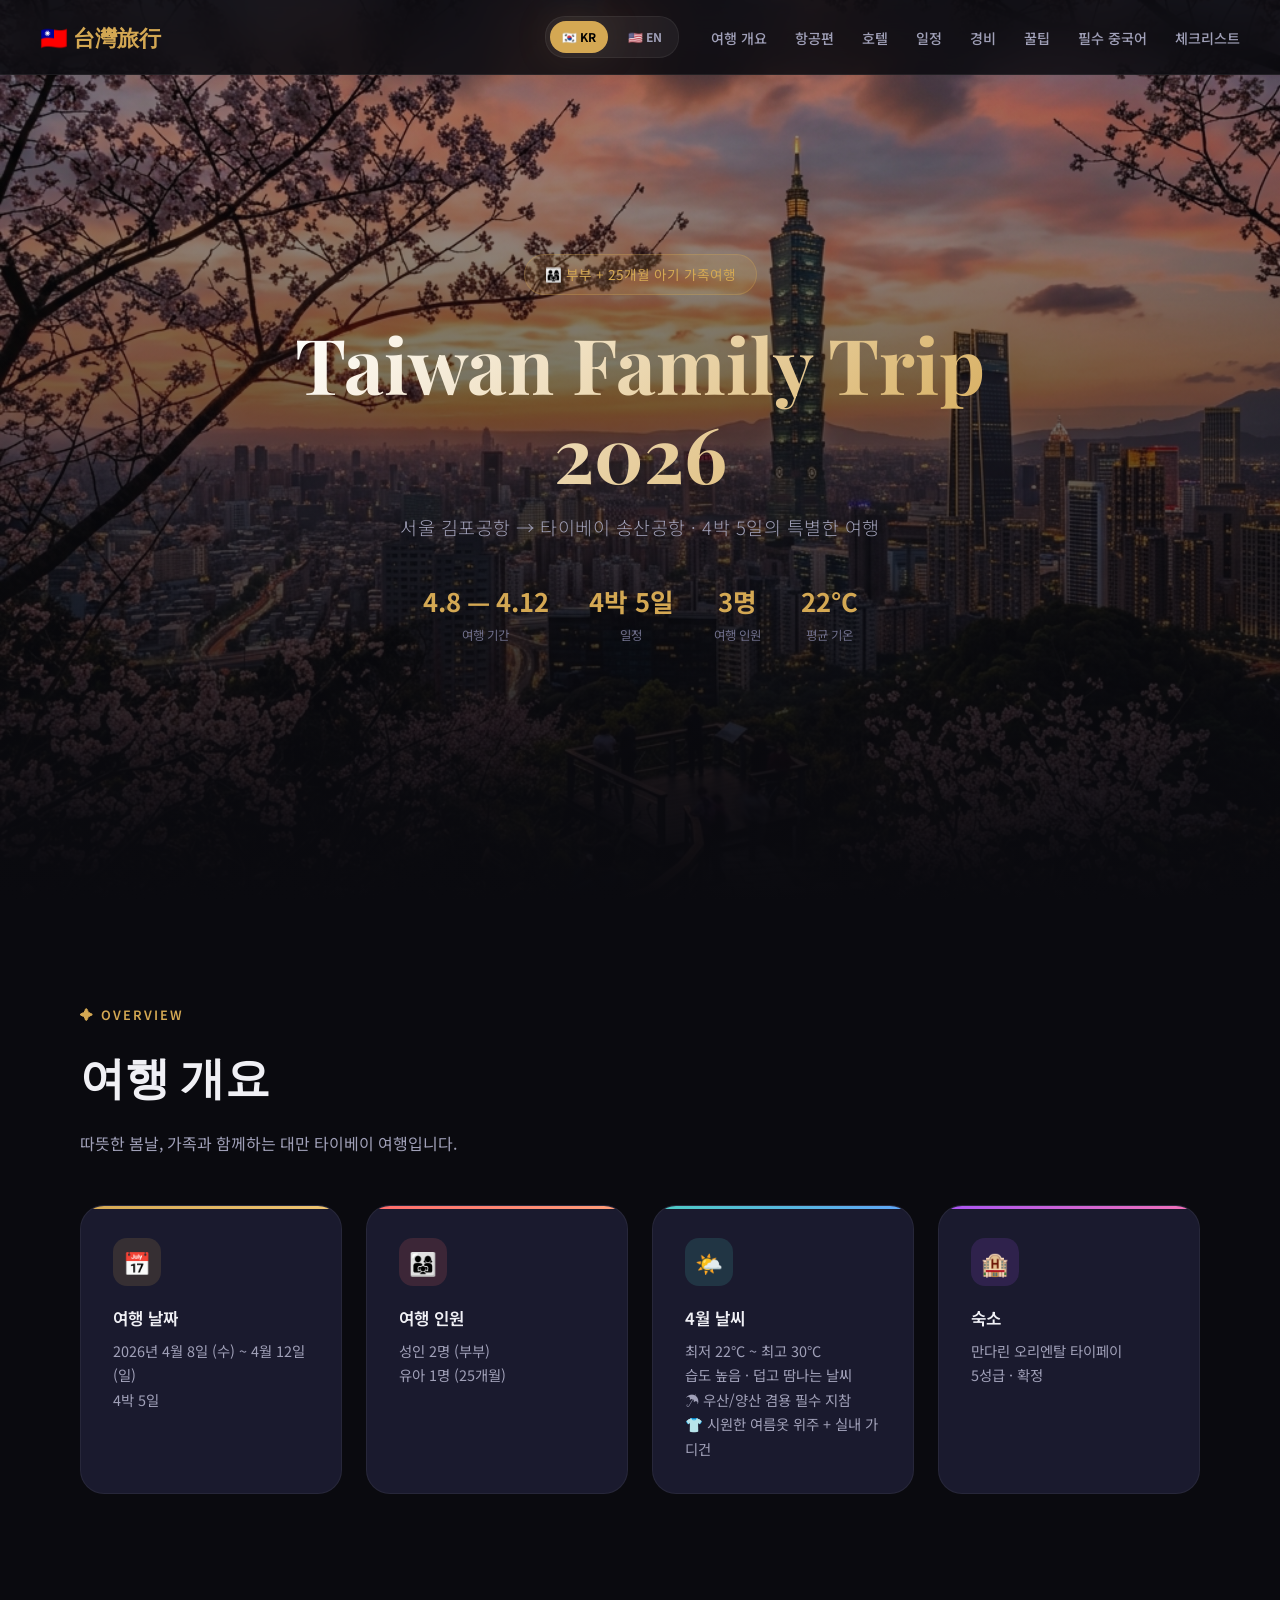
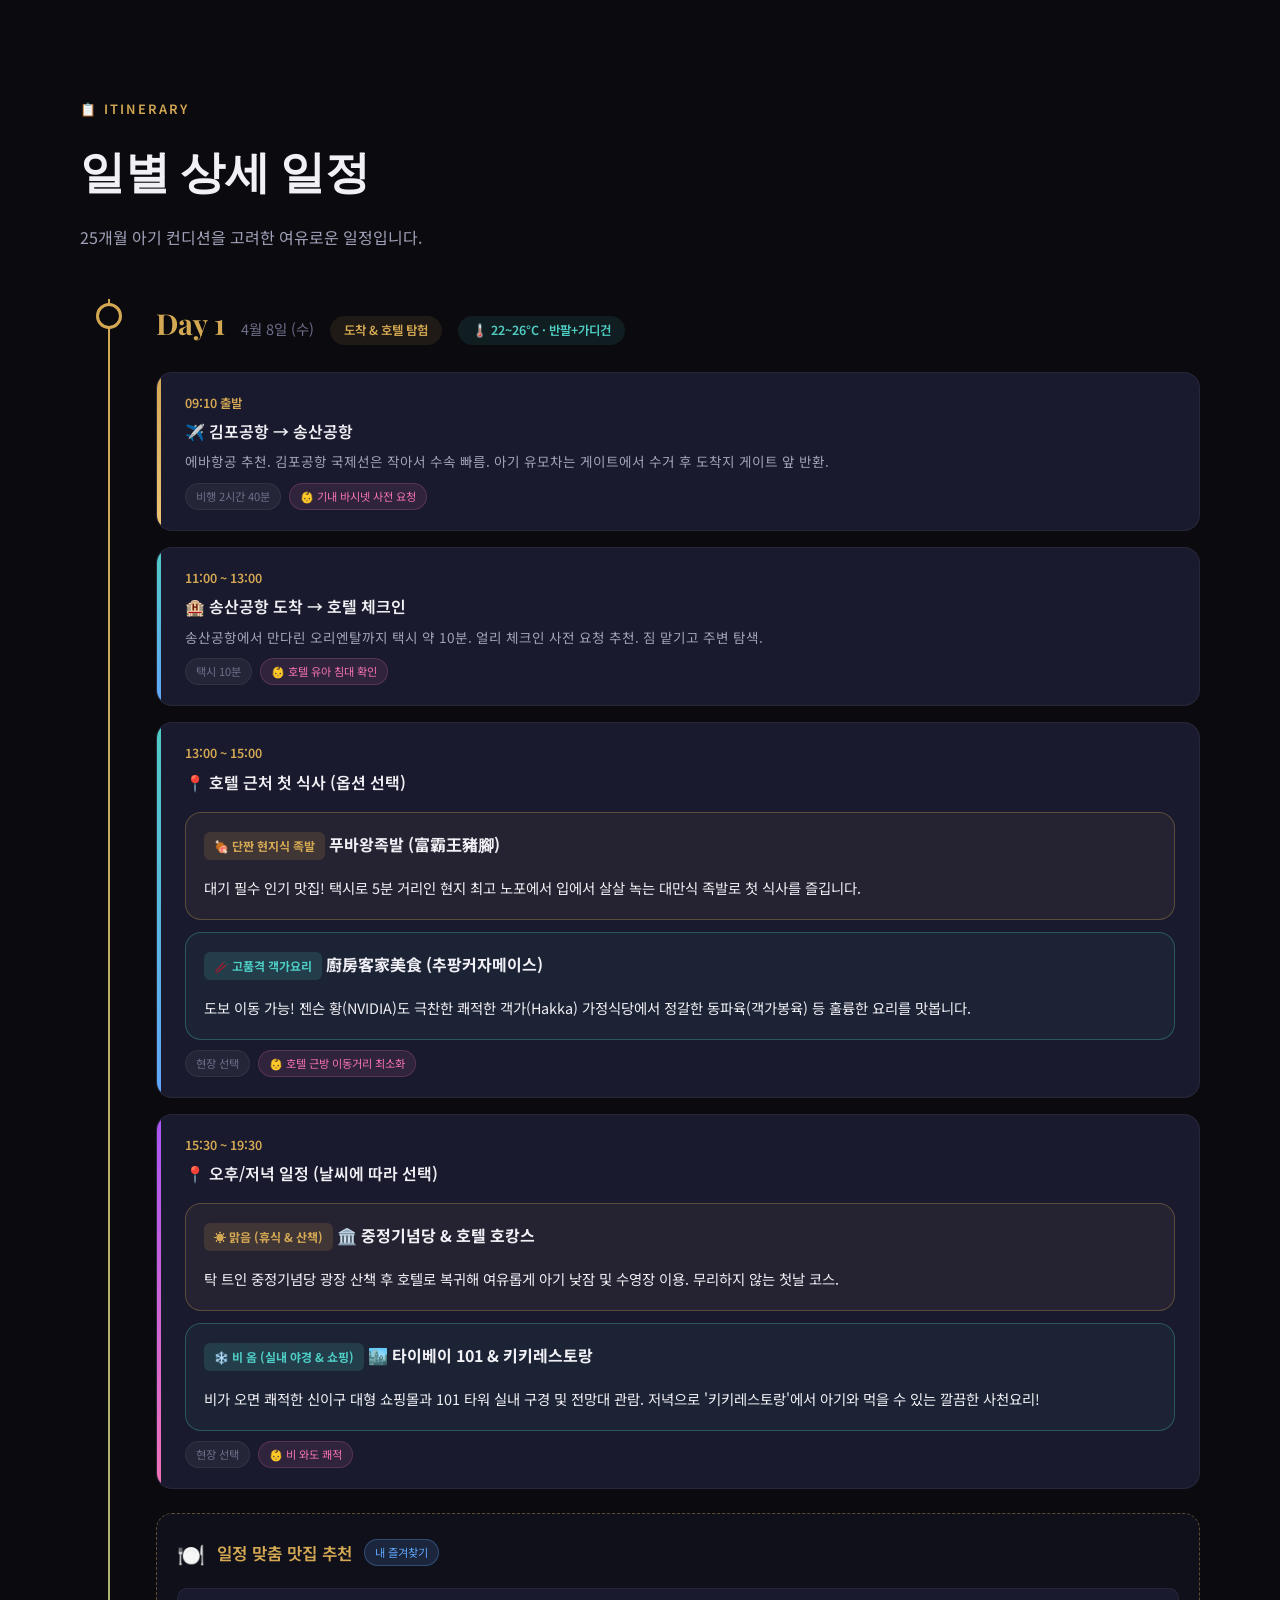
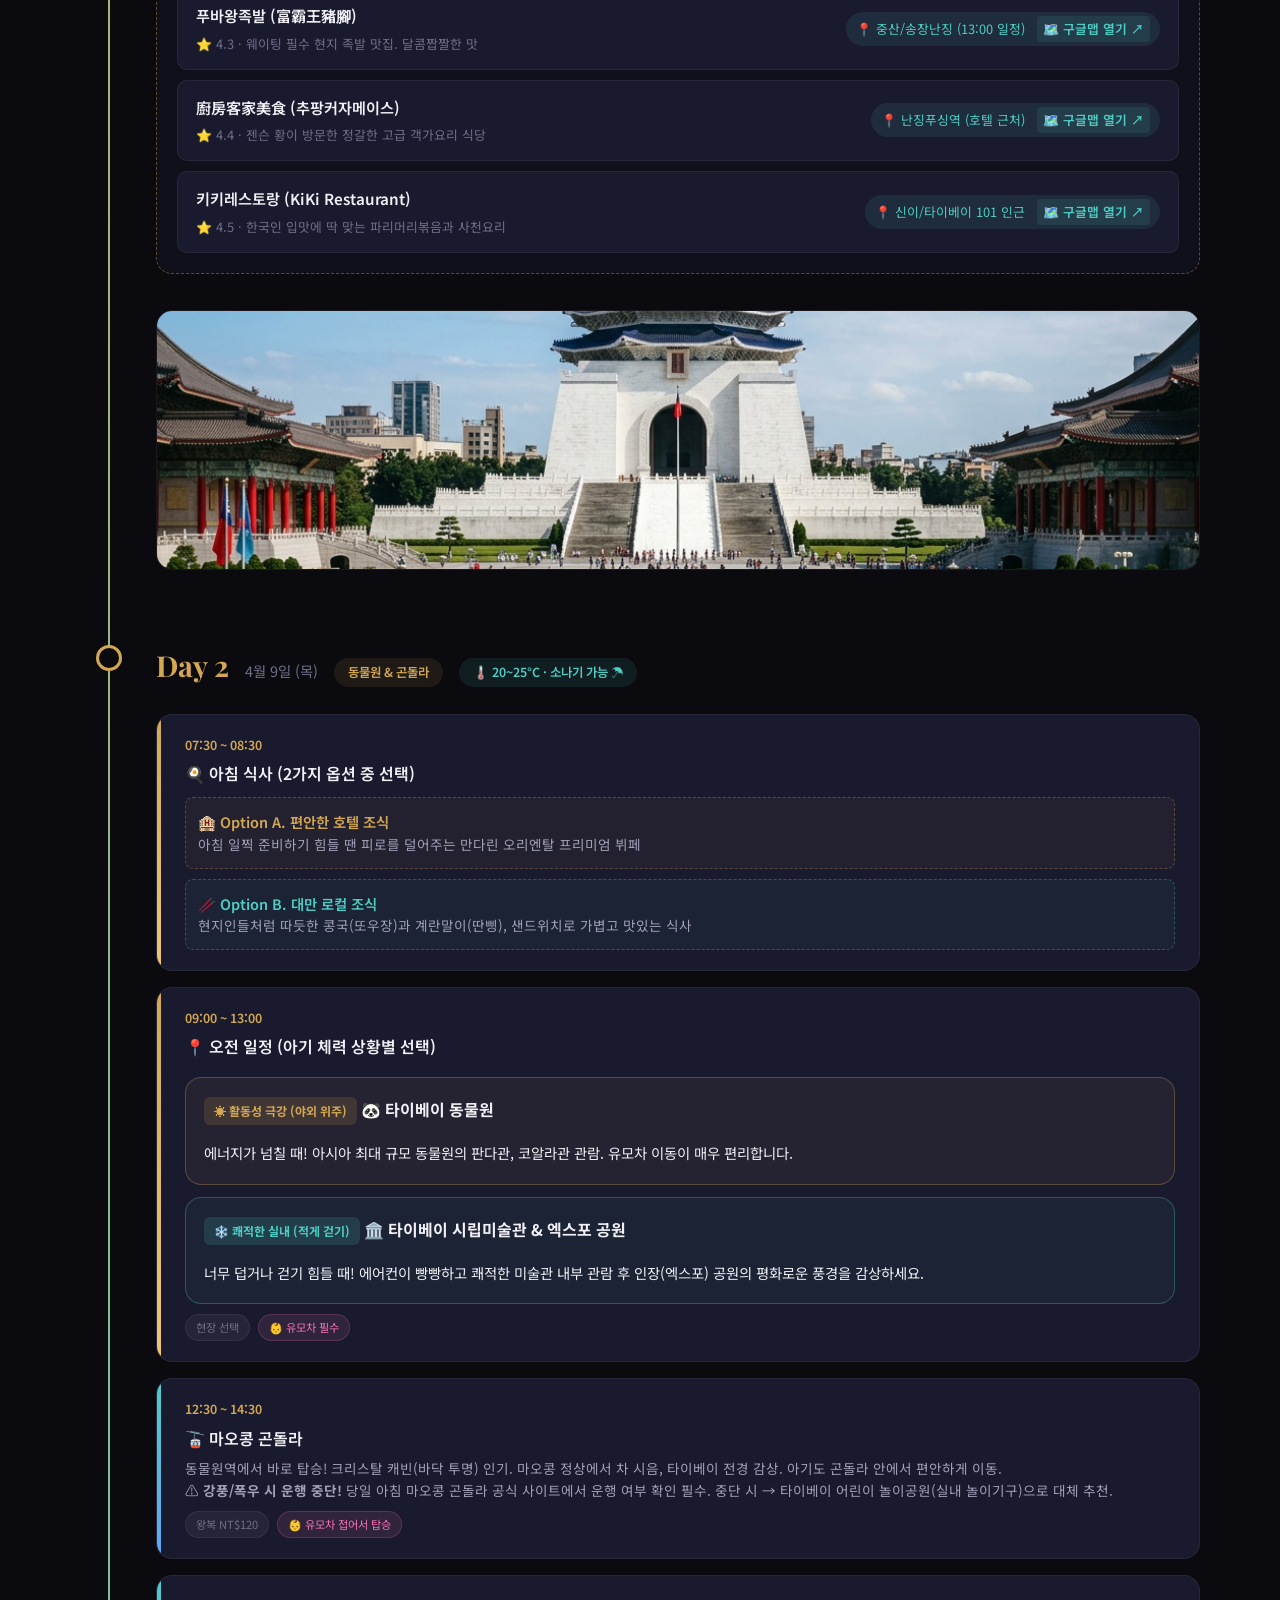
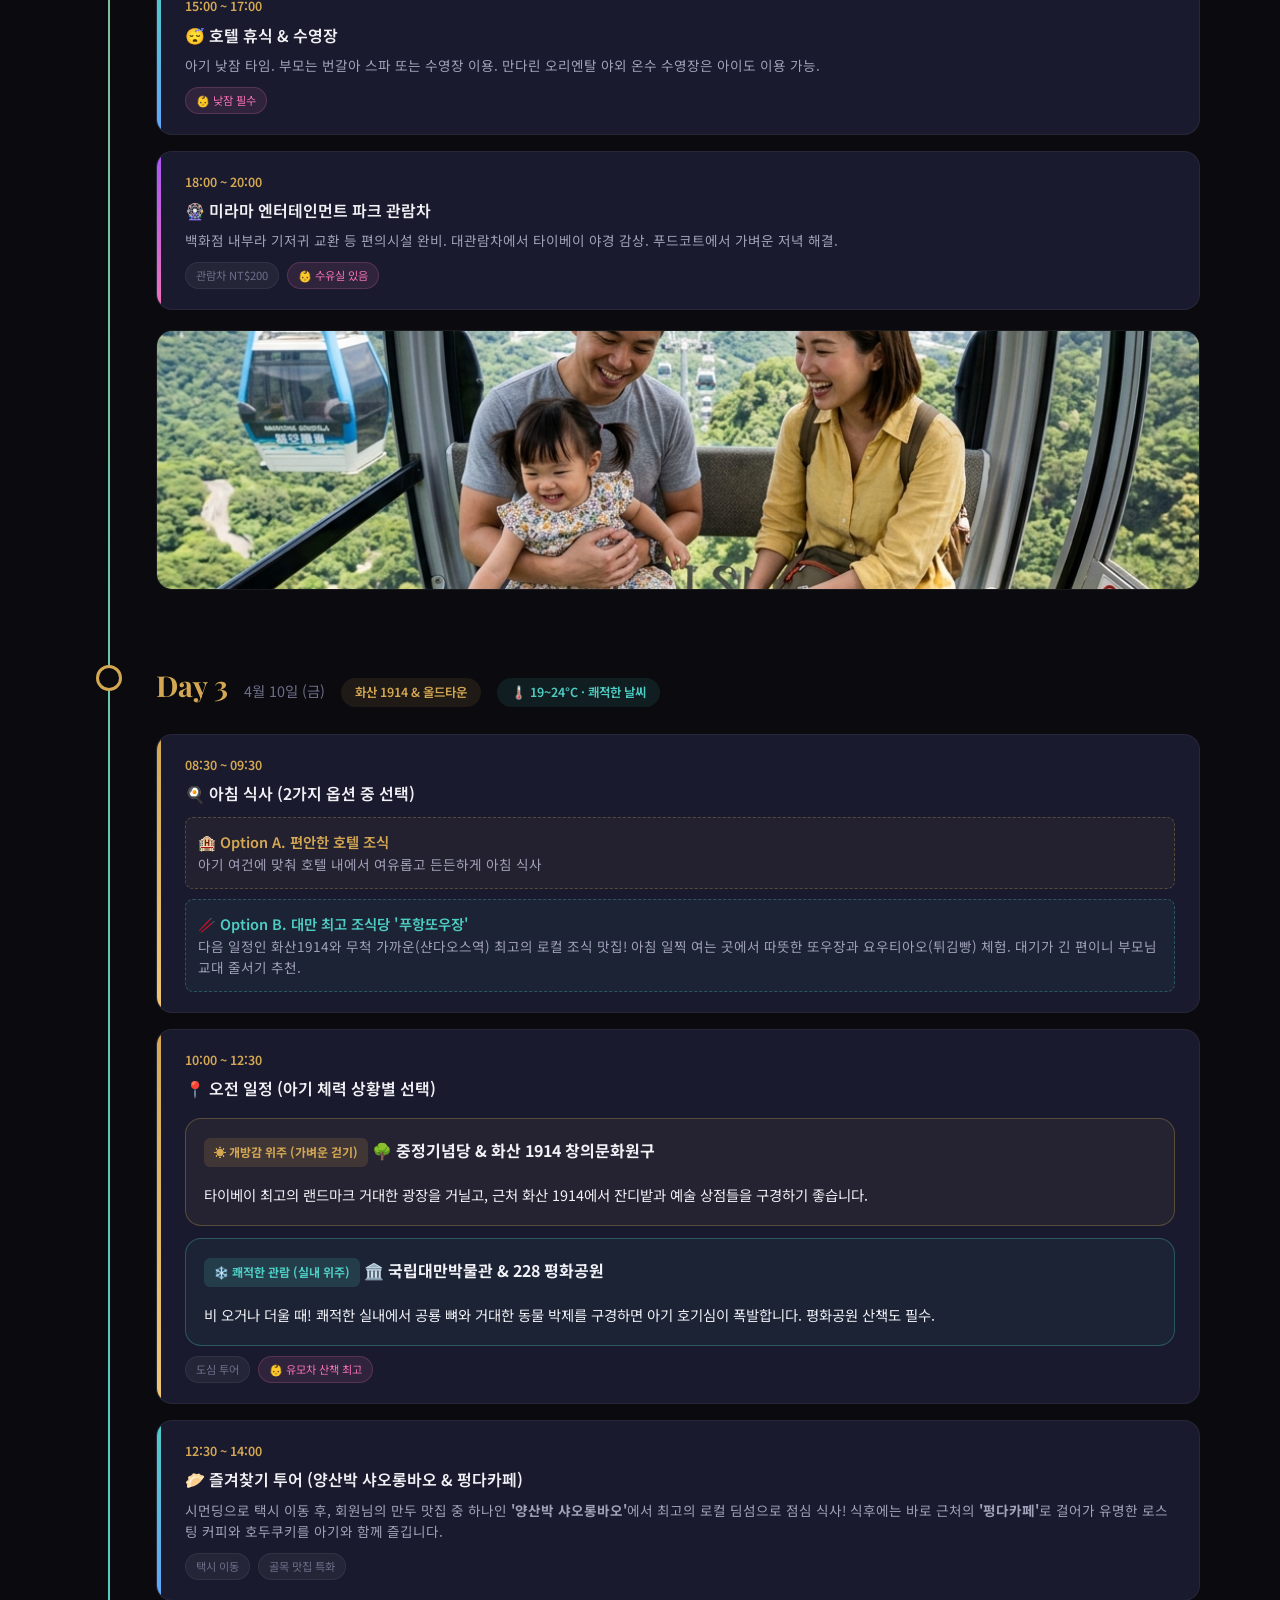
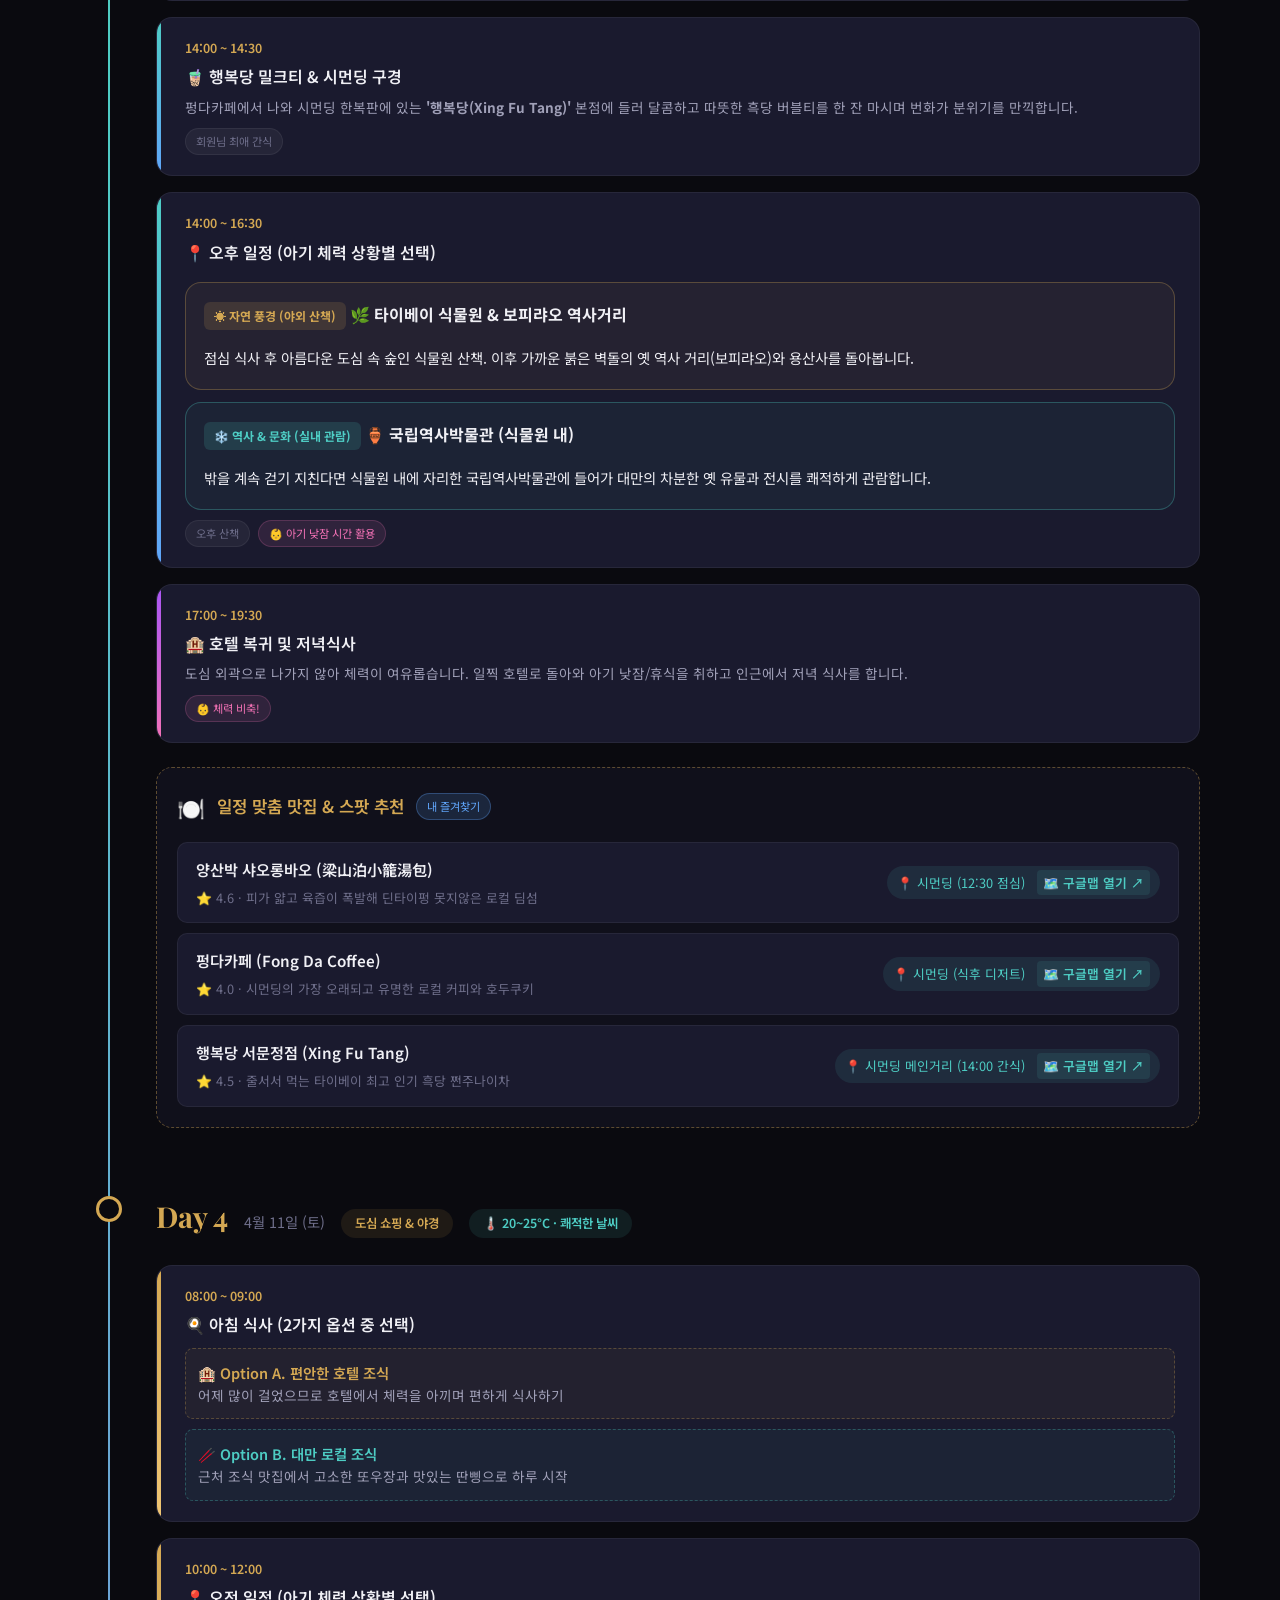
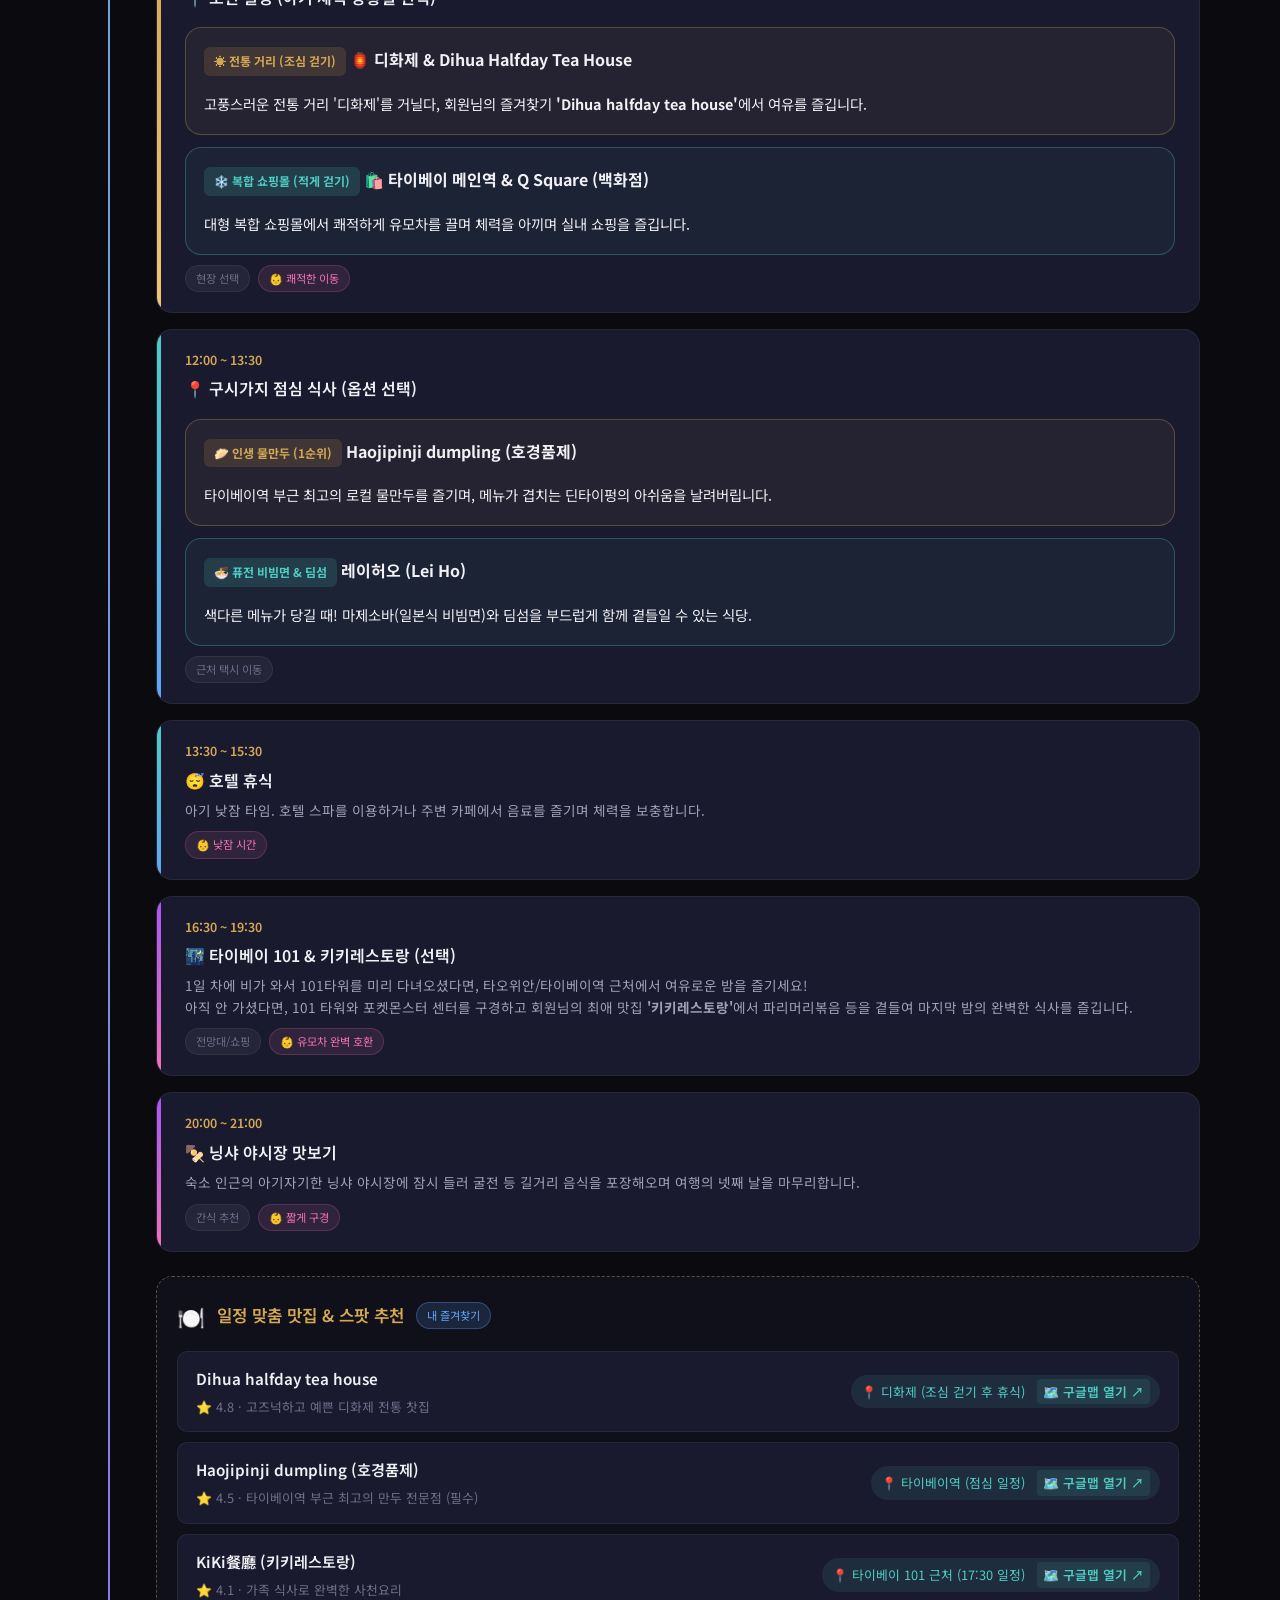
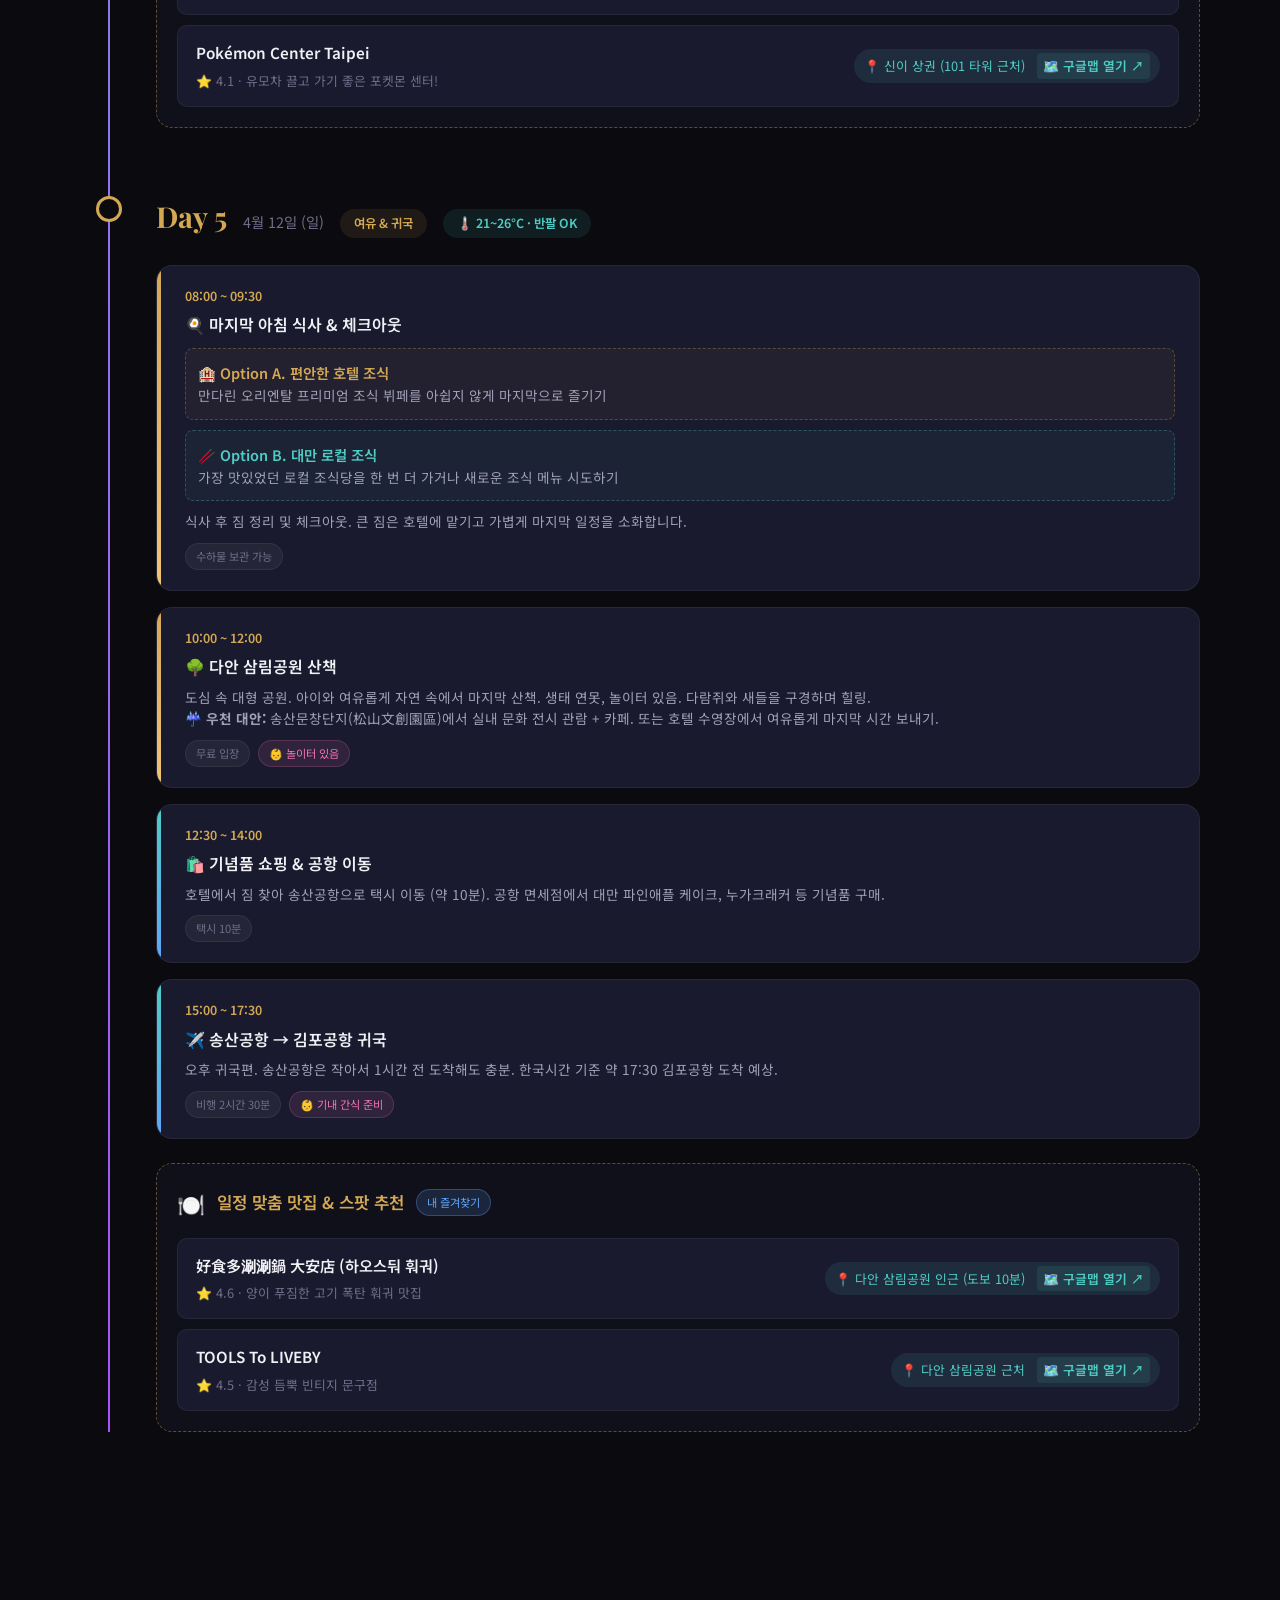
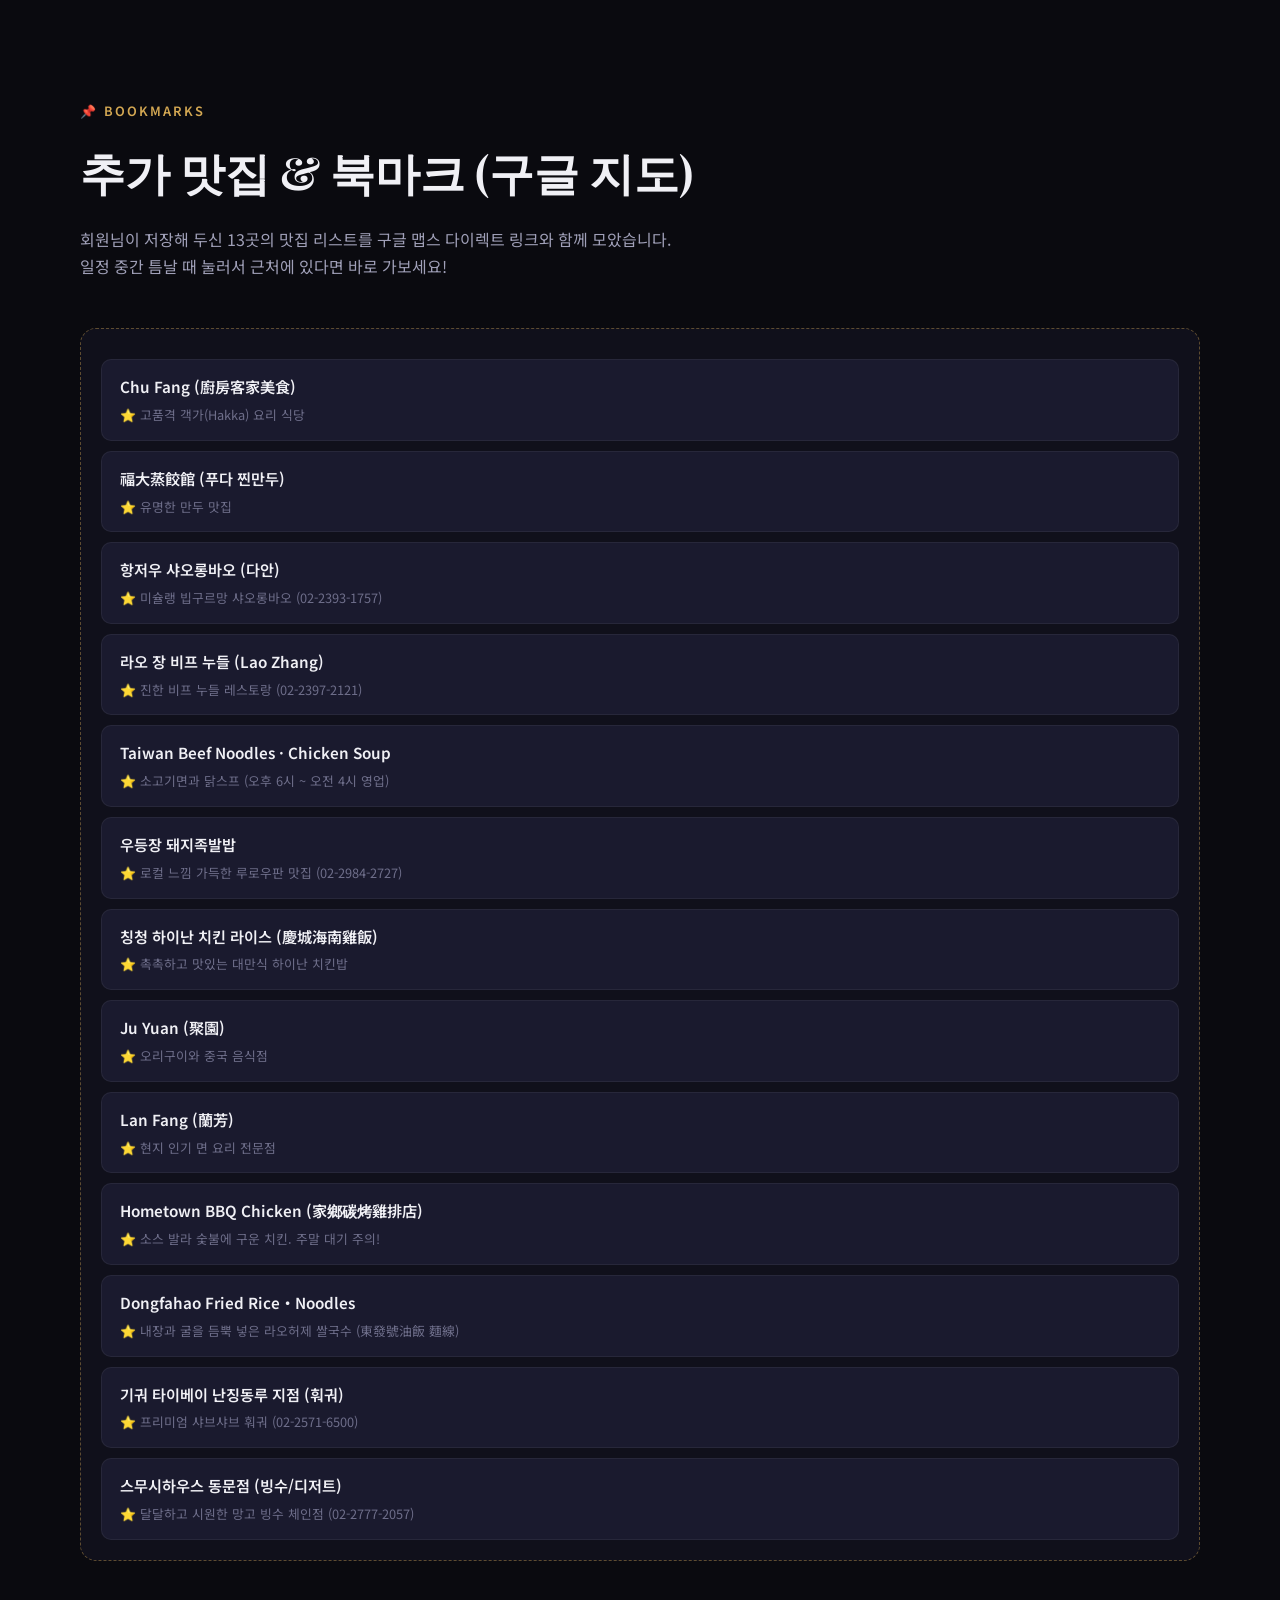
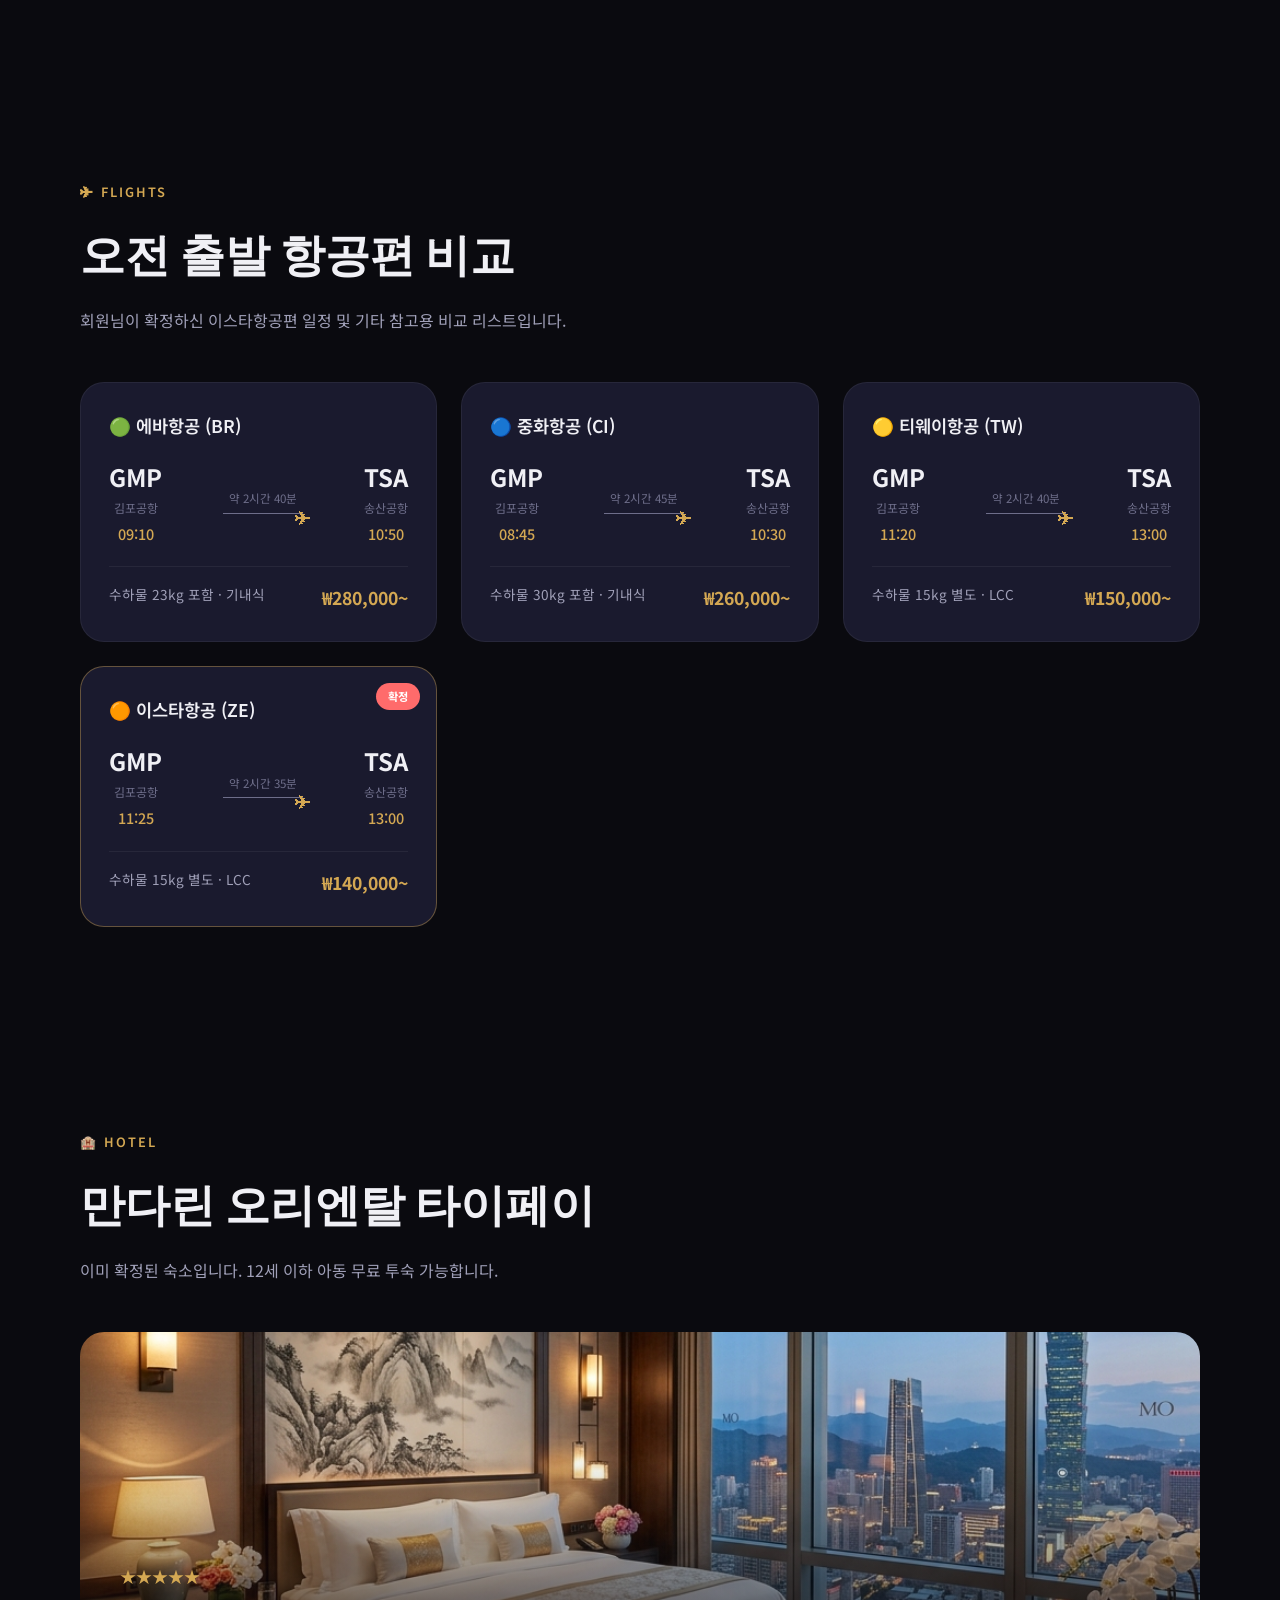
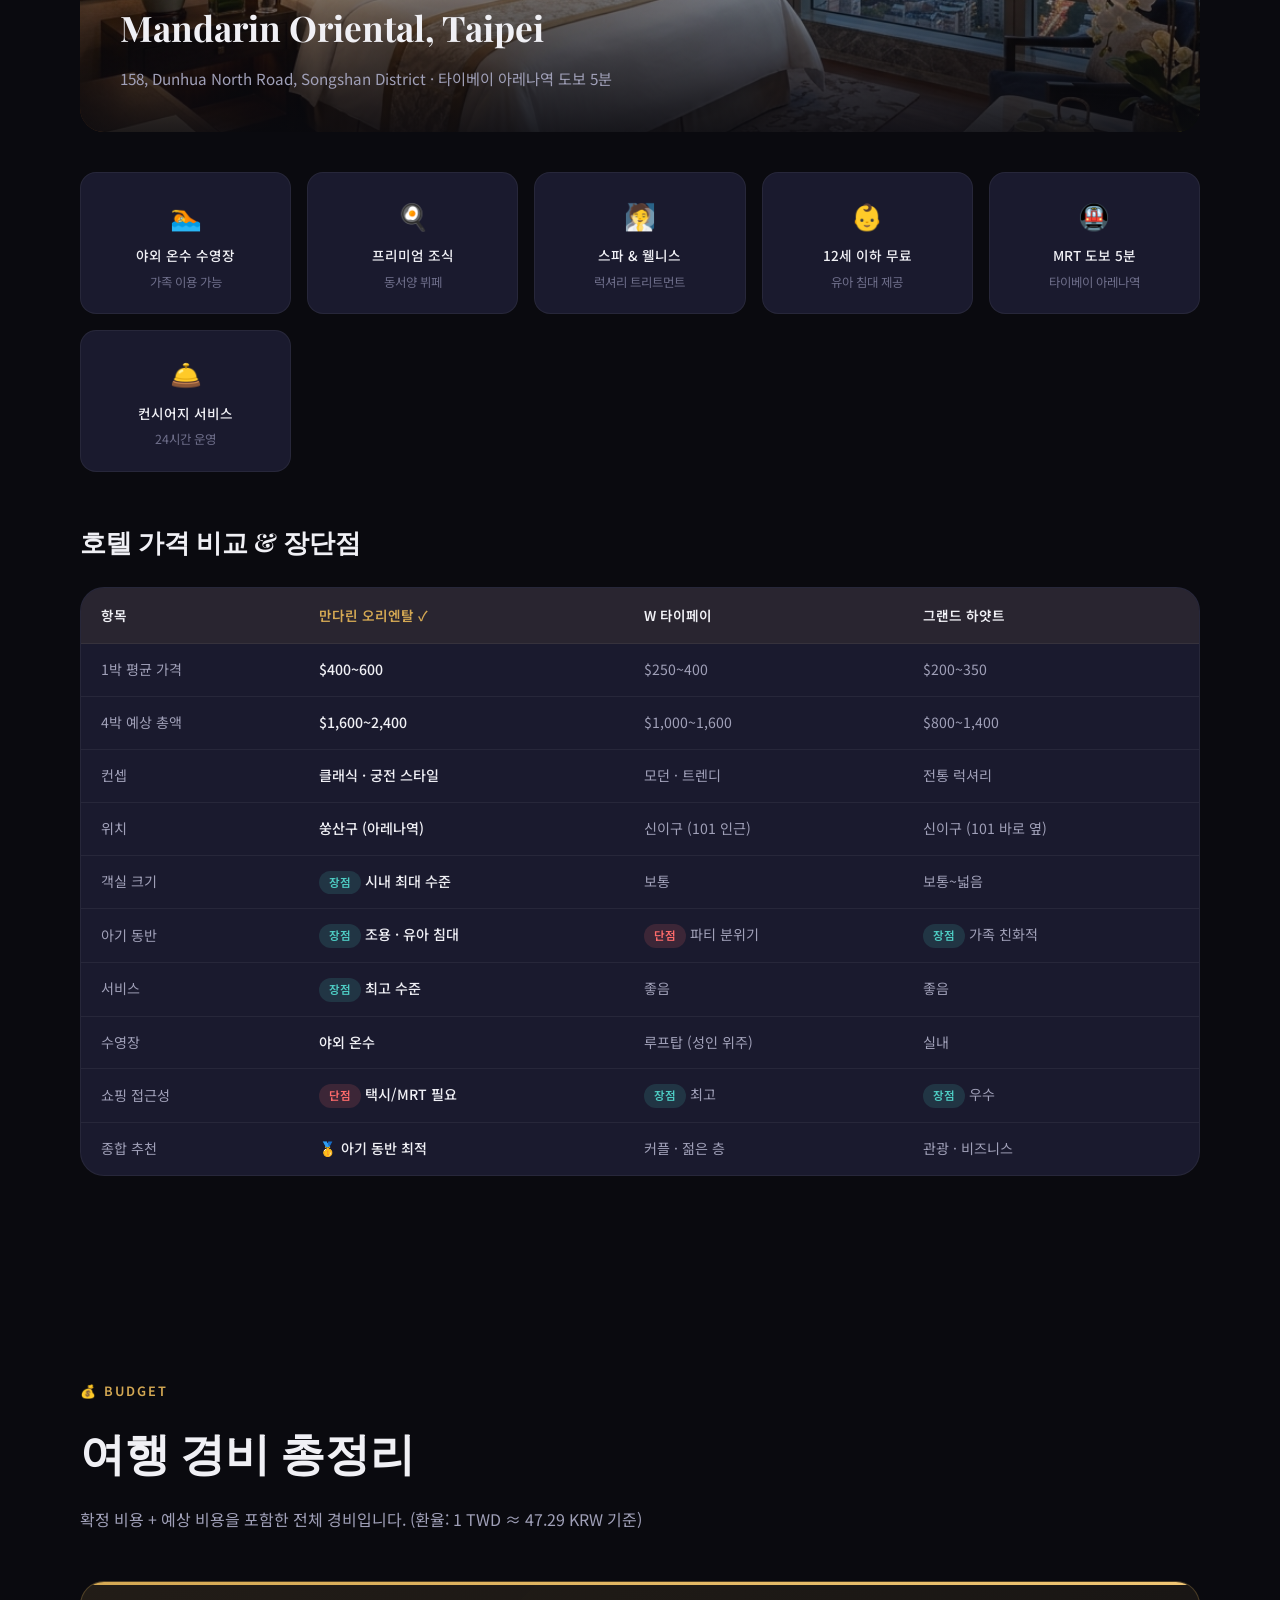
<file: index.html>
<!DOCTYPE html>
<html lang="ko">
<head>
  <meta charset="UTF-8">
  <meta name="viewport" content="width=device-width, initial-scale=1.0">
  <meta name="description" content="2026년 4월 8일~12일 서울 김포공항에서 대만 송산공항 가족여행 일정표. 부부 + 25개월 아기와 함께하는 완벽한 타이베이 여행.">
  <title>台灣旅行 — 우리 가족의 대만 여행 일정</title>
  <link rel="stylesheet" href="style.css">
</head>
<body>

<!-- NAV -->
<nav class="nav" id="nav">
  <div class="nav-logo">🇹🇼 台灣旅行</div>
  <div class="lang-toggle">
    <a href="index.html" class="lang-btn active">🇰🇷 KR</a>
    <a href="index_en.html" class="lang-btn">🇺🇸 EN</a>
  </div>
  <ul class="nav-links">
    <li><a href="#overview">여행 개요</a></li>
    <li><a href="#flights">항공편</a></li>
    <li><a href="#hotel">호텔</a></li>
    <li><a href="#itinerary">일정</a></li>
    <li><a href="#budget">경비</a></li>
    <li><a href="#tips">꿀팁</a></li>
    <li><a href="#language">필수 중국어</a></li>
    <li><a href="#checklist">체크리스트</a></li>
  </ul>
</nav>

<!-- HERO -->
<section class="hero">
  <div class="hero-bg"></div>
  <div class="hero-content">
    <div class="hero-badge">👨‍👩‍👧 부부 + 25개월 아기 가족여행</div>
    <h1 class="hero-title">Taiwan Family Trip<br>2026</h1>
    <p class="hero-sub">서울 김포공항 → 타이베이 송산공항 · 4박 5일의 특별한 여행</p>
    <div class="hero-stats">
      <div class="hero-stat"><div class="hero-stat-value">4.8 — 4.12</div><div class="hero-stat-label">여행 기간</div></div>
      <div class="hero-stat"><div class="hero-stat-value">4박 5일</div><div class="hero-stat-label">일정</div></div>
      <div class="hero-stat"><div class="hero-stat-value">3명</div><div class="hero-stat-label">여행 인원</div></div>
      <div class="hero-stat"><div class="hero-stat-value">22°C</div><div class="hero-stat-label">평균 기온</div></div>
    </div>
  </div>
</section>

<!-- OVERVIEW -->
<section class="section" id="overview">
  <div class="section-label animate-on-scroll">✦ OVERVIEW</div>
  <h2 class="section-title animate-on-scroll">여행 개요</h2>
  <p class="section-desc animate-on-scroll">따뜻한 봄날, 가족과 함께하는 대만 타이베이 여행입니다.</p>
  <div class="overview-grid">
    <div class="overview-card animate-on-scroll">
      <div class="ov-icon gold">📅</div>
      <div class="ov-title">여행 날짜</div>
      <div class="ov-value">2026년 4월 8일 (수) ~ 4월 12일 (일)<br>4박 5일</div>
    </div>
    <div class="overview-card animate-on-scroll">
      <div class="ov-icon coral">👨‍👩‍👧</div>
      <div class="ov-title">여행 인원</div>
      <div class="ov-value">성인 2명 (부부)<br>유아 1명 (25개월)</div>
    </div>
    <div class="overview-card animate-on-scroll">
      <div class="ov-icon teal">🌤️</div>
      <div class="ov-title">4월 날씨</div>
      <div class="ov-value">최저 22°C ~ 최고 30°C<br>습도 높음 · 덥고 땀나는 날씨<br>☂️ 우산/양산 겸용 필수 지참<br>👕 시원한 여름옷 위주 + 실내 가디건</div>
    </div>
    <div class="overview-card animate-on-scroll">
      <div class="ov-icon purple">🏨</div>
      <div class="ov-title">숙소</div>
      <div class="ov-value">만다린 오리엔탈 타이페이<br>5성급 · 확정</div>
    </div>
  </div>
</section>

<!-- ITINERARY -->
<section class="section" id="itinerary">
  <div class="section-label animate-on-scroll">📋 ITINERARY</div>
  <h2 class="section-title animate-on-scroll">일별 상세 일정</h2>
  <p class="section-desc animate-on-scroll">25개월 아기 컨디션을 고려한 여유로운 일정입니다.</p>

  <div class="timeline">

    <!-- DAY 1 -->
    <div class="day-block animate-on-scroll">
      <div class="day-dot"></div>
      <div class="day-header">
        <span class="day-number">Day 1</span>
        <span class="day-date">4월 8일 (수)</span>
        <span class="day-theme">도착 & 호텔 탐험</span>
        <span class="day-theme" style="background:rgba(78,205,196,0.1);color:#4ecdc4;">🌡️ 22~26°C · 반팔+가디건</span>
      </div>
      <div class="schedule-cards">
        <div class="schedule-card">
          <div class="schedule-time-bar morning"></div>
          <div class="schedule-body">
            <div class="schedule-time">09:10 출발</div>
            <div class="schedule-title">✈️ 김포공항 → 송산공항</div>
            <div class="schedule-desc">에바항공 추천. 김포공항 국제선은 작아서 수속 빠름. 아기 유모차는 게이트에서 수거 후 도착지 게이트 앞 반환.</div>
            <div class="schedule-tags">
              <span class="schedule-tag">비행 2시간 40분</span>
              <span class="schedule-tag baby">👶 기내 바시넷 사전 요청</span>
            </div>
          </div>
        </div>
        <div class="schedule-card">
          <div class="schedule-time-bar afternoon"></div>
          <div class="schedule-body">
            <div class="schedule-time">11:00 ~ 13:00</div>
            <div class="schedule-title">🏨 송산공항 도착 → 호텔 체크인</div>
            <div class="schedule-desc">송산공항에서 만다린 오리엔탈까지 택시 약 10분. 얼리 체크인 사전 요청 추천. 짐 맡기고 주변 탐색.</div>
            <div class="schedule-tags">
              <span class="schedule-tag">택시 10분</span>
              <span class="schedule-tag baby">👶 호텔 유아 침대 확인</span>
            </div>
          </div>
        </div>
        <div class="schedule-card">
          <div class="schedule-time-bar afternoon"></div>
          <div class="schedule-body">
            <div class="schedule-time">13:00 ~ 15:00</div>
            <div class="schedule-title">📍 호텔 근처 첫 식사 (옵션 선택)</div>
            <div class="schedule-options">
              <div class="schedule-option-card outdoor">
                <div class="opt-badge">🍖 단짠 현지식 족발</div>
                <strong style="color:var(--text-primary);">푸바왕족발 (富霸王豬腳)</strong><br>
                <div style="font-size:0.9rem; margin-top:6px;">대기 필수 인기 맛집! 택시로 5분 거리인 현지 최고 노포에서 입에서 살살 녹는 대만식 족발로 첫 식사를 즐깁니다.</div>
              </div>
              <div class="schedule-option-card indoor">
                <div class="opt-badge">🥢 고품격 객가요리</div>
                <strong style="color:var(--text-primary);">廚房客家美食 (추팡커자메이스)</strong><br>
                <div style="font-size:0.9rem; margin-top:6px;">도보 이동 가능! 젠슨 황(NVIDIA)도 극찬한 쾌적한 객가(Hakka) 가정식당에서 정갈한 동파육(객가봉육) 등 훌륭한 요리를 맛봅니다.</div>
              </div>
            </div>
            <div class="schedule-tags">
              <span class="schedule-tag">현장 선택</span>
              <span class="schedule-tag baby">👶 호텔 근방 이동거리 최소화</span>
            </div>
          </div>
        </div>
        <div class="schedule-card">
          <div class="schedule-time-bar evening"></div>
          <div class="schedule-body">
            <div class="schedule-time">15:30 ~ 19:30</div>
            <div class="schedule-title">📍 오후/저녁 일정 (날씨에 따라 선택)</div>
            <div class="schedule-options">
              <div class="schedule-option-card outdoor">
                <div class="opt-badge">☀️ 맑음 (휴식 & 산책)</div>
                <strong style="color:var(--text-primary);">🏛️ 중정기념당 & 호텔 호캉스</strong><br>
                <div style="font-size:0.9rem; margin-top:6px;">탁 트인 중정기념당 광장 산책 후 호텔로 복귀해 여유롭게 아기 낮잠 및 수영장 이용. 무리하지 않는 첫날 코스.</div>
              </div>
              <div class="schedule-option-card indoor">
                <div class="opt-badge">❄️ 비 옴 (실내 야경 & 쇼핑)</div>
                <strong style="color:var(--text-primary);">🏙️ 타이베이 101 & 키키레스토랑</strong><br>
                <div style="font-size:0.9rem; margin-top:6px;">비가 오면 쾌적한 신이구 대형 쇼핑몰과 101 타워 실내 구경 및 전망대 관람. 저녁으로 '키키레스토랑'에서 아기와 먹을 수 있는 깔끔한 사천요리!</div>
              </div>
            </div>
            <div class="schedule-tags">
              <span class="schedule-tag">현장 선택</span>
              <span class="schedule-tag baby">👶 비 와도 쾌적</span>
            </div>
          </div>
        </div>
      </div>

      <div class="restaurant-recommendation animate-on-scroll">
        <div class="rest-header">
          <div class="rest-icon">🍽️</div>
          <div class="rest-title">일정 맞춤 맛집 추천</div>
          <div class="rest-badge">내 즐겨찾기</div>
        </div>
        <div class="rest-list">
          <a href="https://maps.google.com/?q=Fu+Ba+Wang+Pig%27s+Trotters" target="_blank" class="rest-item">
            <div class="rest-item-info">
              <div class="rest-name">푸바왕족발 (富霸王豬腳)</div>
              <div class="rest-desc">⭐ 4.3 · 웨이팅 필수 현지 족발 맛집. 달콤짭짤한 맛</div>
            </div>
            <div class="rest-loc">📍 중산/송장난징 (13:00 일정) <span style="display:inline-block; color:#4ecdc4; font-size:0.8rem; margin-left:8px; font-weight:600; padding:2px 6px; background:rgba(78,205,196,0.1); border-radius:4px;">🗺️ 구글맵 열기 ↗</span></div>
          </a>
          <a href="https://maps.app.goo.gl/NcswWm66fxqAJ9tE9?g_st=ic" target="_blank" class="rest-item">
            <div class="rest-item-info">
              <div class="rest-name">廚房客家美食 (추팡커자메이스)</div>
              <div class="rest-desc">⭐ 4.4 · 젠슨 황이 방문한 정갈한 고급 객가요리 식당</div>
            </div>
            <div class="rest-loc">📍 난징푸싱역 (호텔 근처) <span style="display:inline-block; color:#4ecdc4; font-size:0.8rem; margin-left:8px; font-weight:600; padding:2px 6px; background:rgba(78,205,196,0.1); border-radius:4px;">🗺️ 구글맵 열기 ↗</span></div>
          </a>
          <a href="https://maps.google.com/?q=KiKi+Restaurant" target="_blank" class="rest-item">
            <div class="rest-item-info">
              <div class="rest-name">키키레스토랑 (KiKi Restaurant)</div>
              <div class="rest-desc">⭐ 4.5 · 한국인 입맛에 딱 맞는 파리머리볶음과 사천요리</div>
            </div>
            <div class="rest-loc">📍 신이/타이베이 101 인근 <span style="display:inline-block; color:#4ecdc4; font-size:0.8rem; margin-left:8px; font-weight:600; padding:2px 6px; background:rgba(78,205,196,0.1); border-radius:4px;">🗺️ 구글맵 열기 ↗</span></div>
          </a>
        </div>
      </div>

      <img src="images/cksmemorial.png" alt="중정기념당" class="day-image">
    </div>

    <!-- DAY 2 -->
    <div class="day-block animate-on-scroll">
      <div class="day-dot"></div>
      <div class="day-header">
        <span class="day-number">Day 2</span>
        <span class="day-date">4월 9일 (목)</span>
        <span class="day-theme">동물원 & 곤돌라</span>
        <span class="day-theme" style="background:rgba(78,205,196,0.1);color:#4ecdc4;">🌡️ 20~25°C · 소나기 가능 ☂️</span>
      </div>
      <div class="schedule-cards">
        <div class="schedule-card">
          <div class="schedule-time-bar morning"></div>
          <div class="schedule-body">
            <div class="schedule-time">07:30 ~ 08:30</div>
            <div class="schedule-title">🍳 아침 식사 (2가지 옵션 중 선택)</div>
            <div class="schedule-desc" style="display:flex; flex-direction:column; gap:10px; margin-top:10px;">
              <div style="background:rgba(212,168,83,0.05); border:1px dashed rgba(212,168,83,0.3); padding:12px; border-radius:8px;">
                <span style="color:var(--accent-gold); font-weight:600; font-size:0.9rem;">🏨 Option A. 편안한 호텔 조식</span><br>
                아침 일찍 준비하기 힘들 땐 피로를 덜어주는 만다린 오리엔탈 프리미엄 뷔페
              </div>
              <div style="background:rgba(78,205,196,0.05); border:1px dashed rgba(78,205,196,0.3); padding:12px; border-radius:8px;">
                <span style="color:var(--accent-teal); font-weight:600; font-size:0.9rem;">🥢 Option B. 대만 로컬 조식</span><br>
                현지인들처럼 따듯한 콩국(또우장)과 계란말이(딴삥), 샌드위치로 가볍고 맛있는 식사
              </div>
            </div>
          </div>
        </div>
        <div class="schedule-card">
          <div class="schedule-time-bar morning"></div>
          <div class="schedule-body">
            <div class="schedule-time">09:00 ~ 13:00</div>
            <div class="schedule-title">📍 오전 일정 (아기 체력 상황별 선택)</div>
            <div class="schedule-options">
              <div class="schedule-option-card outdoor">
                <div class="opt-badge">☀️ 활동성 극강 (야외 위주)</div>
                <strong style="color:var(--text-primary);">🐼 타이베이 동물원</strong><br>
                <div style="font-size:0.9rem; margin-top:6px;">에너지가 넘칠 때! 아시아 최대 규모 동물원의 판다관, 코알라관 관람. 유모차 이동이 매우 편리합니다.</div>
              </div>
              <div class="schedule-option-card indoor">
                <div class="opt-badge">❄️ 쾌적한 실내 (적게 걷기)</div>
                <strong style="color:var(--text-primary);">🏛️ 타이베이 시립미술관 & 엑스포 공원</strong><br>
                <div style="font-size:0.9rem; margin-top:6px;">너무 덥거나 걷기 힘들 때! 에어컨이 빵빵하고 쾌적한 미술관 내부 관람 후 인장(엑스포) 공원의 평화로운 풍경을 감상하세요.</div>
              </div>
            </div>
            <div class="schedule-tags">
              <span class="schedule-tag">현장 선택</span>
              <span class="schedule-tag baby">👶 유모차 필수</span>
            </div>
          </div>
        </div>
        <div class="schedule-card">
          <div class="schedule-time-bar afternoon"></div>
          <div class="schedule-body">
            <div class="schedule-time">12:30 ~ 14:30</div>
            <div class="schedule-title">🚡 마오콩 곤돌라</div>
            <div class="schedule-desc">동물원역에서 바로 탑승! 크리스탈 캐빈(바닥 투명) 인기. 마오콩 정상에서 차 시음, 타이베이 전경 감상. 아기도 곤돌라 안에서 편안하게 이동.<br>⚠️ <strong>강풍/폭우 시 운행 중단!</strong> 당일 아침 마오콩 곤돌라 공식 사이트에서 운행 여부 확인 필수. 중단 시 → 타이베이 어린이 놀이공원(실내 놀이기구)으로 대체 추천.</div>
            <div class="schedule-tags">
              <span class="schedule-tag">왕복 NT$120</span>
              <span class="schedule-tag baby">👶 유모차 접어서 탑승</span>
            </div>
          </div>
        </div>
        <div class="schedule-card">
          <div class="schedule-time-bar afternoon"></div>
          <div class="schedule-body">
            <div class="schedule-time">15:00 ~ 17:00</div>
            <div class="schedule-title">😴 호텔 휴식 & 수영장</div>
            <div class="schedule-desc">아기 낮잠 타임. 부모는 번갈아 스파 또는 수영장 이용. 만다린 오리엔탈 야외 온수 수영장은 아이도 이용 가능.</div>
            <div class="schedule-tags">
              <span class="schedule-tag baby">👶 낮잠 필수</span>
            </div>
          </div>
        </div>
        <div class="schedule-card">
          <div class="schedule-time-bar evening"></div>
          <div class="schedule-body">
            <div class="schedule-time">18:00 ~ 20:00</div>
            <div class="schedule-title">🎡 미라마 엔터테인먼트 파크 관람차</div>
            <div class="schedule-desc">백화점 내부라 기저귀 교환 등 편의시설 완비. 대관람차에서 타이베이 야경 감상. 푸드코트에서 가벼운 저녁 해결.</div>
            <div class="schedule-tags">
              <span class="schedule-tag">관람차 NT$200</span>
              <span class="schedule-tag baby">👶 수유실 있음</span>
            </div>
          </div>
        </div>
      </div>

      <img src="images/maokong_gondola.png" alt="마오콩 곤돌라" class="day-image">
    </div>

    <!-- DAY 3 -->
    <div class="day-block animate-on-scroll">
      <div class="day-dot"></div>
      <div class="day-header">
        <span class="day-number">Day 3</span>
        <span class="day-date">4월 10일 (금)</span>
        <span class="day-theme">화산 1914 & 올드타운</span>
        <span class="day-theme" style="background:rgba(78,205,196,0.1);color:#4ecdc4;">🌡️ 19~24°C · 쾌적한 날씨</span>
      </div>
      <div class="schedule-cards">
        <div class="schedule-card">
          <div class="schedule-time-bar morning"></div>
          <div class="schedule-body">
            <div class="schedule-time">08:30 ~ 09:30</div>
            <div class="schedule-title">🍳 아침 식사 (2가지 옵션 중 선택)</div>
            <div class="schedule-desc" style="display:flex; flex-direction:column; gap:10px; margin-top:10px;">
              <div style="background:rgba(212,168,83,0.05); border:1px dashed rgba(212,168,83,0.3); padding:12px; border-radius:8px;">
                <span style="color:var(--accent-gold); font-weight:600; font-size:0.9rem;">🏨 Option A. 편안한 호텔 조식</span><br>
                아기 여건에 맞춰 호텔 내에서 여유롭고 든든하게 아침 식사
              </div>
              <div style="background:rgba(78,205,196,0.05); border:1px dashed rgba(78,205,196,0.3); padding:12px; border-radius:8px;">
                <span style="color:var(--accent-teal); font-weight:600; font-size:0.9rem;">🥢 Option B. 대만 최고 조식당 '푸항또우장'</span><br>
                다음 일정인 화산1914와 무척 가까운(샨다오스역) 최고의 로컬 조식 맛집! 아침 일찍 여는 곳에서 따뜻한 또우장과 요우티아오(튀김빵) 체험. 대기가 긴 편이니 부모님 교대 줄서기 추천.
              </div>
            </div>
          </div>
        </div>
        <div class="schedule-card">
          <div class="schedule-time-bar morning"></div>
          <div class="schedule-body">
            <div class="schedule-time">10:00 ~ 12:30</div>
            <div class="schedule-title">📍 오전 일정 (아기 체력 상황별 선택)</div>
            <div class="schedule-options">
              <div class="schedule-option-card outdoor">
                <div class="opt-badge">☀️ 개방감 위주 (가벼운 걷기)</div>
                <strong style="color:var(--text-primary);">🌳 중정기념당 & 화산 1914 창의문화원구</strong><br>
                <div style="font-size:0.9rem; margin-top:6px;">타이베이 최고의 랜드마크 거대한 광장을 거닐고, 근처 화산 1914에서 잔디밭과 예술 상점들을 구경하기 좋습니다.</div>
              </div>
              <div class="schedule-option-card indoor">
                <div class="opt-badge">❄️ 쾌적한 관람 (실내 위주)</div>
                <strong style="color:var(--text-primary);">🏛️ 국립대만박물관 & 228 평화공원</strong><br>
                <div style="font-size:0.9rem; margin-top:6px;">비 오거나 더울 때! 쾌적한 실내에서 공룡 뼈와 거대한 동물 박제를 구경하면 아기 호기심이 폭발합니다. 평화공원 산책도 필수.</div>
              </div>
            </div>
            <div class="schedule-tags">
              <span class="schedule-tag">도심 투어</span>
              <span class="schedule-tag baby">👶 유모차 산책 최고</span>
            </div>
          </div>
        </div>
        <div class="schedule-card">
          <div class="schedule-time-bar afternoon"></div>
          <div class="schedule-body">
            <div class="schedule-time">12:30 ~ 14:00</div>
            <div class="schedule-title">🥟 즐겨찾기 투어 (양산박 샤오롱바오 & 펑다카페)</div>
            <div class="schedule-desc">시먼딩으로 택시 이동 후, 회원님의 만두 맛집 중 하나인 <strong>'양산박 샤오롱바오'</strong>에서 최고의 로컬 딤섬으로 점심 식사! 식후에는 바로 근처의 <strong>'펑다카페'</strong>로 걸어가 유명한 로스팅 커피와 호두쿠키를 아기와 함께 즐깁니다.</div>
            <div class="schedule-tags"><span class="schedule-tag">택시 이동</span><span class="schedule-tag">골목 맛집 특화</span></div>
          </div>
        </div>
        <div class="schedule-card">
          <div class="schedule-time-bar afternoon"></div>
          <div class="schedule-body">
            <div class="schedule-time">14:00 ~ 14:30</div>
            <div class="schedule-title">🧋 행복당 밀크티 & 시먼딩 구경</div>
            <div class="schedule-desc">펑다카페에서 나와 시먼딩 한복판에 있는 <strong>'행복당(Xing Fu Tang)'</strong> 본점에 들러 달콤하고 따뜻한 흑당 버블티를 한 잔 마시며 번화가 분위기를 만끽합니다.</div>
            <div class="schedule-tags"><span class="schedule-tag">회원님 최애 간식</span></div>
          </div>
        </div>
        <div class="schedule-card">
          <div class="schedule-time-bar afternoon"></div>
          <div class="schedule-body">
            <div class="schedule-time">14:00 ~ 16:30</div>
            <div class="schedule-title">📍 오후 일정 (아기 체력 상황별 선택)</div>
            <div class="schedule-options">
              <div class="schedule-option-card outdoor">
                <div class="opt-badge">☀️ 자연 풍경 (야외 산책)</div>
                <strong style="color:var(--text-primary);">🌿 타이베이 식물원 & 보피랴오 역사거리</strong><br>
                <div style="font-size:0.9rem; margin-top:6px;">점심 식사 후 아름다운 도심 속 숲인 식물원 산책. 이후 가까운 붉은 벽돌의 옛 역사 거리(보피랴오)와 용산사를 돌아봅니다.</div>
              </div>
              <div class="schedule-option-card indoor">
                <div class="opt-badge">❄️ 역사 & 문화 (실내 관람)</div>
                <strong style="color:var(--text-primary);">🏺 국립역사박물관 (식물원 내)</strong><br>
                <div style="font-size:0.9rem; margin-top:6px;">밖을 계속 걷기 지친다면 식물원 내에 자리한 국립역사박물관에 들어가 대만의 차분한 옛 유물과 전시를 쾌적하게 관람합니다.</div>
              </div>
            </div>
            <div class="schedule-tags">
              <span class="schedule-tag">오후 산책</span>
              <span class="schedule-tag baby">👶 아기 낮잠 시간 활용</span>
            </div>
          </div>
        </div>
        <div class="schedule-card">
          <div class="schedule-time-bar evening"></div>
          <div class="schedule-body">
            <div class="schedule-time">17:00 ~ 19:30</div>
            <div class="schedule-title">🏨 호텔 복귀 및 저녁식사</div>
            <div class="schedule-desc">도심 외곽으로 나가지 않아 체력이 여유롭습니다. 일찍 호텔로 돌아와 아기 낮잠/휴식을 취하고 인근에서 저녁 식사를 합니다.</div>
            <div class="schedule-tags"><span class="schedule-tag baby">👶 체력 비축!</span></div>
          </div>
        </div>
      </div>

      <div class="restaurant-recommendation animate-on-scroll">
        <div class="rest-header">
          <div class="rest-icon">🍽️</div>
          <div class="rest-title">일정 맞춤 맛집 & 스팟 추천</div>
          <div class="rest-badge">내 즐겨찾기</div>
        </div>
        <div class="rest-list">
          <a href="https://maps.google.com/?q=Liangshan+Po+Xiaolongbao" target="_blank" class="rest-item">
            <div class="rest-item-info">
              <div class="rest-name">양산박 샤오롱바오 (梁山泊小籠湯包)</div>
              <div class="rest-desc">⭐ 4.6 · 피가 얇고 육즙이 폭발해 딘타이펑 못지않은 로컬 딤섬</div>
            </div>
            <div class="rest-loc">📍 시먼딩 (12:30 점심) <span style="display:inline-block; color:#4ecdc4; font-size:0.8rem; margin-left:8px; font-weight:600; padding:2px 6px; background:rgba(78,205,196,0.1); border-radius:4px;">🗺️ 구글맵 열기 ↗</span></div>
          </a>
          <a href="https://maps.google.com/?q=Fong+Da+Coffee" target="_blank" class="rest-item">
            <div class="rest-item-info">
              <div class="rest-name">펑다카페 (Fong Da Coffee)</div>
              <div class="rest-desc">⭐ 4.0 · 시먼딩의 가장 오래되고 유명한 로컬 커피와 호두쿠키</div>
            </div>
            <div class="rest-loc">📍 시먼딩 (식후 디저트) <span style="display:inline-block; color:#4ecdc4; font-size:0.8rem; margin-left:8px; font-weight:600; padding:2px 6px; background:rgba(78,205,196,0.1); border-radius:4px;">🗺️ 구글맵 열기 ↗</span></div>
          </a>
          <a href="https://maps.google.com/?q=Xing+Fu+Tang+Ximending" target="_blank" class="rest-item">
            <div class="rest-item-info">
              <div class="rest-name">행복당 서문정점 (Xing Fu Tang)</div>
              <div class="rest-desc">⭐ 4.5 · 줄서서 먹는 타이베이 최고 인기 흑당 쩐주나이차</div>
            </div>
            <div class="rest-loc">📍 시먼딩 메인거리 (14:00 간식) <span style="display:inline-block; color:#4ecdc4; font-size:0.8rem; margin-left:8px; font-weight:600; padding:2px 6px; background:rgba(78,205,196,0.1); border-radius:4px;">🗺️ 구글맵 열기 ↗</span></div>
          </a>
        </div>
      </div>
    </div>

    <!-- DAY 4 -->
    <div class="day-block animate-on-scroll">
      <div class="day-dot"></div>
      <div class="day-header">
        <span class="day-number">Day 4</span>
        <span class="day-date">4월 11일 (토)</span>
        <span class="day-theme">도심 쇼핑 & 야경</span>
        <span class="day-theme" style="background:rgba(78,205,196,0.1);color:#4ecdc4;">🌡️ 20~25°C · 쾌적한 날씨</span>
      </div>
      <div class="schedule-cards">
        <div class="schedule-card">
          <div class="schedule-time-bar morning"></div>
          <div class="schedule-body">
            <div class="schedule-time">08:00 ~ 09:00</div>
            <div class="schedule-title">🍳 아침 식사 (2가지 옵션 중 선택)</div>
            <div class="schedule-desc" style="display:flex; flex-direction:column; gap:10px; margin-top:10px;">
              <div style="background:rgba(212,168,83,0.05); border:1px dashed rgba(212,168,83,0.3); padding:12px; border-radius:8px;">
                <span style="color:var(--accent-gold); font-weight:600; font-size:0.9rem;">🏨 Option A. 편안한 호텔 조식</span><br>
                어제 많이 걸었으므로 호텔에서 체력을 아끼며 편하게 식사하기
              </div>
              <div style="background:rgba(78,205,196,0.05); border:1px dashed rgba(78,205,196,0.3); padding:12px; border-radius:8px;">
                <span style="color:var(--accent-teal); font-weight:600; font-size:0.9rem;">🥢 Option B. 대만 로컬 조식</span><br>
                근처 조식 맛집에서 고소한 또우장과 맛있는 딴삥으로 하루 시작
              </div>
            </div>
          </div>
        </div>
        <div class="schedule-card">
          <div class="schedule-time-bar morning"></div>
          <div class="schedule-body">
            <div class="schedule-time">10:00 ~ 12:00</div>
            <div class="schedule-title">📍 오전 일정 (아기 체력 상황별 선택)</div>
            <div class="schedule-options">
              <div class="schedule-option-card outdoor">
                <div class="opt-badge">☀️ 전통 거리 (조심 걷기)</div>
                <strong style="color:var(--text-primary);">🏮 디화제 & Dihua Halfday Tea House</strong><br>
                <div style="font-size:0.9rem; margin-top:6px;">고풍스러운 전통 거리 '디화제'를 거닐다, 회원님의 즐겨찾기 <strong>'Dihua halfday tea house'</strong>에서 여유를 즐깁니다.</div>
              </div>
              <div class="schedule-option-card indoor">
                <div class="opt-badge">❄️ 복합 쇼핑몰 (적게 걷기)</div>
                <strong style="color:var(--text-primary);">🛍️ 타이베이 메인역 & Q Square (백화점)</strong><br>
                <div style="font-size:0.9rem; margin-top:6px;">대형 복합 쇼핑몰에서 쾌적하게 유모차를 끌며 체력을 아끼며 실내 쇼핑을 즐깁니다.</div>
              </div>
            </div>
            <div class="schedule-tags">
              <span class="schedule-tag">현장 선택</span>
              <span class="schedule-tag baby">👶 쾌적한 이동</span>
            </div>
          </div>
        </div>
        <div class="schedule-card">
          <div class="schedule-time-bar afternoon"></div>
          <div class="schedule-body">
            <div class="schedule-time">12:00 ~ 13:30</div>
            <div class="schedule-title">📍 구시가지 점심 식사 (옵션 선택)</div>
            <div class="schedule-options">
              <div class="schedule-option-card outdoor">
                <div class="opt-badge">🥟 인생 물만두 (1순위)</div>
                <strong style="color:var(--text-primary);">Haojipinji dumpling (호경품제)</strong><br>
                <div style="font-size:0.9rem; margin-top:6px;">타이베이역 부근 최고의 로컬 물만두를 즐기며, 메뉴가 겹치는 딘타이펑의 아쉬움을 날려버립니다.</div>
              </div>
              <div class="schedule-option-card indoor">
                <div class="opt-badge">🍜 퓨전 비빔면 & 딤섬</div>
                <strong style="color:var(--text-primary);">레이허오 (Lei Ho)</strong><br>
                <div style="font-size:0.9rem; margin-top:6px;">색다른 메뉴가 당길 때! 마제소바(일본식 비빔면)와 딤섬을 부드럽게 함께 곁들일 수 있는 식당.</div>
              </div>
            </div>
            <div class="schedule-tags">
              <span class="schedule-tag">근처 택시 이동</span>
            </div>
          </div>
        </div>
        <div class="schedule-card">
          <div class="schedule-time-bar afternoon"></div>
          <div class="schedule-body">
            <div class="schedule-time">13:30 ~ 15:30</div>
            <div class="schedule-title">😴 호텔 휴식</div>
            <div class="schedule-desc">아기 낮잠 타임. 호텔 스파를 이용하거나 주변 카페에서 음료를 즐기며 체력을 보충합니다.</div>
            <div class="schedule-tags"><span class="schedule-tag baby">👶 낮잠 시간</span></div>
          </div>
        </div>
        <div class="schedule-card">
          <div class="schedule-time-bar evening"></div>
          <div class="schedule-body">
            <div class="schedule-time">16:30 ~ 19:30</div>
            <div class="schedule-title">🌃 타이베이 101 & 키키레스토랑 (선택)</div>
            <div class="schedule-desc">1일 차에 비가 와서 101타워를 미리 다녀오셨다면, 타오위안/타이베이역 근처에서 여유로운 밤을 즐기세요!<br>아직 안 가셨다면, 101 타워와 포켓몬스터 센터를 구경하고 회원님의 최애 맛집 <strong>'키키레스토랑'</strong>에서 파리머리볶음 등을 곁들여 마지막 밤의 완벽한 식사를 즐깁니다.</div>
            <div class="schedule-tags">
              <span class="schedule-tag">전망대/쇼핑</span>
              <span class="schedule-tag baby">👶 유모차 완벽 호환</span>
            </div>
          </div>
        </div>
        <div class="schedule-card">
          <div class="schedule-time-bar evening"></div>
          <div class="schedule-body">
            <div class="schedule-time">20:00 ~ 21:00</div>
            <div class="schedule-title">🍢 닝샤 야시장 맛보기</div>
            <div class="schedule-desc">숙소 인근의 아기자기한 닝샤 야시장에 잠시 들러 굴전 등 길거리 음식을 포장해오며 여행의 넷째 날을 마무리합니다.</div>
            <div class="schedule-tags">
              <span class="schedule-tag">간식 추천</span>
              <span class="schedule-tag baby">👶 짧게 구경</span>
            </div>
          </div>
        </div>
      </div>

      <div class="restaurant-recommendation animate-on-scroll">
        <div class="rest-header">
          <div class="rest-icon">🍽️</div>
          <div class="rest-title">일정 맞춤 맛집 & 스팟 추천</div>
          <div class="rest-badge">내 즐겨찾기</div>
        </div>
        <div class="rest-list">
          <a href="https://maps.google.com/?q=Dihua+Halfday" target="_blank" class="rest-item">
            <div class="rest-item-info">
              <div class="rest-name">Dihua halfday tea house</div>
              <div class="rest-desc">⭐ 4.8 · 고즈넉하고 예쁜 디화제 전통 찻집</div>
            </div>
            <div class="rest-loc">📍 디화제 (조심 걷기 후 휴식) <span style="display:inline-block; color:#4ecdc4; font-size:0.8rem; margin-left:8px; font-weight:600; padding:2px 6px; background:rgba(78,205,196,0.1); border-radius:4px;">🗺️ 구글맵 열기 ↗</span></div>
          </a>
          <a href="https://maps.google.com/?q=Haojipinji+Dumpling" target="_blank" class="rest-item">
            <div class="rest-item-info">
              <div class="rest-name">Haojipinji dumpling (호경품제)</div>
              <div class="rest-desc">⭐ 4.5 · 타이베이역 부근 최고의 만두 전문점 (필수)</div>
            </div>
            <div class="rest-loc">📍 타이베이역 (점심 일정) <span style="display:inline-block; color:#4ecdc4; font-size:0.8rem; margin-left:8px; font-weight:600; padding:2px 6px; background:rgba(78,205,196,0.1); border-radius:4px;">🗺️ 구글맵 열기 ↗</span></div>
          </a>
          <a href="https://maps.google.com/?q=KiKi+Restaurant+ATT4FUN" target="_blank" class="rest-item">
            <div class="rest-item-info">
              <div class="rest-name">KiKi餐廳 (키키레스토랑)</div>
              <div class="rest-desc">⭐ 4.1 · 가족 식사로 완벽한 사천요리</div>
            </div>
            <div class="rest-loc">📍 타이베이 101 근처 (17:30 일정) <span style="display:inline-block; color:#4ecdc4; font-size:0.8rem; margin-left:8px; font-weight:600; padding:2px 6px; background:rgba(78,205,196,0.1); border-radius:4px;">🗺️ 구글맵 열기 ↗</span></div>
          </a>
          <a href="https://maps.google.com/?q=Pokemon+Center+Taipei" target="_blank" class="rest-item">
            <div class="rest-item-info">
              <div class="rest-name">Pokémon Center Taipei</div>
              <div class="rest-desc">⭐ 4.1 · 유모차 끌고 가기 좋은 포켓몬 센터!</div>
            </div>
            <div class="rest-loc">📍 신이 상권 (101 타워 근처) <span style="display:inline-block; color:#4ecdc4; font-size:0.8rem; margin-left:8px; font-weight:600; padding:2px 6px; background:rgba(78,205,196,0.1); border-radius:4px;">🗺️ 구글맵 열기 ↗</span></div>
          </a>
        </div>
      </div>
    </div>

    <!-- DAY 5 -->
    <div class="day-block animate-on-scroll">
      <div class="day-dot"></div>
      <div class="day-header">
        <span class="day-number">Day 5</span>
        <span class="day-date">4월 12일 (일)</span>
        <span class="day-theme">여유 & 귀국</span>
        <span class="day-theme" style="background:rgba(78,205,196,0.1);color:#4ecdc4;">🌡️ 21~26°C · 반팔 OK</span>
      </div>
      <div class="schedule-cards">
        <div class="schedule-card">
          <div class="schedule-time-bar morning"></div>
          <div class="schedule-body">
            <div class="schedule-time">08:00 ~ 09:30</div>
            <div class="schedule-title">🍳 마지막 아침 식사 & 체크아웃</div>
            <div class="schedule-desc" style="display:flex; flex-direction:column; gap:10px; margin-top:10px; margin-bottom:10px;">
              <div style="background:rgba(212,168,83,0.05); border:1px dashed rgba(212,168,83,0.3); padding:12px; border-radius:8px;">
                <span style="color:var(--accent-gold); font-weight:600; font-size:0.9rem;">🏨 Option A. 편안한 호텔 조식</span><br>
                만다린 오리엔탈 프리미엄 조식 뷔페를 아쉽지 않게 마지막으로 즐기기
              </div>
              <div style="background:rgba(78,205,196,0.05); border:1px dashed rgba(78,205,196,0.3); padding:12px; border-radius:8px;">
                <span style="color:var(--accent-teal); font-weight:600; font-size:0.9rem;">🥢 Option B. 대만 로컬 조식</span><br>
                가장 맛있었던 로컬 조식당을 한 번 더 가거나 새로운 조식 메뉴 시도하기
              </div>
            </div>
            <div class="schedule-desc">식사 후 짐 정리 및 체크아웃. 큰 짐은 호텔에 맡기고 가볍게 마지막 일정을 소화합니다.</div>
            <div class="schedule-tags"><span class="schedule-tag">수하물 보관 가능</span></div>
          </div>
        </div>
        <div class="schedule-card">
          <div class="schedule-time-bar morning"></div>
          <div class="schedule-body">
            <div class="schedule-time">10:00 ~ 12:00</div>
            <div class="schedule-title">🌳 다안 삼림공원 산책</div>
            <div class="schedule-desc">도심 속 대형 공원. 아이와 여유롭게 자연 속에서 마지막 산책. 생태 연못, 놀이터 있음. 다람쥐와 새들을 구경하며 힐링.<br>☔ <strong>우천 대안:</strong> 송산문창단지(松山文創園區)에서 실내 문화 전시 관람 + 카페. 또는 호텔 수영장에서 여유롭게 마지막 시간 보내기.</div>
            <div class="schedule-tags">
              <span class="schedule-tag">무료 입장</span>
              <span class="schedule-tag baby">👶 놀이터 있음</span>
            </div>
          </div>
        </div>
        <div class="schedule-card">
          <div class="schedule-time-bar afternoon"></div>
          <div class="schedule-body">
            <div class="schedule-time">12:30 ~ 14:00</div>
            <div class="schedule-title">🛍️ 기념품 쇼핑 & 공항 이동</div>
            <div class="schedule-desc">호텔에서 짐 찾아 송산공항으로 택시 이동 (약 10분). 공항 면세점에서 대만 파인애플 케이크, 누가크래커 등 기념품 구매.</div>
            <div class="schedule-tags"><span class="schedule-tag">택시 10분</span></div>
          </div>
        </div>
        <div class="schedule-card">
          <div class="schedule-time-bar afternoon"></div>
          <div class="schedule-body">
            <div class="schedule-time">15:00 ~ 17:30</div>
            <div class="schedule-title">✈️ 송산공항 → 김포공항 귀국</div>
            <div class="schedule-desc">오후 귀국편. 송산공항은 작아서 1시간 전 도착해도 충분. 한국시간 기준 약 17:30 김포공항 도착 예상.</div>
            <div class="schedule-tags">
              <span class="schedule-tag">비행 2시간 30분</span>
              <span class="schedule-tag baby">👶 기내 간식 준비</span>
            </div>
          </div>
        </div>
      </div>

      <div class="restaurant-recommendation animate-on-scroll">
        <div class="rest-header">
          <div class="rest-icon">🍽️</div>
          <div class="rest-title">일정 맞춤 맛집 & 스팟 추천</div>
          <div class="rest-badge">내 즐겨찾기</div>
        </div>
        <div class="rest-list">
          <a href="https://maps.google.com/?q=Hao+Shi+Duo+Hot+Pot+Daan" target="_blank" class="rest-item">
            <div class="rest-item-info">
              <div class="rest-name">好食多涮涮鍋 大安店 (하오스둬 훠궈)</div>
              <div class="rest-desc">⭐ 4.6 · 양이 푸짐한 고기 폭탄 훠궈 맛집</div>
            </div>
            <div class="rest-loc">📍 다안 삼림공원 인근 (도보 10분) <span style="display:inline-block; color:#4ecdc4; font-size:0.8rem; margin-left:8px; font-weight:600; padding:2px 6px; background:rgba(78,205,196,0.1); border-radius:4px;">🗺️ 구글맵 열기 ↗</span></div>
          </a>
          <a href="https://maps.google.com/?q=TOOLS+To+LIVEBY" target="_blank" class="rest-item">
            <div class="rest-item-info">
              <div class="rest-name">TOOLS To LIVEBY</div>
              <div class="rest-desc">⭐ 4.5 · 감성 듬뿍 빈티지 문구점</div>
            </div>
            <div class="rest-loc">📍 다안 삼림공원 근처 <span style="display:inline-block; color:#4ecdc4; font-size:0.8rem; margin-left:8px; font-weight:600; padding:2px 6px; background:rgba(78,205,196,0.1); border-radius:4px;">🗺️ 구글맵 열기 ↗</span></div>
          </a>
        </div>
      </div>

    </div>

  </div>
</section>


<!-- ADDED RESTAURANTS -->
<section class="section" id="extra-restaurants">
  <div class="section-label animate-on-scroll">📌 BOOKMARKS</div>
  <h2 class="section-title animate-on-scroll">추가 맛집 & 북마크 (구글 지도)</h2>
  <p class="section-desc animate-on-scroll">회원님이 저장해 두신 13곳의 맛집 리스트를 구글 맵스 다이렉트 링크와 함께 모았습니다. 일정 중간 틈날 때 눌러서 근처에 있다면 바로 가보세요!</p>

  <div class="restaurant-recommendation animate-on-scroll">
    <div class="rest-list" style="margin-top: 10px;">
      
      <a href="https://maps.app.goo.gl/NcswWm66fxqAJ9tE9?g_st=ic" target="_blank" class="rest-item">
        <div class="rest-item-info">
          <div class="rest-name">Chu Fang (廚房客家美食)</div>
          <div class="rest-desc">⭐ 고품격 객가(Hakka) 요리 식당</div>
        </div>
      </a>
      
      <a href="https://maps.app.goo.gl/HDhJS4Hb7oVawbdX6?g_st=ic" target="_blank" class="rest-item">
        <div class="rest-item-info">
          <div class="rest-name">福大蒸餃館 (푸다 찐만두)</div>
          <div class="rest-desc">⭐ 유명한 만두 맛집</div>
        </div>
      </a>
      
      <a href="https://maps.app.goo.gl/vXenCcCi8SVKdkLz5?g_st=ic" target="_blank" class="rest-item">
        <div class="rest-item-info">
          <div class="rest-name">항저우 샤오롱바오 (다안)</div>
          <div class="rest-desc">⭐ 미슐랭 빕구르망 샤오롱바오 (02-2393-1757)</div>
        </div>
      </a>

      <a href="https://maps.app.goo.gl/D3tVzVCE9rrw4kVR6?g_st=ic" target="_blank" class="rest-item">
        <div class="rest-item-info">
          <div class="rest-name">라오 장 비프 누들 (Lao Zhang)</div>
          <div class="rest-desc">⭐ 진한 비프 누들 레스토랑 (02-2397-2121)</div>
        </div>
      </a>

      <a href="https://maps.app.goo.gl/tfkS5AN3jcir6Z2XA?g_st=ic" target="_blank" class="rest-item">
        <div class="rest-item-info">
          <div class="rest-name">Taiwan Beef Noodles · Chicken Soup</div>
          <div class="rest-desc">⭐ 소고기면과 닭스프 (오후 6시 ~ 오전 4시 영업)</div>
        </div>
      </a>

      <a href="https://maps.app.goo.gl/ehmYSBAKgx8HmVXN7?g_st=ic" target="_blank" class="rest-item">
        <div class="rest-item-info">
          <div class="rest-name">우등장 돼지족발밥</div>
          <div class="rest-desc">⭐ 로컬 느낌 가득한 루로우판 맛집 (02-2984-2727)</div>
        </div>
      </a>

      <a href="https://maps.app.goo.gl/LQz7VvGfKEKjzgH77?g_st=ic" target="_blank" class="rest-item">
        <div class="rest-item-info">
          <div class="rest-name">칭청 하이난 치킨 라이스 (慶城海南雞飯)</div>
          <div class="rest-desc">⭐ 촉촉하고 맛있는 대만식 하이난 치킨밥</div>
        </div>
      </a>

      <a href="https://maps.app.goo.gl/NheWxUxJNURs1dwx9?g_st=ic" target="_blank" class="rest-item">
        <div class="rest-item-info">
          <div class="rest-name">Ju Yuan (聚園)</div>
          <div class="rest-desc">⭐ 오리구이와 중국 음식점</div>
        </div>
      </a>
      
      <a href="https://maps.app.goo.gl/N1w3RGBEnk7aypYi6?g_st=ic" target="_blank" class="rest-item">
        <div class="rest-item-info">
          <div class="rest-name">Lan Fang (蘭芳)</div>
          <div class="rest-desc">⭐ 현지 인기 면 요리 전문점</div>
        </div>
      </a>

      <a href="https://maps.app.goo.gl/btK9S64t1A4waejB8?g_st=ic" target="_blank" class="rest-item">
        <div class="rest-item-info">
          <div class="rest-name">Hometown BBQ Chicken (家鄉碳烤雞排店)</div>
          <div class="rest-desc">⭐ 소스 발라 숯불에 구운 치킨. 주말 대기 주의!</div>
        </div>
      </a>
      
      <a href="https://maps.app.goo.gl/fPdTmGxVbnLeq92JA?g_st=ic" target="_blank" class="rest-item">
        <div class="rest-item-info">
          <div class="rest-name">Dongfahao Fried Rice・Noodles</div>
          <div class="rest-desc">⭐ 내장과 굴을 듬뿍 넣은 라오허제 쌀국수 (東發號油飯 麵線)</div>
        </div>
      </a>

      <a href="https://maps.app.goo.gl/r4tASn4P3s2oNYTHA?g_st=ic" target="_blank" class="rest-item">
        <div class="rest-item-info">
          <div class="rest-name">기궈 타이베이 난징동루 지점 (훠궈)</div>
          <div class="rest-desc">⭐ 프리미엄 샤브샤브 훠궈 (02-2571-6500)</div>
        </div>
      </a>
      
      <a href="https://maps.app.goo.gl/vGE9Ssf6gpoze8Ft5?g_st=ic" target="_blank" class="rest-item">
        <div class="rest-item-info">
          <div class="rest-name">스무시하우스 동문점 (빙수/디저트)</div>
          <div class="rest-desc">⭐ 달달하고 시원한 망고 빙수 체인점 (02-2777-2057)</div>
        </div>
      </a>

    </div>
  </div>
</section>

<!-- FLIGHTS -->
<section class="section" id="flights">
  <div class="section-label animate-on-scroll">✈ FLIGHTS</div>
  <h2 class="section-title animate-on-scroll">오전 출발 항공편 비교</h2>
  <p class="section-desc animate-on-scroll">회원님이 확정하신 이스타항공편 일정 및 기타 참고용 비교 리스트입니다.</p>
  <div class="flight-cards">
    <!-- EVA -->
    <div class="flight-card animate-on-scroll">
      <div class="flight-airline">🟢 에바항공 (BR)</div>
      <div class="flight-route">
        <div class="flight-point">
          <div class="flight-code">GMP</div>
          <div class="flight-name">김포공항</div>
          <div class="flight-time">09:10</div>
        </div>
        <div class="flight-arrow">
          <span>약 2시간 40분</span>
          <div class="line"></div>
        </div>
        <div class="flight-point">
          <div class="flight-code">TSA</div>
          <div class="flight-name">송산공항</div>
          <div class="flight-time">10:50</div>
        </div>
      </div>
      <div class="flight-meta">
        <span>수하물 23kg 포함 · 기내식</span>
        <span class="flight-price">₩280,000~</span>
      </div>
    </div>
    <!-- China Airlines -->
    <div class="flight-card animate-on-scroll">
      <div class="flight-airline">🔵 중화항공 (CI)</div>
      <div class="flight-route">
        <div class="flight-point">
          <div class="flight-code">GMP</div>
          <div class="flight-name">김포공항</div>
          <div class="flight-time">08:45</div>
        </div>
        <div class="flight-arrow">
          <span>약 2시간 45분</span>
          <div class="line"></div>
        </div>
        <div class="flight-point">
          <div class="flight-code">TSA</div>
          <div class="flight-name">송산공항</div>
          <div class="flight-time">10:30</div>
        </div>
      </div>
      <div class="flight-meta">
        <span>수하물 30kg 포함 · 기내식</span>
        <span class="flight-price">₩260,000~</span>
      </div>
    </div>
    <!-- T'way -->
    <div class="flight-card animate-on-scroll">
      <div class="flight-airline">🟡 티웨이항공 (TW)</div>
      <div class="flight-route">
        <div class="flight-point">
          <div class="flight-code">GMP</div>
          <div class="flight-name">김포공항</div>
          <div class="flight-time">11:20</div>
        </div>
        <div class="flight-arrow">
          <span>약 2시간 40분</span>
          <div class="line"></div>
        </div>
        <div class="flight-point">
          <div class="flight-code">TSA</div>
          <div class="flight-name">송산공항</div>
          <div class="flight-time">13:00</div>
        </div>
      </div>
      <div class="flight-meta">
        <span>수하물 15kg 별도 · LCC</span>
        <span class="flight-price">₩150,000~</span>
      </div>
    </div>
    <!-- Eastar -->
    <div class="flight-card recommended animate-on-scroll">
      <div class="flight-badge" style="background:var(--accent-coral); color:white;">확정</div>
      <div class="flight-airline">🟠 이스타항공 (ZE)</div>
      <div class="flight-route">
        <div class="flight-point">
          <div class="flight-code">GMP</div>
          <div class="flight-name">김포공항</div>
          <div class="flight-time">11:25</div>
        </div>
        <div class="flight-arrow">
          <span>약 2시간 35분</span>
          <div class="line"></div>
        </div>
        <div class="flight-point">
          <div class="flight-code">TSA</div>
          <div class="flight-name">송산공항</div>
          <div class="flight-time">13:00</div>
        </div>
      </div>
      <div class="flight-meta">
        <span>수하물 15kg 별도 · LCC</span>
        <span class="flight-price">₩140,000~</span>
      </div>
    </div>
  </div>
</section>

<!-- HOTEL -->
<section class="section" id="hotel">
  <div class="section-label animate-on-scroll">🏨 HOTEL</div>
  <h2 class="section-title animate-on-scroll">만다린 오리엔탈 타이페이</h2>
  <p class="section-desc animate-on-scroll">이미 확정된 숙소입니다. 12세 이하 아동 무료 투숙 가능합니다.</p>

  <div class="hotel-hero animate-on-scroll">
    <img src="images/mandarin_oriental.png" alt="만다린 오리엔탈 타이페이">
    <div class="hotel-hero-overlay">
      <div class="hotel-stars">★★★★★</div>
      <div class="hotel-hero-title">Mandarin Oriental, Taipei</div>
      <div class="hotel-hero-sub">158, Dunhua North Road, Songshan District · 타이베이 아레나역 도보 5분</div>
    </div>
  </div>

  <div class="hotel-features animate-on-scroll">
    <div class="hotel-feature"><div class="hotel-feature-icon">🏊</div><div class="hotel-feature-name">야외 온수 수영장</div><div class="hotel-feature-desc">가족 이용 가능</div></div>
    <div class="hotel-feature"><div class="hotel-feature-icon">🍳</div><div class="hotel-feature-name">프리미엄 조식</div><div class="hotel-feature-desc">동서양 뷔페</div></div>
    <div class="hotel-feature"><div class="hotel-feature-icon">🧖</div><div class="hotel-feature-name">스파 & 웰니스</div><div class="hotel-feature-desc">럭셔리 트리트먼트</div></div>
    <div class="hotel-feature"><div class="hotel-feature-icon">👶</div><div class="hotel-feature-name">12세 이하 무료</div><div class="hotel-feature-desc">유아 침대 제공</div></div>
    <div class="hotel-feature"><div class="hotel-feature-icon">🚇</div><div class="hotel-feature-name">MRT 도보 5분</div><div class="hotel-feature-desc">타이베이 아레나역</div></div>
    <div class="hotel-feature"><div class="hotel-feature-icon">🛎️</div><div class="hotel-feature-name">컨시어지 서비스</div><div class="hotel-feature-desc">24시간 운영</div></div>
  </div>

  <!-- Comparison Table -->
  <div class="hotel-compare animate-on-scroll">
    <h3 class="hotel-compare-title">호텔 가격 비교 & 장단점</h3>
    <div style="overflow-x:auto;">
    <table class="compare-table">
      <thead>
        <tr>
          <th>항목</th>
          <th class="highlight">만다린 오리엔탈 ✓</th>
          <th>W 타이페이</th>
          <th>그랜드 하얏트</th>
        </tr>
      </thead>
      <tbody>
        <tr>
          <td>1박 평균 가격</td>
          <td class="highlight">$400~600</td>
          <td>$250~400</td>
          <td>$200~350</td>
        </tr>
        <tr>
          <td>4박 예상 총액</td>
          <td class="highlight">$1,600~2,400</td>
          <td>$1,000~1,600</td>
          <td>$800~1,400</td>
        </tr>
        <tr>
          <td>컨셉</td>
          <td class="highlight">클래식 · 궁전 스타일</td>
          <td>모던 · 트렌디</td>
          <td>전통 럭셔리</td>
        </tr>
        <tr>
          <td>위치</td>
          <td class="highlight">쑹산구 (아레나역)</td>
          <td>신이구 (101 인근)</td>
          <td>신이구 (101 바로 옆)</td>
        </tr>
        <tr>
          <td>객실 크기</td>
          <td class="highlight"><span class="tag-pro">장점</span> 시내 최대 수준</td>
          <td>보통</td>
          <td>보통~넓음</td>
        </tr>
        <tr>
          <td>아기 동반</td>
          <td class="highlight"><span class="tag-pro">장점</span> 조용 · 유아 침대</td>
          <td><span class="tag-con">단점</span> 파티 분위기</td>
          <td><span class="tag-pro">장점</span> 가족 친화적</td>
        </tr>
        <tr>
          <td>서비스</td>
          <td class="highlight"><span class="tag-pro">장점</span> 최고 수준</td>
          <td>좋음</td>
          <td>좋음</td>
        </tr>
        <tr>
          <td>수영장</td>
          <td class="highlight">야외 온수</td>
          <td>루프탑 (성인 위주)</td>
          <td>실내</td>
        </tr>
        <tr>
          <td>쇼핑 접근성</td>
          <td class="highlight"><span class="tag-con">단점</span> 택시/MRT 필요</td>
          <td><span class="tag-pro">장점</span> 최고</td>
          <td><span class="tag-pro">장점</span> 우수</td>
        </tr>
        <tr>
          <td>종합 추천</td>
          <td class="highlight">🥇 아기 동반 최적</td>
          <td>커플 · 젊은 층</td>
          <td>관광 · 비즈니스</td>
        </tr>
      </tbody>
    </table>
    </div>
  </div>
</section>

<!-- BUDGET -->
<section class="section" id="budget">
  <div class="section-label animate-on-scroll">💰 BUDGET</div>
  <h2 class="section-title animate-on-scroll">여행 경비 총정리</h2>
  <p class="section-desc animate-on-scroll">확정 비용 + 예상 비용을 포함한 전체 경비입니다. (환율: 1 TWD ≈ 47.29 KRW 기준)</p>

  <!-- Total Summary -->
  <div class="budget-total animate-on-scroll">
    <div class="budget-total-inner">
      <div class="budget-total-label">예상 총 여행 경비</div>
      <div class="budget-total-amount">약 4,800,000 ~ 5,500,000원</div>
      <div class="budget-total-sub">성인 2명 + 유아 1명 (25개월) · 4박 5일 기준</div>
    </div>
  </div>

  <!-- Budget Breakdown -->
  <div class="budget-grid animate-on-scroll">

    <!-- 항공 -->
    <div class="budget-card confirmed">
      <div class="budget-card-header">
        <div class="budget-icon">✈️</div>
        <div>
          <div class="budget-category">항공권</div>
          <div class="budget-status confirmed-badge">✓ 확정</div>
        </div>
      </div>
      <div class="budget-amount">₩1,300,000</div>
      <div class="budget-detail">
        <div class="budget-line"><span>김포 → 송산 왕복 (성인 2인)</span><span>₩1,300,000</span></div>
        <div class="budget-line"><span>유아 (25개월, 좌석 미사용)</span><span>무료 또는 세금만</span></div>
      </div>
      <div class="budget-note">💡 25개월 유아는 좌석 미배정 시 무료 또는 세금만 부과 (항공사 확인 필요)</div>
    </div>

    <!-- 호텔 -->
    <div class="budget-card confirmed">
      <div class="budget-card-header">
        <div class="budget-icon">🏨</div>
        <div>
          <div class="budget-category">호텔 (만다린 오리엔탈)</div>
          <div class="budget-status confirmed-badge">✓ 확정</div>
        </div>
      </div>
      <div class="budget-amount">₩2,076,000</div>
      <div class="budget-detail">
        <div class="budget-line"><span>4박 합계</span><span>43,890 TWD</span></div>
        <div class="budget-line"><span>1박 평균</span><span>10,973 TWD (≈ ₩519,000)</span></div>
        <div class="budget-line"><span>원화 환산 (×47.29)</span><span>₩2,076,000</span></div>
      </div>
      <div class="budget-note">💡 12세 이하 유아 무료 투숙. 유아 침대(crib) 무료 제공</div>
    </div>

    <!-- 식비 -->
    <div class="budget-card">
      <div class="budget-card-header">
        <div class="budget-icon">🍜</div>
        <div>
          <div class="budget-category">식비 (5일)</div>
          <div class="budget-status estimate-badge">예상</div>
        </div>
      </div>
      <div class="budget-amount">₩500,000 ~ 700,000</div>
      <div class="budget-detail">
        <div class="budget-line"><span>조식 (호텔 뷔페 포함 시)</span><span>포함 or ₩0</span></div>
        <div class="budget-line"><span>중식 (로컬 식당 2인 기준)</span><span>약 ₩30,000~50,000/끼</span></div>
        <div class="budget-line"><span>석식 (레스토랑 2인 기준)</span><span>약 ₩50,000~80,000/끼</span></div>
        <div class="budget-line"><span>간식 · 카페 · 야시장</span><span>약 ₩15,000~20,000/일</span></div>
      </div>
      <div class="budget-note">💡 대만 물가는 한국보다 저렴. 로컬 식당 1인 1끼 약 5,000~15,000원 수준</div>
    </div>

    <!-- 교통 -->
    <div class="budget-card">
      <div class="budget-card-header">
        <div class="budget-icon">🚕</div>
        <div>
          <div class="budget-category">교통비</div>
          <div class="budget-status estimate-badge">예상</div>
        </div>
      </div>
      <div class="budget-amount">₩200,000 ~ 300,000</div>
      <div class="budget-detail">
        <div class="budget-line"><span>공항 ↔ 호텔 택시 (왕복)</span><span>약 ₩20,000</span></div>
        <div class="budget-line"><span>MRT 이지카드 (2인 × 5일)</span><span>약 ₩50,000</span></div>
        <div class="budget-line"><span>일반 택시 (5일간)</span><span>약 ₩50,000~80,000</span></div>
        <div class="budget-line"><span>지우펀 프라이빗 차량 투어</span><span>약 ₩100,000~130,000</span></div>
      </div>
      <div class="budget-note">💡 MRT 이지카드(悠遊卡)는 편의점에서 구매 가능. 잔액 환불 가능</div>
    </div>

    <!-- 관광/입장료 -->
    <div class="budget-card">
      <div class="budget-card-header">
        <div class="budget-icon">🎫</div>
        <div>
          <div class="budget-category">관광 · 입장료</div>
          <div class="budget-status estimate-badge">예상</div>
        </div>
      </div>
      <div class="budget-amount">₩130,000 ~ 180,000</div>
      <div class="budget-detail">
        <div class="budget-line"><span>타이베이 동물원 (2인)</span><span>NT$120 ≈ ₩5,700</span></div>
        <div class="budget-line"><span>마오콩 곤돌라 왕복 (2인)</span><span>NT$240 ≈ ₩11,400</span></div>
        <div class="budget-line"><span>국립 고궁박물관 (2인)</span><span>NT$700 ≈ ₩33,100</span></div>
        <div class="budget-line"><span>타이베이 101 전망대 (2인)</span><span>NT$1,200 ≈ ₩56,700</span></div>
        <div class="budget-line"><span>미라마 관람차 (2인)</span><span>NT$400 ≈ ₩18,900</span></div>
      </div>
      <div class="budget-note">💡 대부분 6세 미만 유아 무료 입장. 25개월 아기는 입장료 없음</div>
    </div>

    <!-- 쇼핑/기념품 -->
    <div class="budget-card">
      <div class="budget-card-header">
        <div class="budget-icon">🛍️</div>
        <div>
          <div class="budget-category">쇼핑 · 기념품</div>
          <div class="budget-status estimate-badge">예상</div>
        </div>
      </div>
      <div class="budget-amount">₩200,000 ~ 500,000</div>
      <div class="budget-detail">
        <div class="budget-line"><span>파인애플 케이크 (선물용)</span><span>약 ₩30,000~60,000</span></div>
        <div class="budget-line"><span>누가크래커 · 차 · 과자류</span><span>약 ₩30,000~50,000</span></div>
        <div class="budget-line"><span>아기 용품 · 기타 쇼핑</span><span>약 ₩50,000~200,000</span></div>
        <div class="budget-line"><span>면세점 쇼핑</span><span>개인차 큼</span></div>
      </div>
      <div class="budget-note">💡 파인애플 케이크는 공항 면세점보다 시내 전문점(微热山丘 등)이 더 저렴</div>
    </div>

    <!-- 기타 -->
    <div class="budget-card">
      <div class="budget-card-header">
        <div class="budget-icon">📋</div>
        <div>
          <div class="budget-category">기타 (보험 · 통신 등)</div>
          <div class="budget-status estimate-badge">예상</div>
        </div>
      </div>
      <div class="budget-amount">₩50,000 ~ 100,000</div>
      <div class="budget-detail">
        <div class="budget-line"><span>여행자 보험 (3인 가족)</span><span>약 ₩30,000~50,000</span></div>
        <div class="budget-line"><span>eSIM / 포켓와이파이</span><span>약 ₩15,000~30,000</span></div>
        <div class="budget-line"><span>기타 비상금</span><span>약 ₩20,000~</span></div>
      </div>
      <div class="budget-note">💡 eSIM이 포켓와이파이보다 편리. 공항 수령 없이 바로 사용 가능</div>
    </div>

  </div>

  <!-- Summary Bar -->
  <div class="budget-summary animate-on-scroll">
    <div class="budget-summary-row">
      <div class="budget-summary-item">
        <div class="budget-summary-label">✅ 확정 비용</div>
        <div class="budget-summary-value confirmed-text">₩3,376,000</div>
        <div class="budget-summary-sub">항공 ₩1,300,000 + 호텔 ₩2,076,000</div>
      </div>
      <div class="budget-summary-divider">+</div>
      <div class="budget-summary-item">
        <div class="budget-summary-label">📊 예상 비용</div>
        <div class="budget-summary-value">₩1,080,000 ~ 1,780,000</div>
        <div class="budget-summary-sub">식비 + 교통 + 관광 + 쇼핑 + 기타</div>
      </div>
      <div class="budget-summary-divider">=</div>
      <div class="budget-summary-item">
        <div class="budget-summary-label">💰 총 예상 경비</div>
        <div class="budget-summary-value total-text">₩4,456,000 ~ 5,156,000</div>
        <div class="budget-summary-sub">3인 가족 4박 5일 기준</div>
      </div>
    </div>
  </div>

</section>

<!-- TIPS -->
<section class="section" id="tips">
  <div class="section-label animate-on-scroll">💡 BABY TIPS</div>
  <h2 class="section-title animate-on-scroll">25개월 아기 동반 꿀팁</h2>
  <p class="section-desc animate-on-scroll">대만은 아기 동반 가족여행에 매우 친화적인 나라입니다.</p>
  <div class="tips-grid">
    <div class="tip-card animate-on-scroll"><div class="tip-icon">🚇</div><div class="tip-title">MRT 유모차 이동</div><div class="tip-desc">타이베이 MRT는 엘리베이터 완비. 유모차 이동 매우 편리합니다. 유모차 전용 칸이 있어 안심.</div></div>
    <div class="tip-card animate-on-scroll"><div class="tip-icon">🍼</div><div class="tip-title">수유실 & 기저귀</div><div class="tip-desc">백화점, 공공장소에 수유실/기저귀 교환대 잘 갖춰져 있습니다. 구글맵에서 'Baby Care Room' 검색.</div></div>
    <div class="tip-card animate-on-scroll"><div class="tip-icon">🏥</div><div class="tip-title">비상 의료</div><div class="tip-desc">여행자 보험 필수 가입. 대형 병원 영어 소통 가능. 해열제, 밴드 등 상비약 반드시 지참.</div></div>
    <div class="tip-card animate-on-scroll"><div class="tip-icon">🛒</div><div class="tip-title">편의점 천국</div><div class="tip-desc">7-Eleven, FamilyMart 어디서든 분유, 기저귀, 아기 간식 구매 가능. 전자레인지 이용도 OK.</div></div>
    <div class="tip-card animate-on-scroll"><div class="tip-icon">🚕</div><div class="tip-title">프라이빗 차량</div><div class="tip-desc">지우펀/예류 등 교외 이동 시 KKday 차량 투어 추천. 아기 카시트 요청 가능합니다.</div></div>
    <div class="tip-card animate-on-scroll"><div class="tip-icon">👜</div><div class="tip-title">아기띠 vs 유모차</div><div class="tip-desc">평지는 유모차, 지우펀/계단 많은 곳은 아기띠 사용. 둘 다 반드시 지참하세요.</div></div>
  </div>
</section>

<!-- LANGUAGE -->
<section class="section" id="language">
  <div class="section-label animate-on-scroll">💬 PHRASES</div>
  <h2 class="section-title animate-on-scroll">필수 생존 중국어</h2>
  <p class="section-desc animate-on-scroll">대만 여행 중 꼭 필요한 간단한 문장들입니다.</p>
  <div class="phrase-grid">
    <div class="phrase-card animate-on-scroll">
      <div class="phrase-card-title">👋 기본 소통</div>
      <div class="phrase-item">
        <div class="phrase-ko">감사합니다 / 죄송합니다</div>
        <div class="phrase-zh">謝謝 / 不好意思</div>
        <div class="phrase-pronounce">씨에시에 / 뿌하오이스</div>
      </div>
      <div class="phrase-item">
        <div class="phrase-ko">이거 얼마예요?</div>
        <div class="phrase-zh">這個多少錢？</div>
        <div class="phrase-pronounce">쩌거 뚜오샤오치엔?</div>
      </div>
      <div class="phrase-item">
        <div class="phrase-ko">괜찮아요. (필요없어요)</div>
        <div class="phrase-zh">不用了，謝謝</div>
        <div class="phrase-pronounce">부용러, 씨에시에</div>
      </div>
    </div>
    
    <div class="phrase-card animate-on-scroll">
      <div class="phrase-card-title">🍽️ 식당에서</div>
      <div class="phrase-item">
        <div class="phrase-ko">아기 의자 있나요?</div>
        <div class="phrase-zh">請問有兒童椅嗎？</div>
        <div class="phrase-pronounce">칭원 요우 얼통이 마?</div>
      </div>
      <div class="phrase-item">
        <div class="phrase-ko">아기용 그릇/수저 있나요?</div>
        <div class="phrase-zh">請問有兒童餐具嗎？</div>
        <div class="phrase-pronounce">칭원 요우 얼통찬쥐 마?</div>
      </div>
      <div class="phrase-item">
        <div class="phrase-ko">포장해 주세요</div>
        <div class="phrase-zh">我要打包 (外帶)</div>
        <div class="phrase-pronounce">워 야오 따바오 (와이따이)</div>
      </div>
      <div class="phrase-item">
        <div class="phrase-ko">고수 빼주세요</div>
        <div class="phrase-zh">不要香菜</div>
        <div class="phrase-pronounce">부야오 시앙차이</div>
      </div>
    </div>

    <div class="phrase-card animate-on-scroll">
      <div class="phrase-card-title">🚕 이동할 때</div>
      <div class="phrase-item">
        <div class="phrase-ko">이곳으로 가주세요 (지도 보여주며)</div>
        <div class="phrase-zh">請帶我到這裡</div>
        <div class="phrase-pronounce">칭 따이 워 따오 쩌리</div>
      </div>
      <div class="phrase-item">
        <div class="phrase-ko">영수증 주세요</div>
        <div class="phrase-zh">請給我收據</div>
        <div class="phrase-pronounce">칭 게이 워 쇼우쥐</div>
      </div>
      <div class="phrase-item">
        <div class="phrase-ko">천천히 가주세요 (아기가 있어요)</div>
        <div class="phrase-zh">請開慢一點 (有小孩)</div>
        <div class="phrase-pronounce">칭 카이 만 이디엔 (요 샤오하이)</div>
      </div>
    </div>
  </div>
</section>

<!-- CHECKLIST -->
<section class="section" id="checklist">
  <div class="section-label animate-on-scroll">✅ CHECKLIST</div>
  <h2 class="section-title animate-on-scroll">준비물 체크리스트</h2>
  <p class="section-desc animate-on-scroll">클릭하면 체크됩니다. 출발 전에 하나씩 확인하세요!</p>
  <div class="checklist-grid">
    <div class="checklist-group animate-on-scroll">
      <div class="checklist-group-title">📄 필수 서류</div>
      <div class="checklist-item" onclick="this.classList.toggle('checked')"><div class="check-box">✓</div><span>여권 (유효기간 6개월 이상)</span></div>
      <div class="checklist-item" onclick="this.classList.toggle('checked')"><div class="check-box">✓</div><span>아기 여권</span></div>
      <div class="checklist-item" onclick="this.classList.toggle('checked')"><div class="check-box">✓</div><span>항공권 예약 확인서</span></div>
      <div class="checklist-item" onclick="this.classList.toggle('checked')"><div class="check-box">✓</div><span>호텔 예약 확인서</span></div>
      <div class="checklist-item" onclick="this.classList.toggle('checked')"><div class="check-box">✓</div><span>여행자 보험 가입</span></div>
      <div class="checklist-item" onclick="this.classList.toggle('checked')"><div class="check-box">✓</div><span>비상 연락처 메모</span></div>
    </div>
    <div class="checklist-group animate-on-scroll">
      <div class="checklist-group-title">👶 아기 용품</div>
      <div class="checklist-item" onclick="this.classList.toggle('checked')"><div class="check-box">✓</div><span>유모차 + 아기띠</span></div>
      <div class="checklist-item" onclick="this.classList.toggle('checked')"><div class="check-box">✓</div><span>기저귀 (여행일수 + 여분)</span></div>
      <div class="checklist-item" onclick="this.classList.toggle('checked')"><div class="check-box">✓</div><span>물티슈 대량</span></div>
      <div class="checklist-item" onclick="this.classList.toggle('checked')"><div class="check-box">✓</div><span>분유 / 이유식 / 간식</span></div>
      <div class="checklist-item" onclick="this.classList.toggle('checked')"><div class="check-box">✓</div><span>아기 해열제 & 상비약</span></div>
      <div class="checklist-item" onclick="this.classList.toggle('checked')"><div class="check-box">✓</div><span>아기 옷 (여벌 충분히)</span></div>
      <div class="checklist-item" onclick="this.classList.toggle('checked')"><div class="check-box">✓</div><span>아기 선크림 / 모자</span></div>
      <div class="checklist-item" onclick="this.classList.toggle('checked')"><div class="check-box">✓</div><span>아기 우비 / 우비판초</span></div>
      <div class="checklist-item" onclick="this.classList.toggle('checked')"><div class="check-box">✓</div><span>유모차 레인커버</span></div>
      <div class="checklist-item" onclick="this.classList.toggle('checked')"><div class="check-box">✓</div><span>방수 아기띠 커버</span></div>
    </div>
    <div class="checklist-group animate-on-scroll">
      <div class="checklist-group-title">🧳 일반 준비물</div>
      <div class="checklist-item" onclick="this.classList.toggle('checked')"><div class="check-box">✓</div><span>3단 우산 / 우비</span></div>
      <div class="checklist-item" onclick="this.classList.toggle('checked')"><div class="check-box">✓</div><span>얇은 겉옷 (가디건)</span></div>
      <div class="checklist-item" onclick="this.classList.toggle('checked')"><div class="check-box">✓</div><span>편한 운동화</span></div>
      <div class="checklist-item" onclick="this.classList.toggle('checked')"><div class="check-box">✓</div><span>충전기 / 보조배터리</span></div>
      <div class="checklist-item" onclick="this.classList.toggle('checked')"><div class="check-box">✓</div><span>대만달러 환전 (NT$)</span></div>
      <div class="checklist-item" onclick="this.classList.toggle('checked')"><div class="check-box">✓</div><span>eSIM / 포켓와이파이</span></div>
      <div class="checklist-item" onclick="this.classList.toggle('checked')"><div class="check-box">✓</div><span>수영복 (호텔 수영장용)</span></div>
    </div>
  </div>
</section>

<!-- FOOTER -->
<footer class="footer">
  <p>🇹🇼 台灣旅行 2026 · 우리 가족의 특별한 대만 여행</p>
  <p style="margin-top:8px;">Made with <span class="footer-heart">♥</span> for a wonderful family trip</p>
</footer>

<script>
// Scroll animation observer
const observer = new IntersectionObserver((entries) => {
  entries.forEach(entry => {
    if (entry.isIntersecting) {
      entry.target.classList.add('visible');
    }
  });
}, { threshold: 0.1, rootMargin: '0px 0px -50px 0px' });

document.querySelectorAll('.animate-on-scroll').forEach(el => observer.observe(el));

// Nav background on scroll
window.addEventListener('scroll', () => {
  const nav = document.getElementById('nav');
  if (window.scrollY > 100) {
    nav.style.background = 'rgba(10, 10, 15, 0.95)';
  } else {
    nav.style.background = 'rgba(10, 10, 15, 0.85)';
  }
});
</script>

</body>
</html>
</file>
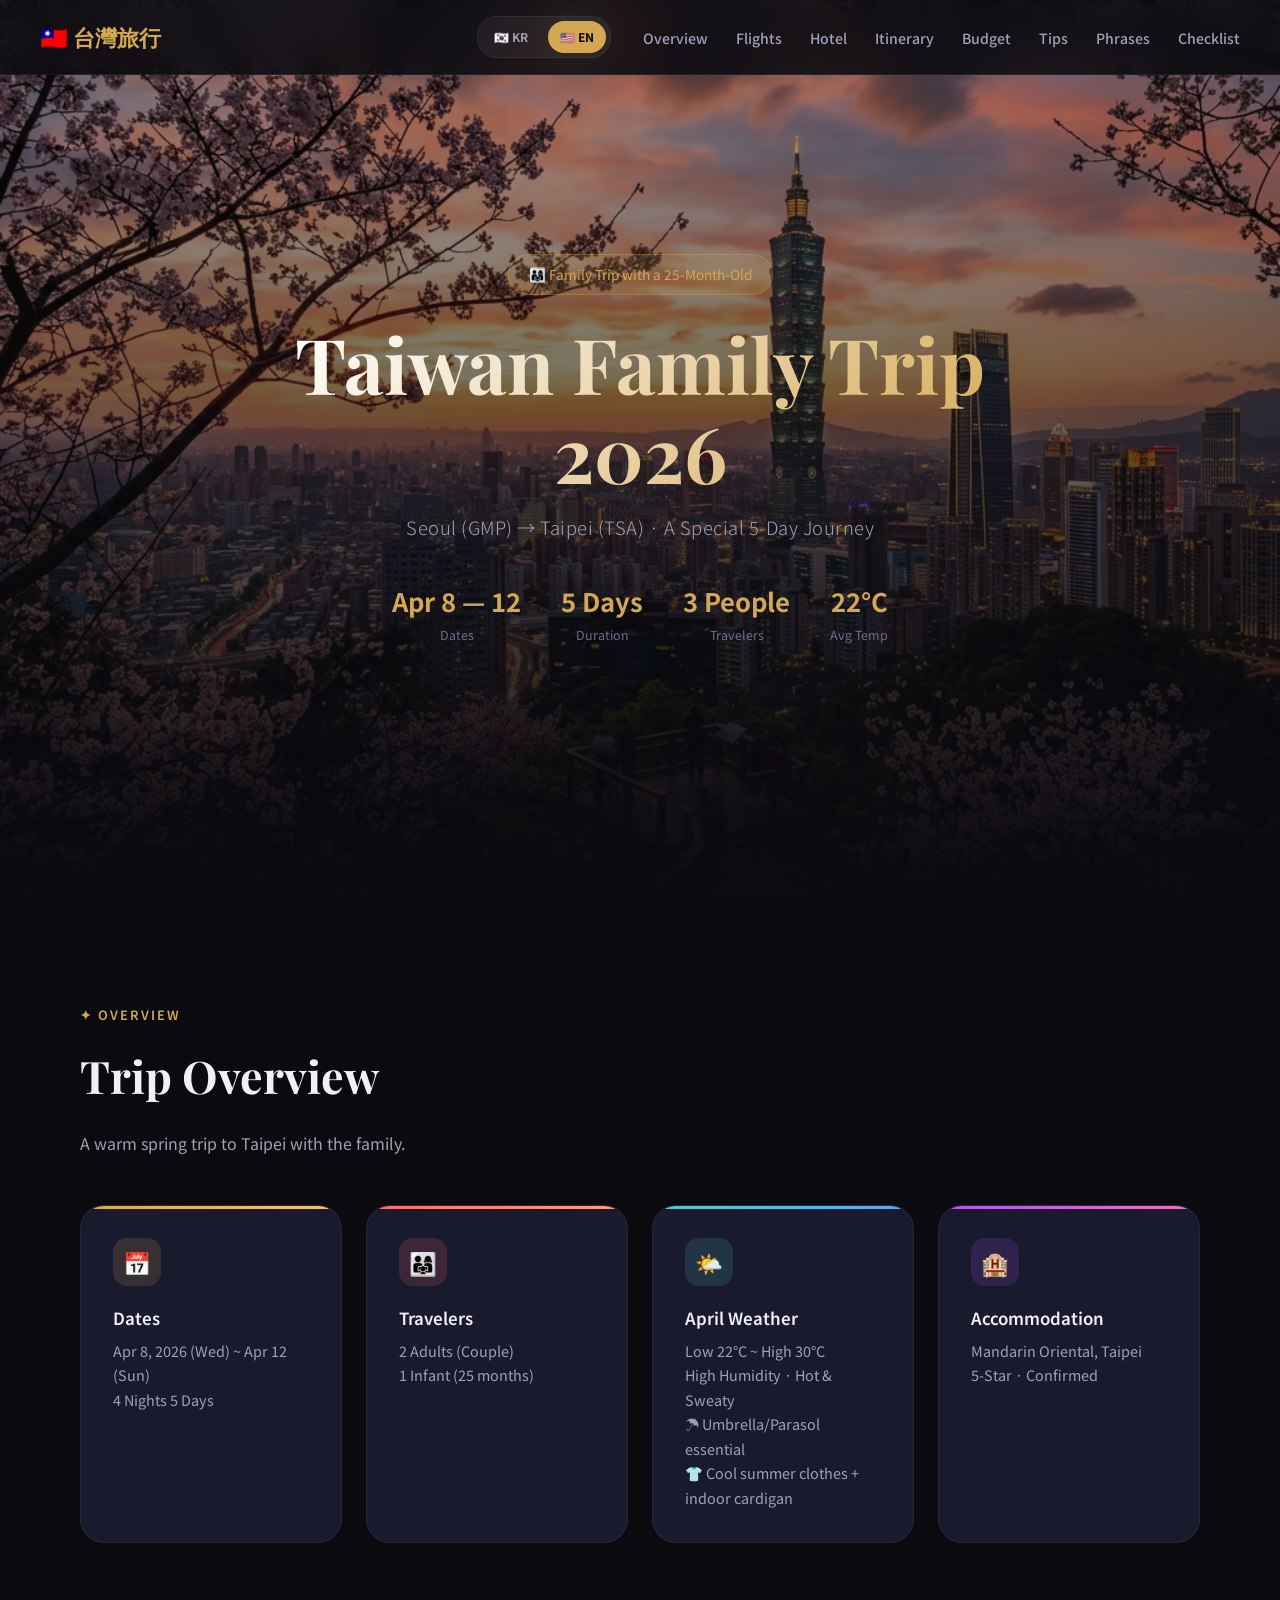
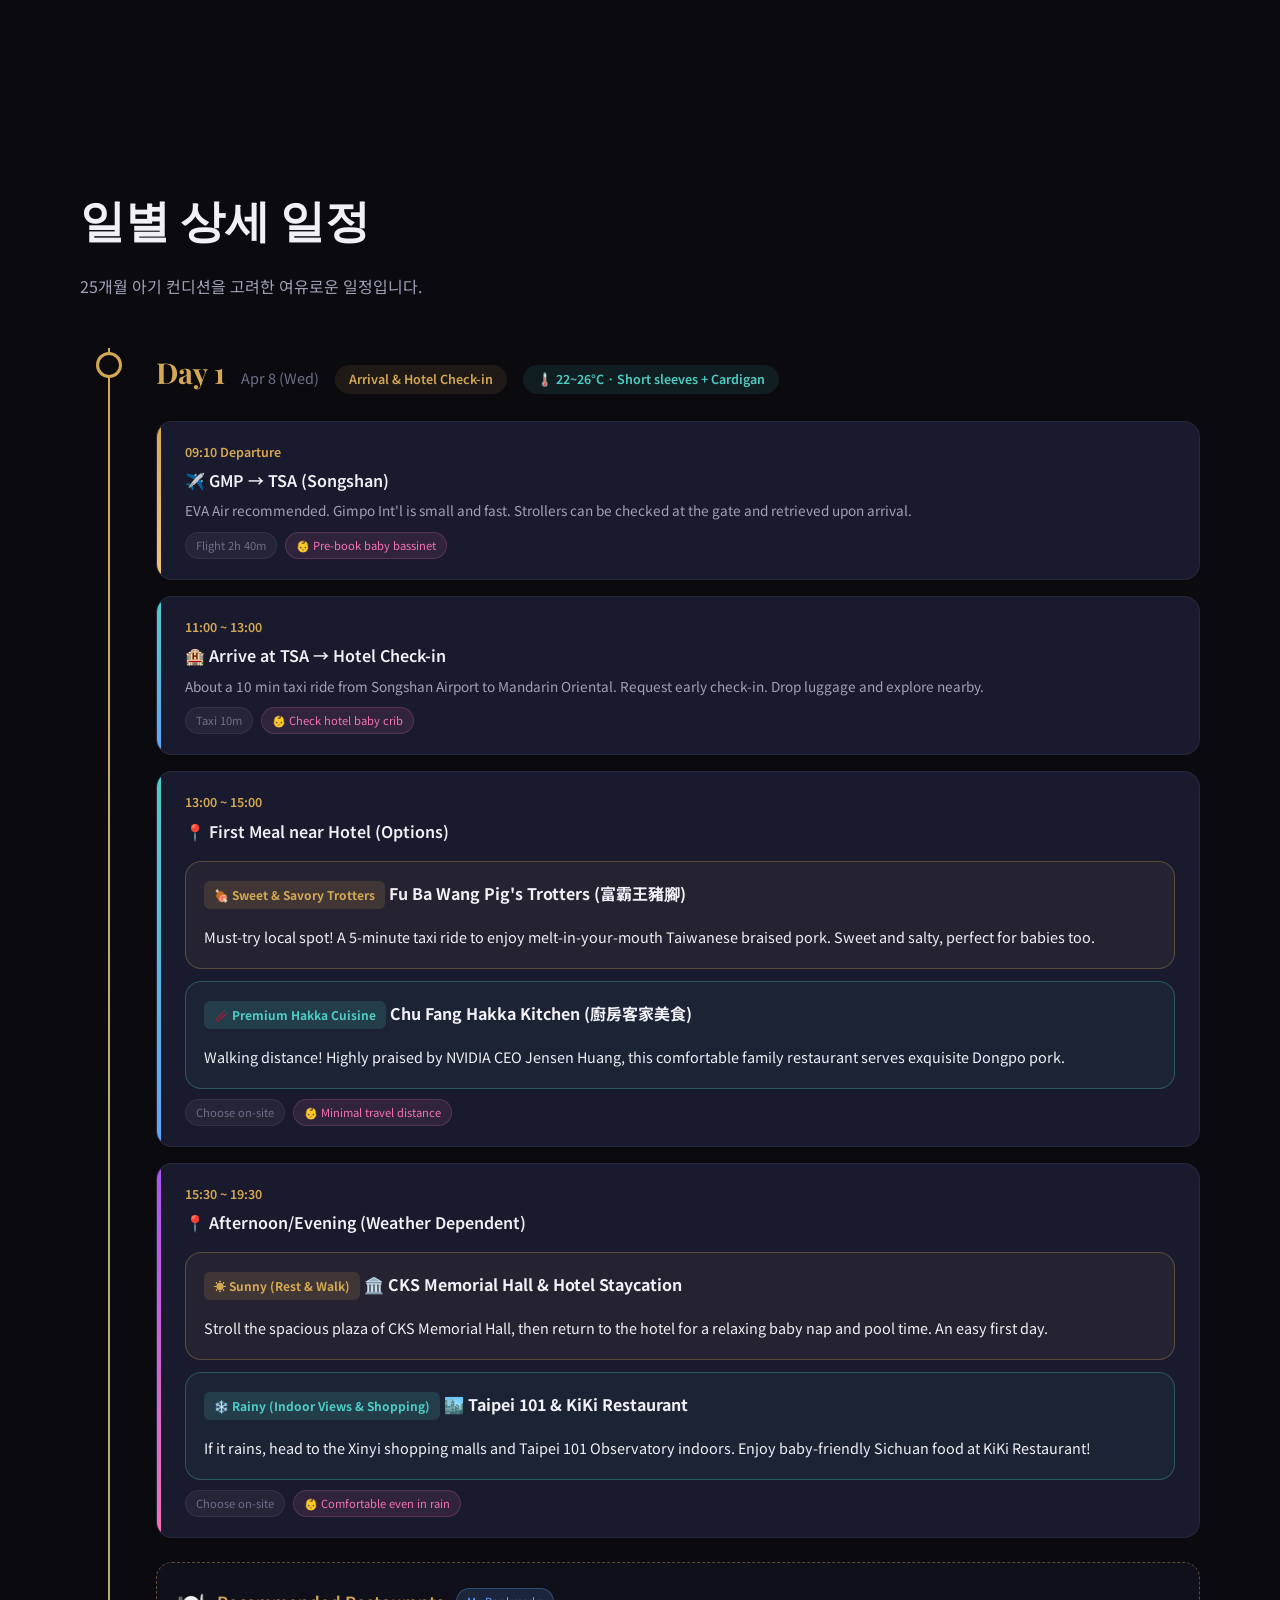
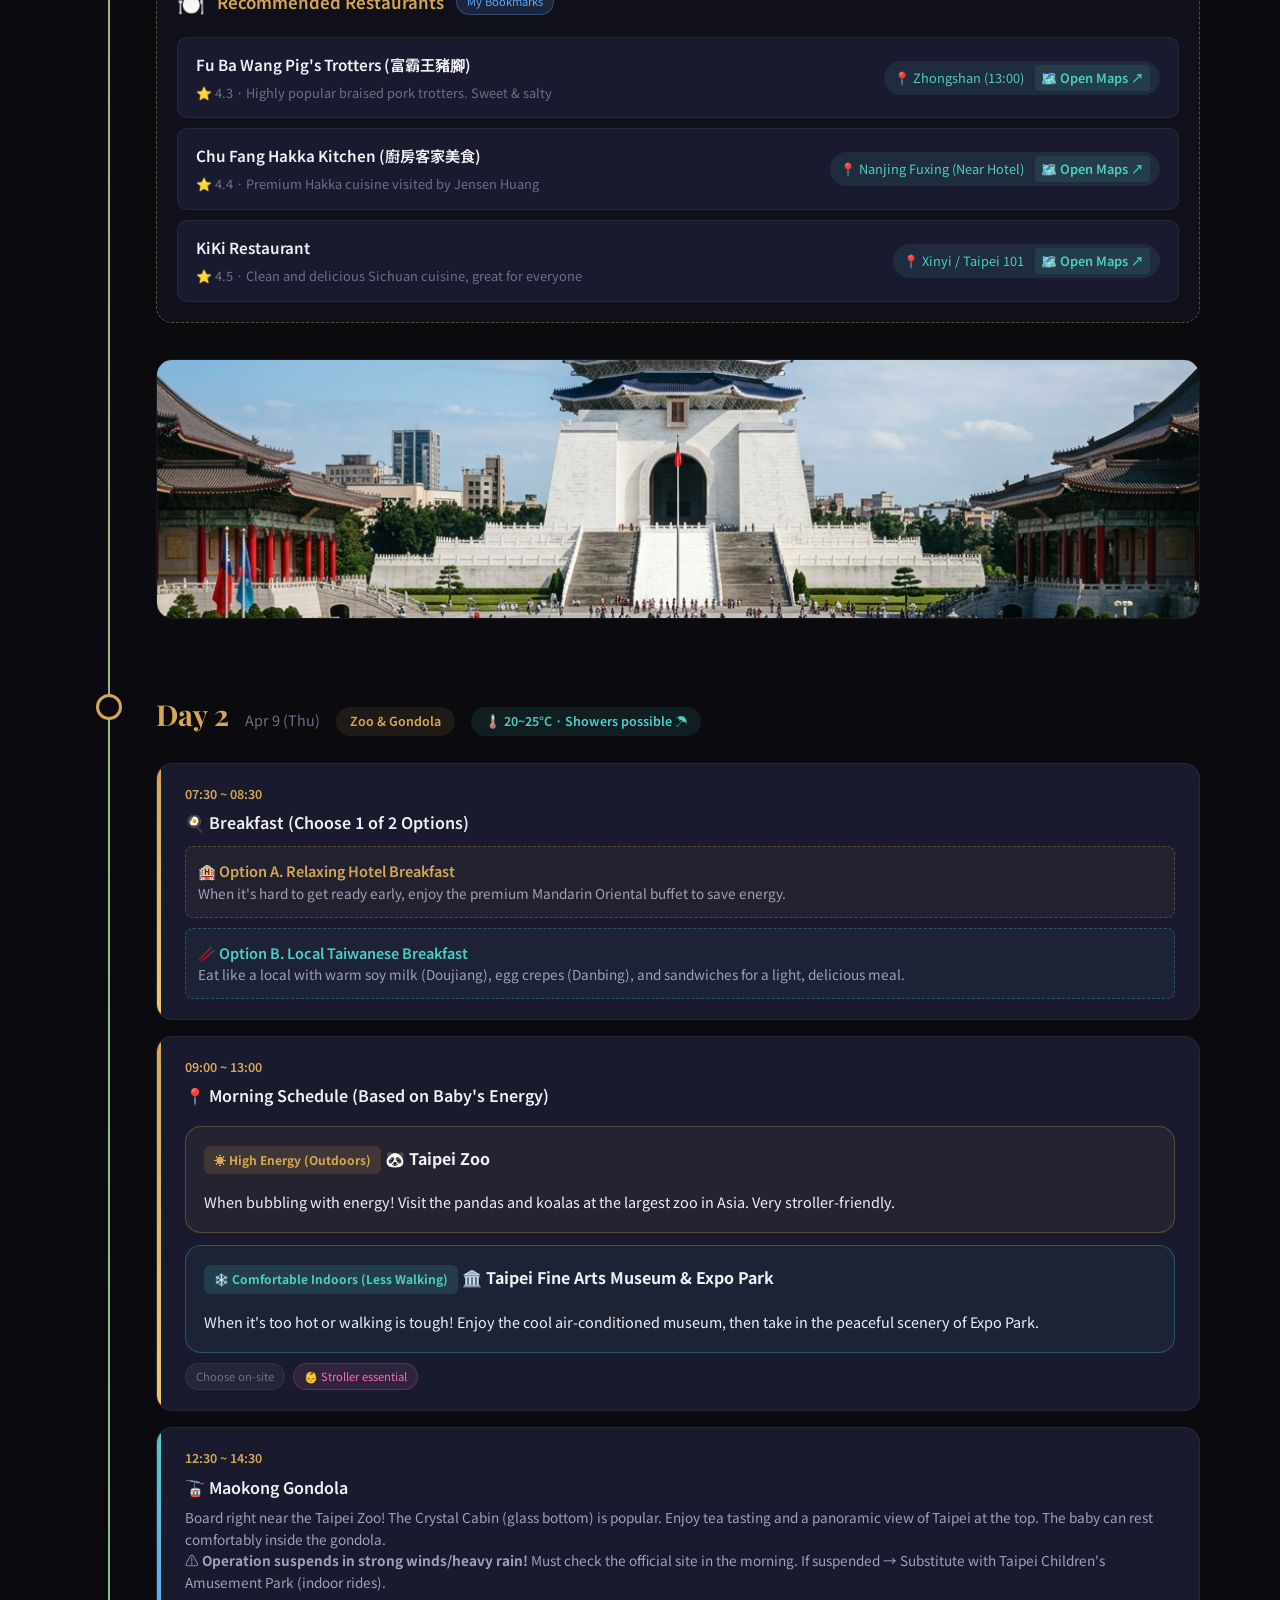
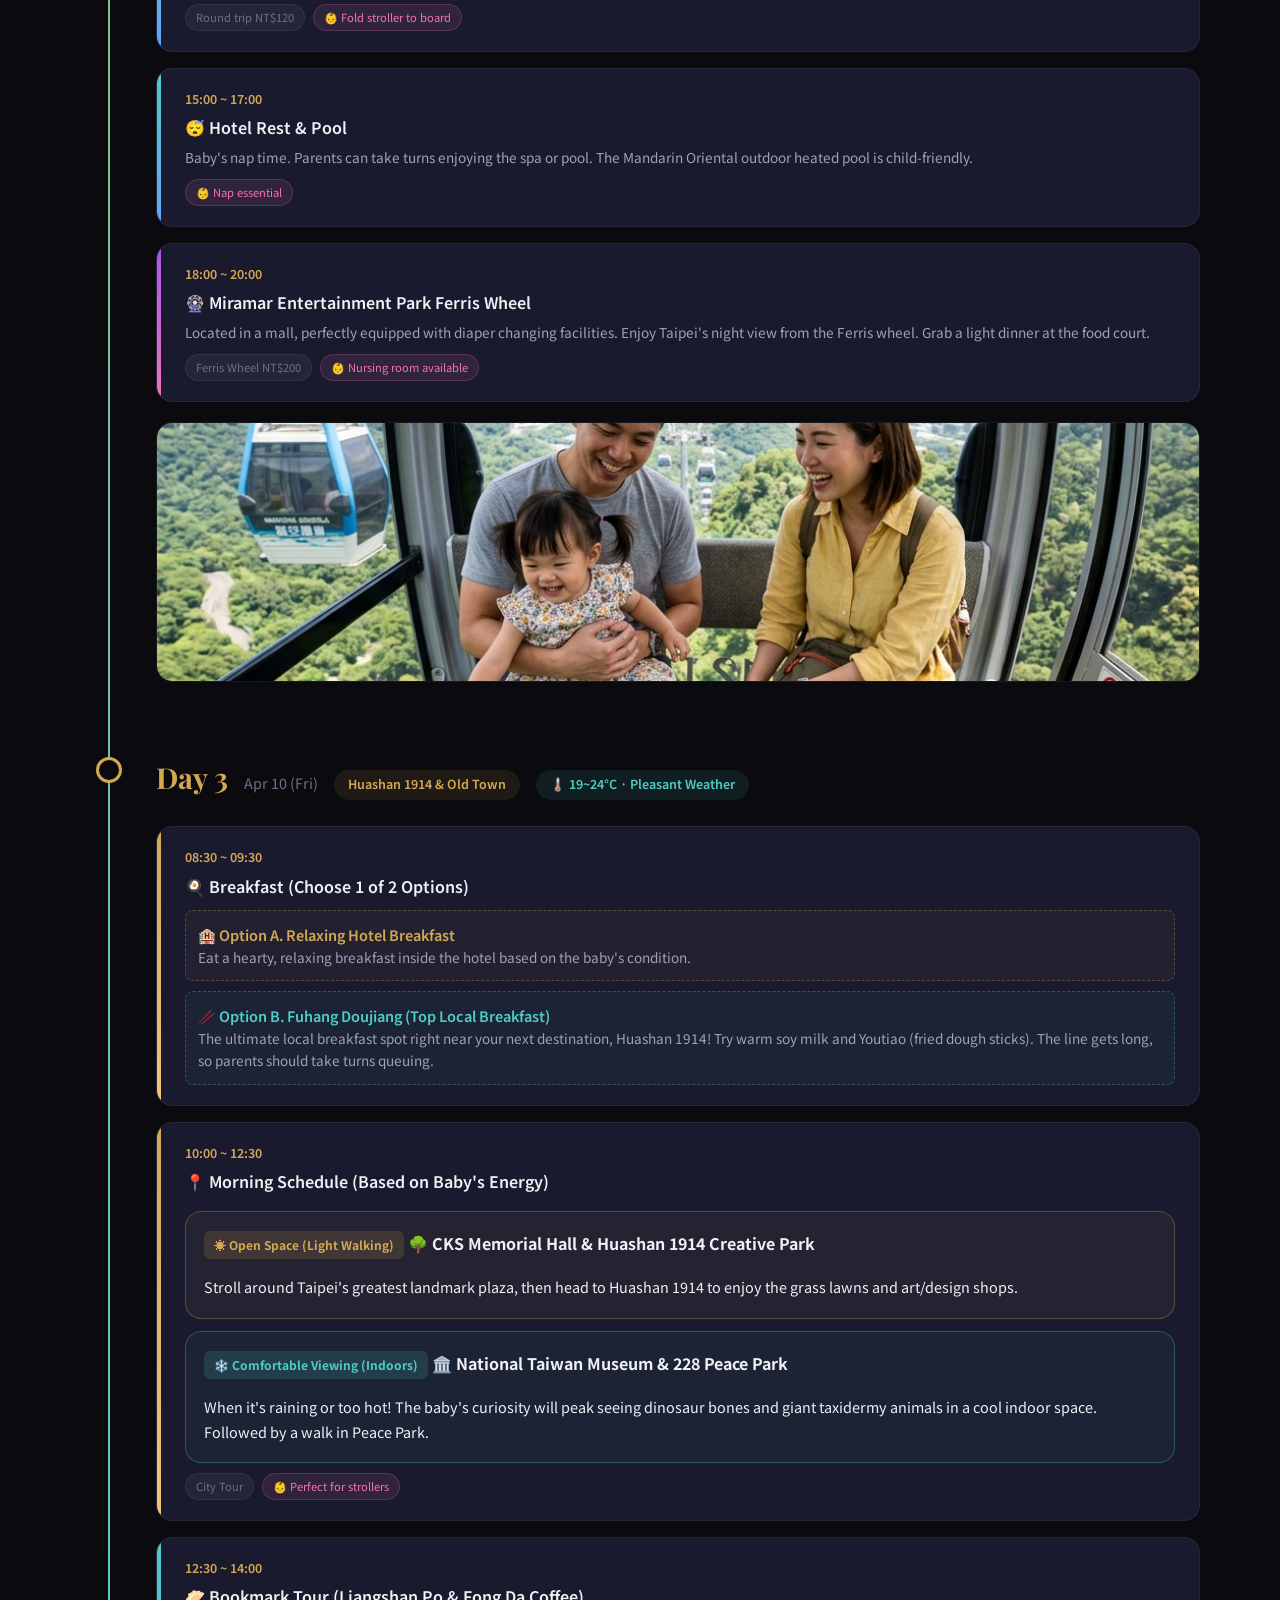
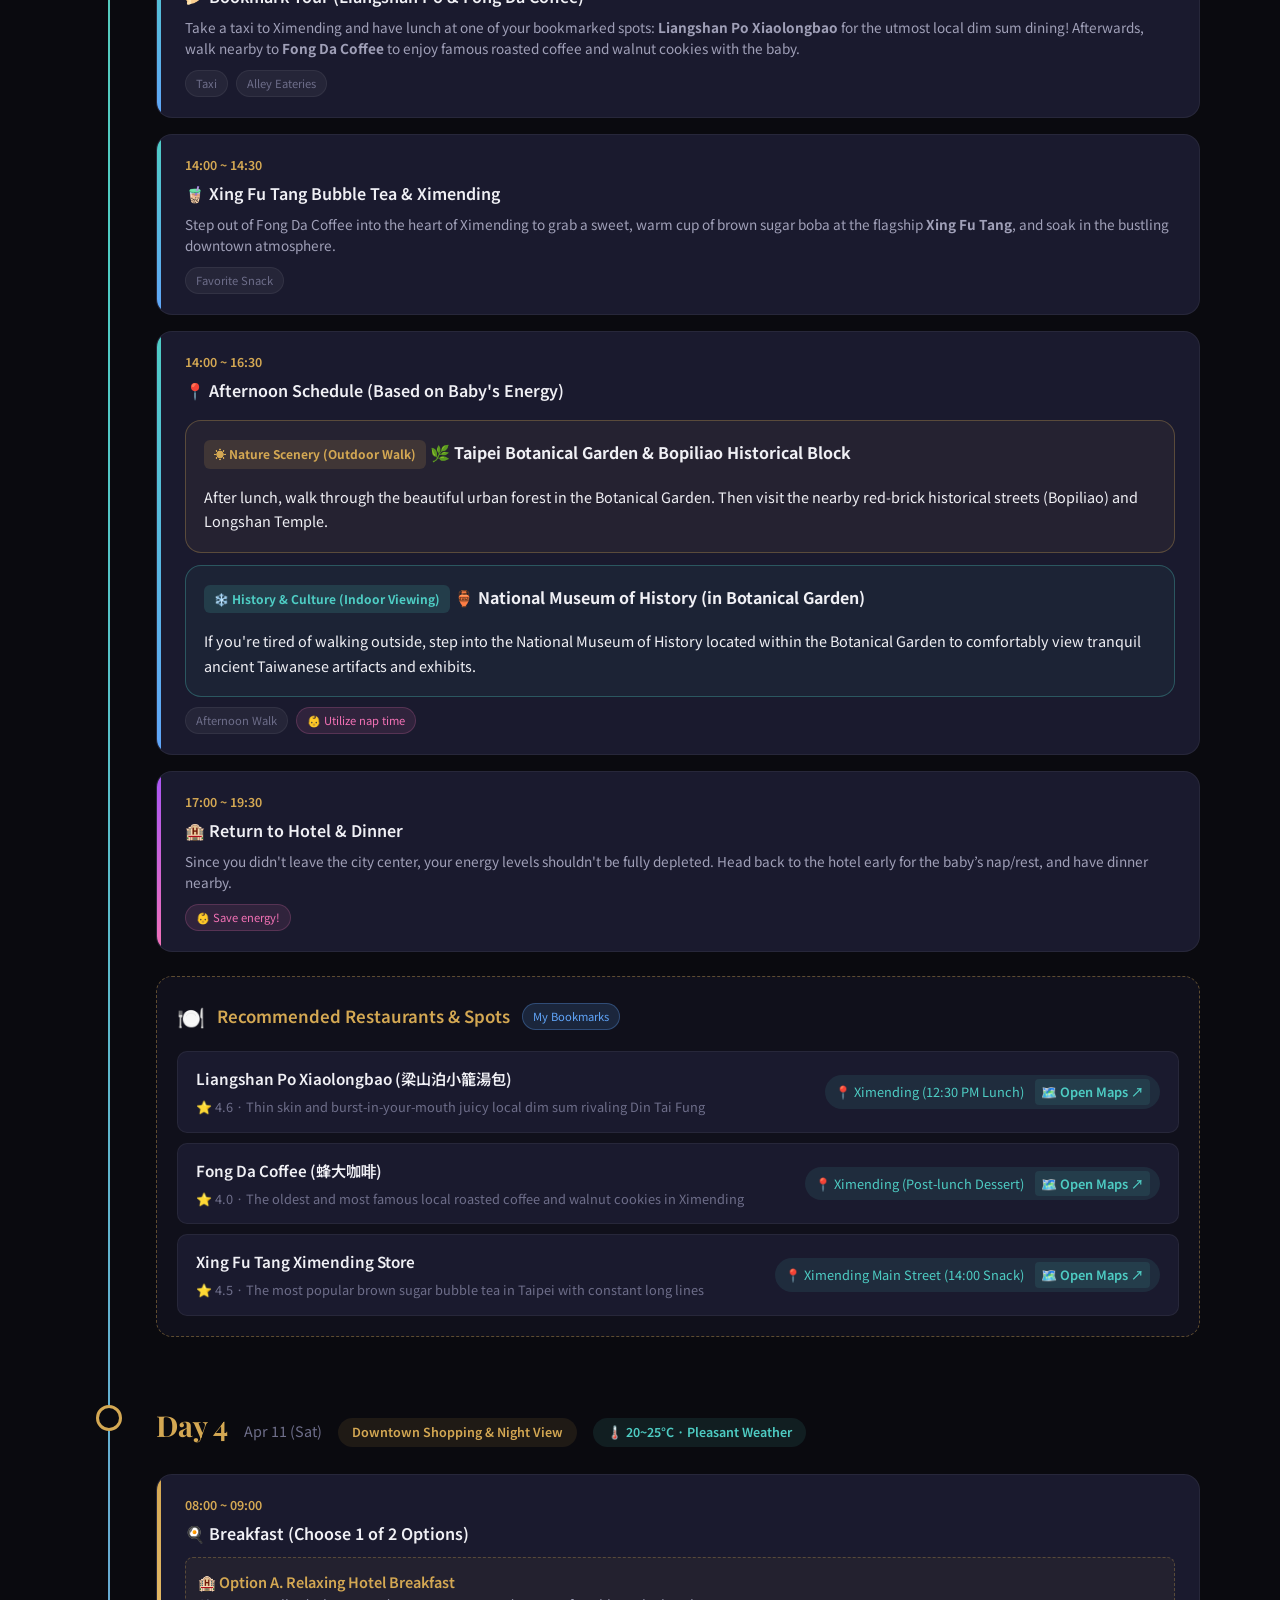
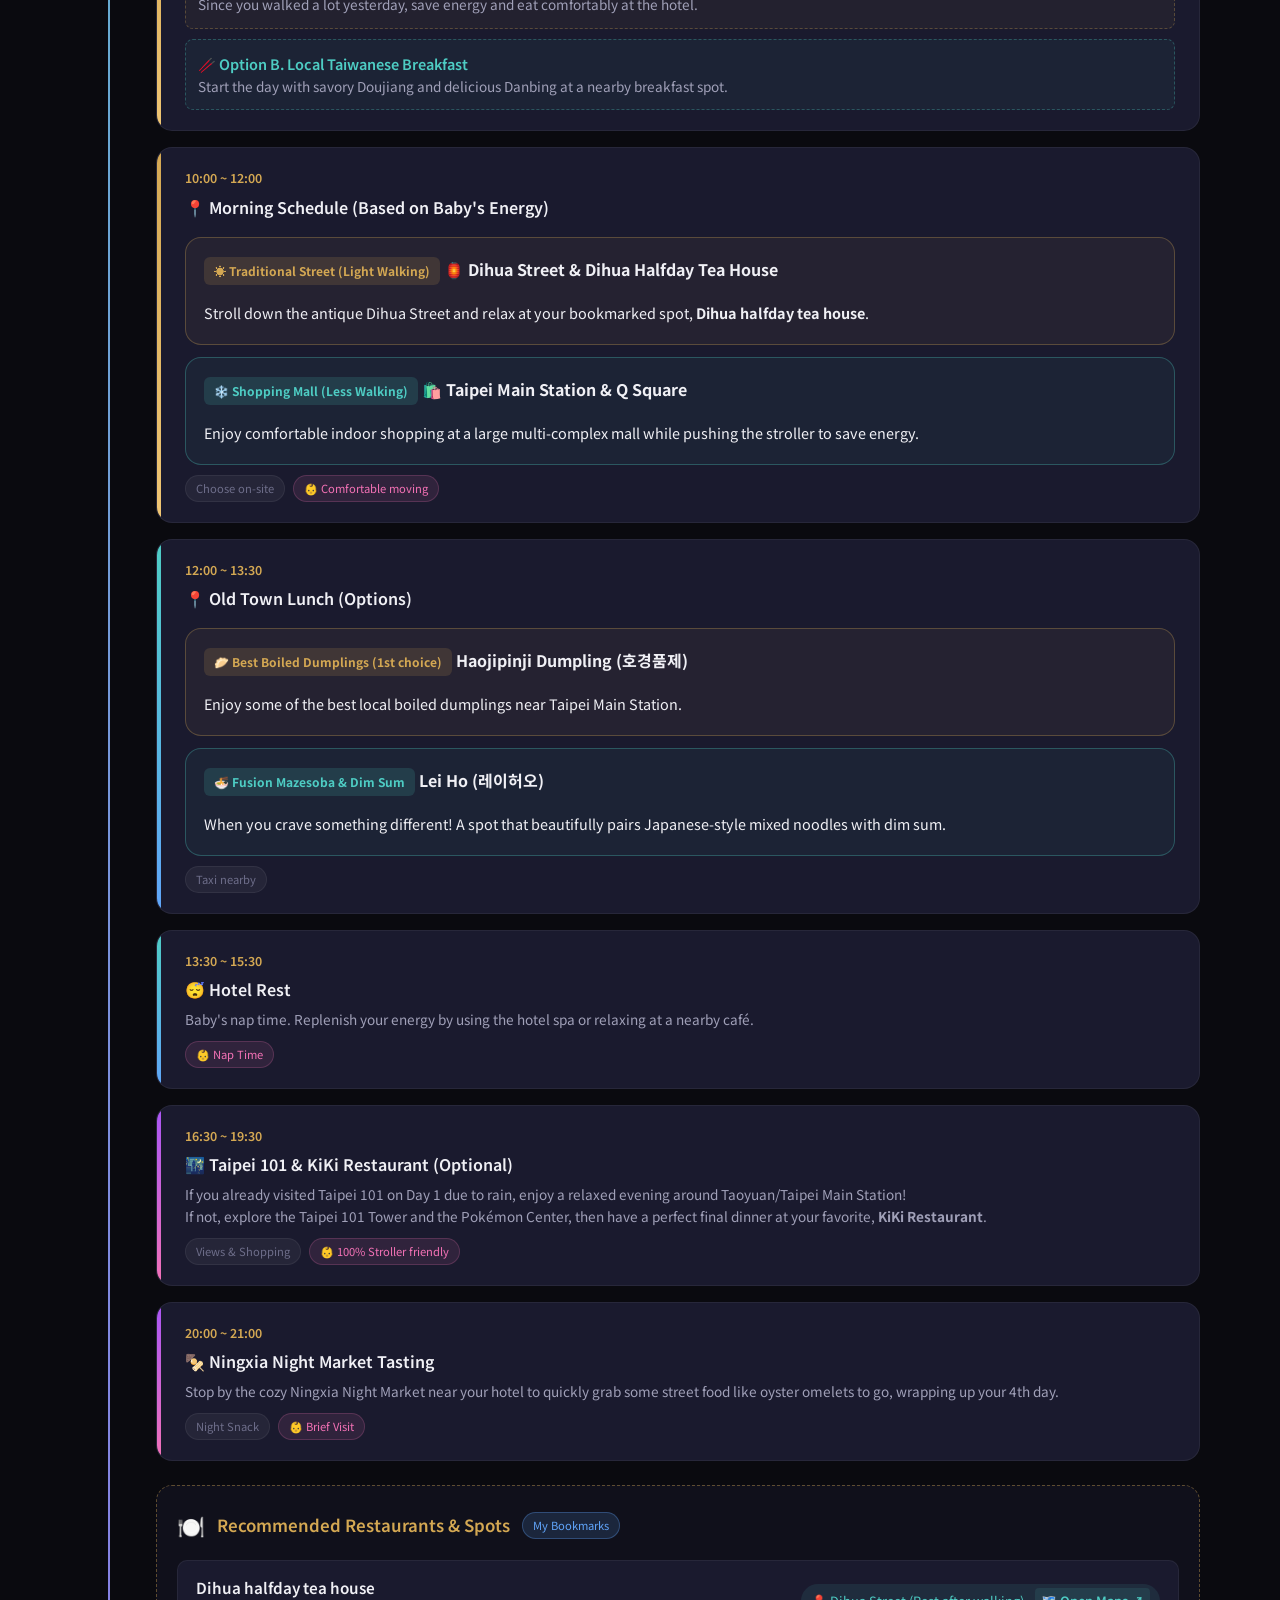
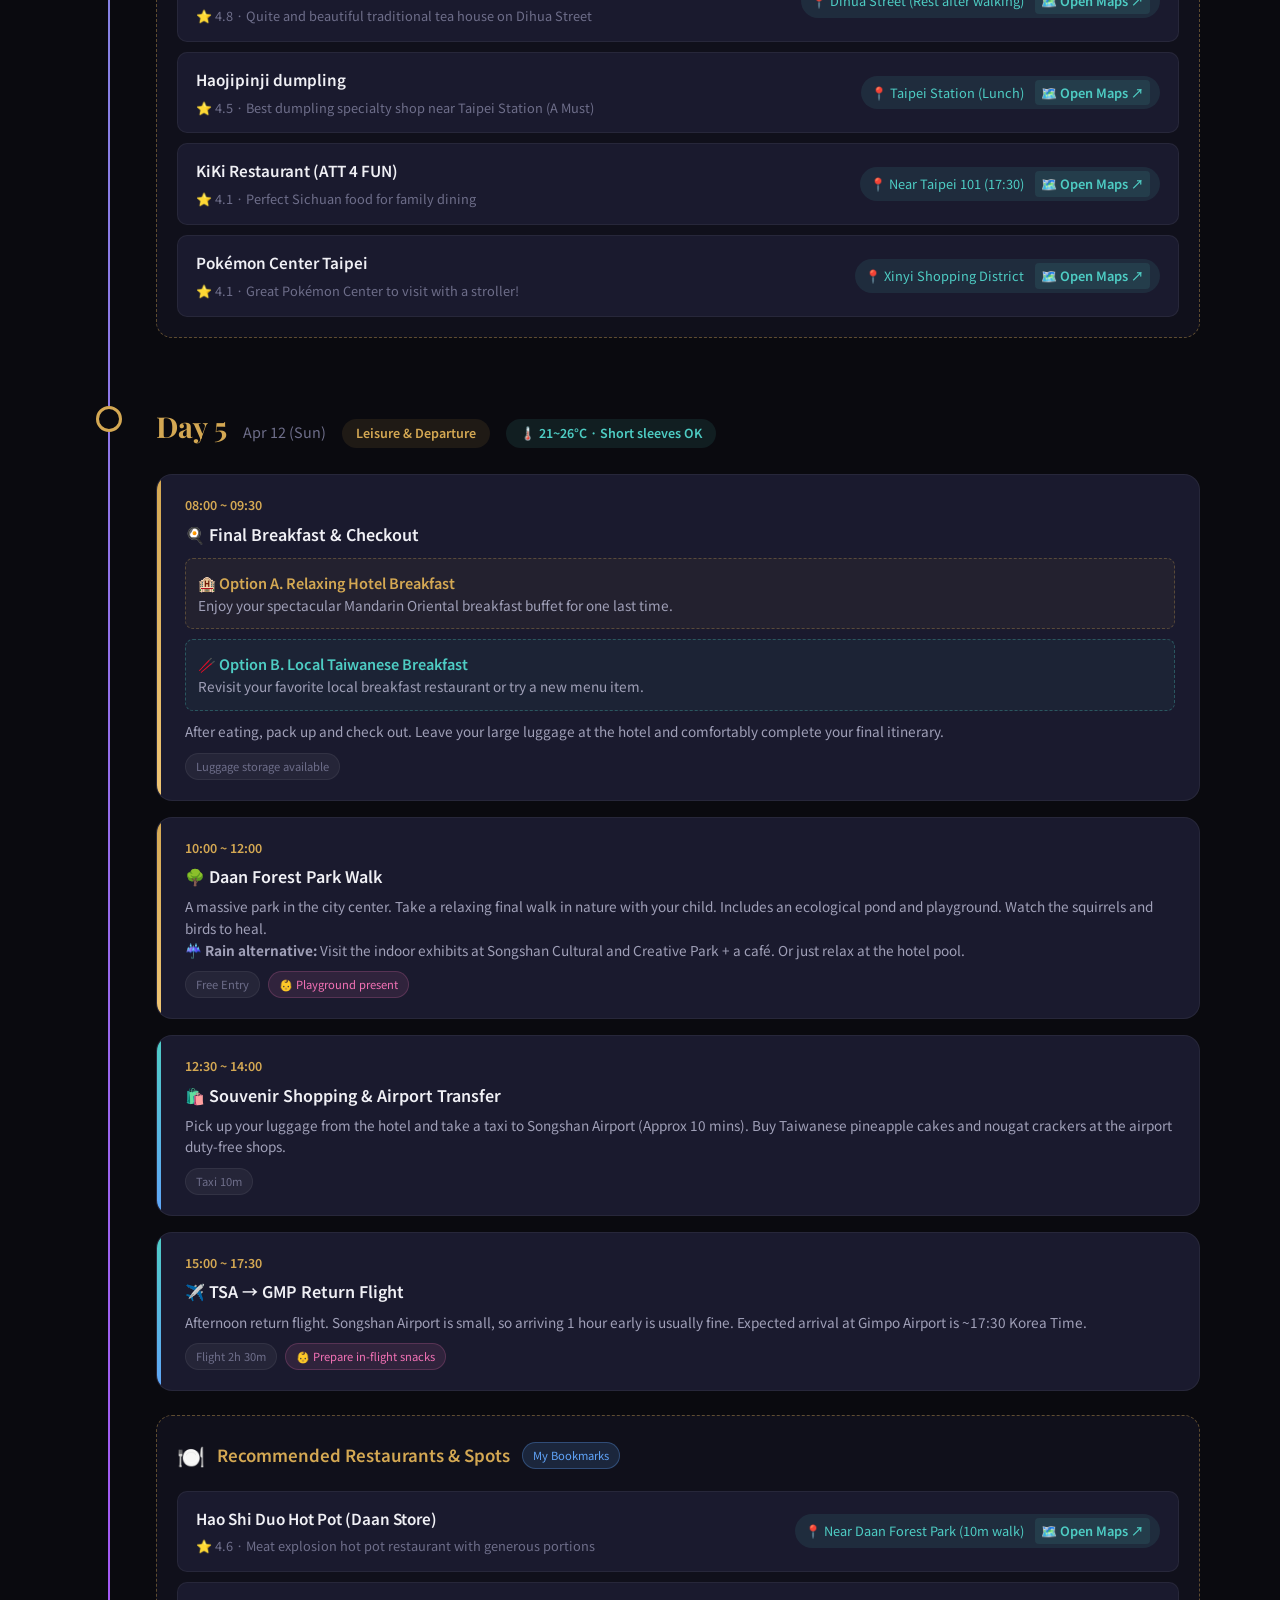
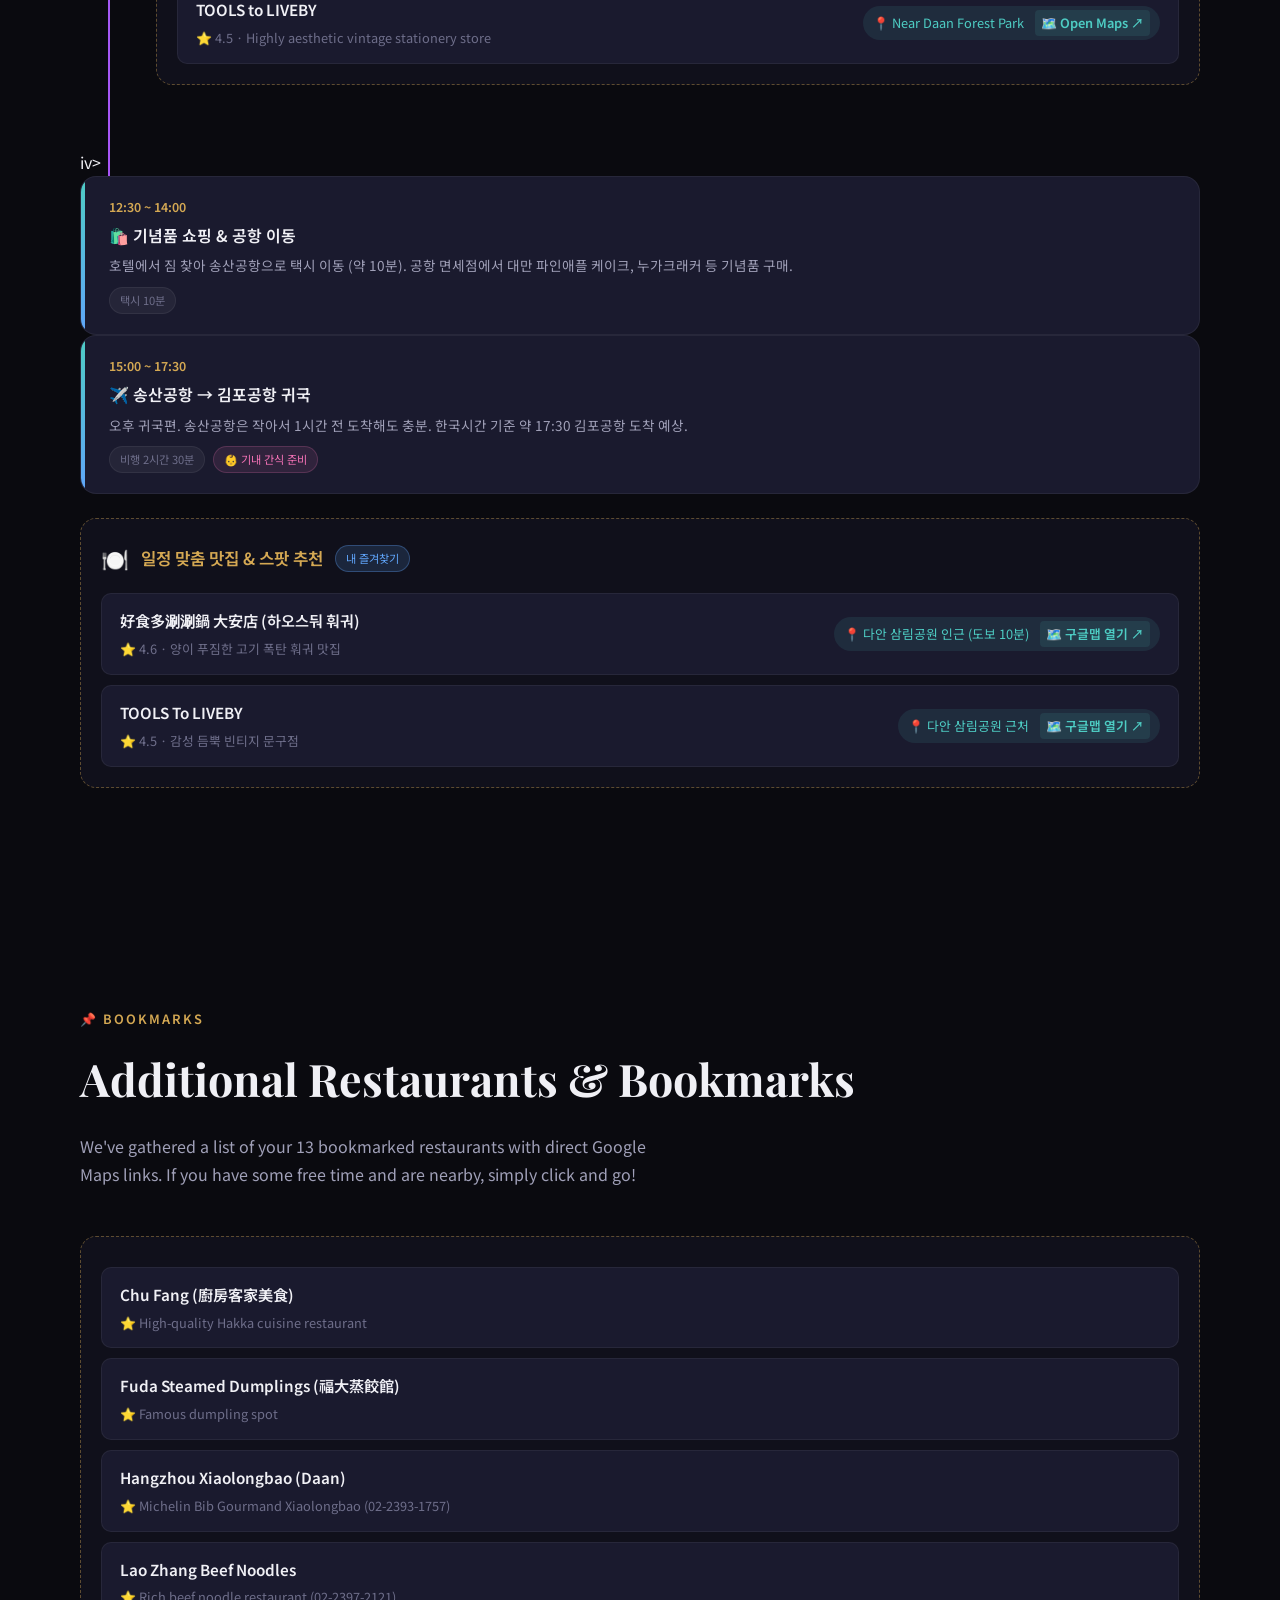
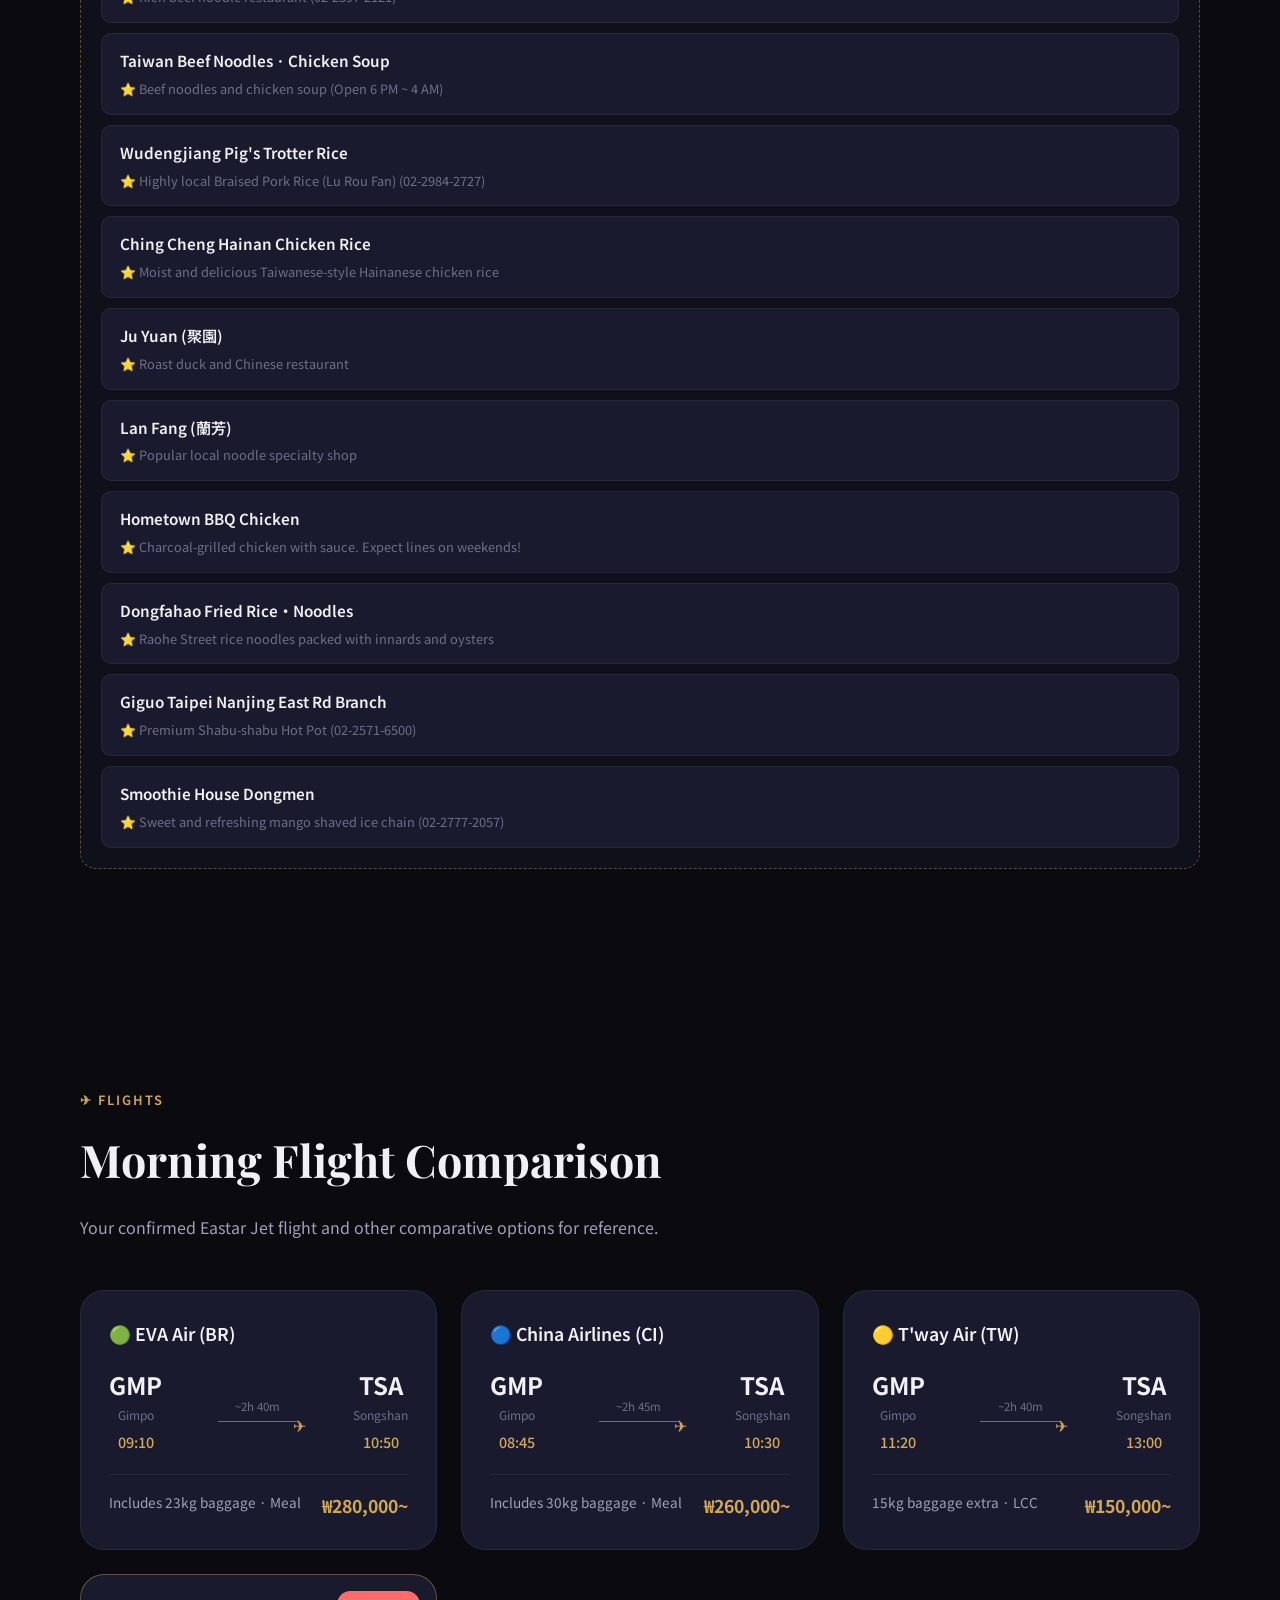
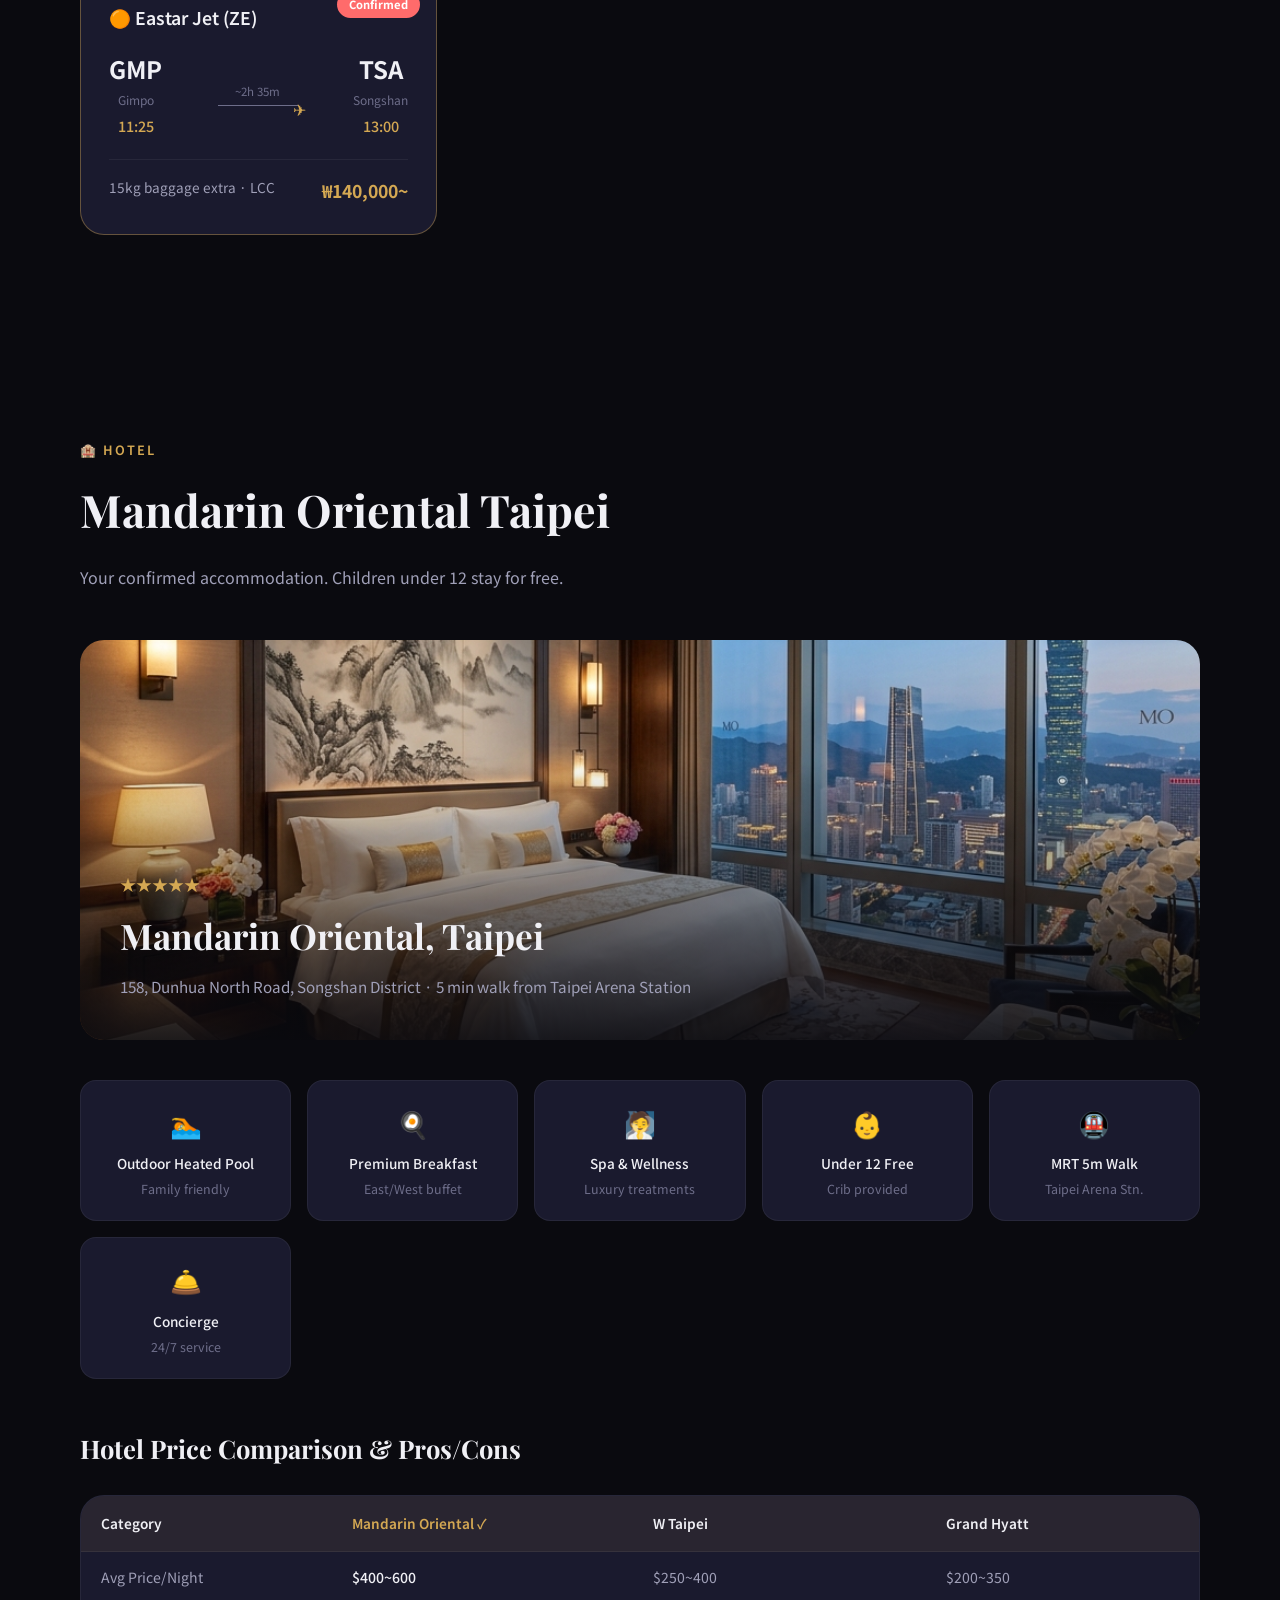
<file: index_en.html>
<!DOCTYPE html>
<html lang="en">
<head>
  <meta charset="UTF-8">
  <meta name="viewport" content="width=device-width, initial-scale=1.0">
  <meta name="description" content="Taiwan Family Trip Itinerary from April 8 to 12, 2026. Gimpo to Songshan. Perfect trip with a 25-month-old baby.">
  <title>台灣旅行 — Our Family's Taiwan Trip Itinerary</title>
  <link rel="stylesheet" href="style.css">
</head>
<body>

<!-- NAV -->
<nav class="nav" id="nav">
  <div class="nav-logo">🇹🇼 台灣旅行</div>
  <div class="lang-toggle">
    <a href="index.html" class="lang-btn">🇰🇷 KR</a>
    <a href="index_en.html" class="lang-btn active">🇺🇸 EN</a>
  </div>
  <ul class="nav-links">
    <li><a href="#overview">Overview</a></li>
    <li><a href="#flights">Flights</a></li>
    <li><a href="#hotel">Hotel</a></li>
    <li><a href="#itinerary">Itinerary</a></li>
    <li><a href="#budget">Budget</a></li>
    <li><a href="#tips">Tips</a></li>
    <li><a href="#language">Phrases</a></li>
    <li><a href="#checklist">Checklist</a></li>
  </ul>
</nav>

<!-- HERO -->
<section class="hero">
  <div class="hero-bg"></div>
  <div class="hero-content">
    <div class="hero-badge">👨‍👩‍👧 Family Trip with a 25-Month-Old</div>
    <h1 class="hero-title">Taiwan Family Trip<br>2026</h1>
    <p class="hero-sub">Seoul (GMP) → Taipei (TSA) · A Special 5-Day Journey</p>
    <div class="hero-stats">
      <div class="hero-stat"><div class="hero-stat-value">Apr 8 — 12</div><div class="hero-stat-label">Dates</div></div>
      <div class="hero-stat"><div class="hero-stat-value">5 Days</div><div class="hero-stat-label">Duration</div></div>
      <div class="hero-stat"><div class="hero-stat-value">3 People</div><div class="hero-stat-label">Travelers</div></div>
      <div class="hero-stat"><div class="hero-stat-value">22°C</div><div class="hero-stat-label">Avg Temp</div></div>
    </div>
  </div>
</section>

<!-- OVERVIEW -->
<section class="section" id="overview">
  <div class="section-label animate-on-scroll">✦ OVERVIEW</div>
  <h2 class="section-title animate-on-scroll">Trip Overview</h2>
  <p class="section-desc animate-on-scroll">A warm spring trip to Taipei with the family.</p>
  <div class="overview-grid">
    <div class="overview-card animate-on-scroll">
      <div class="ov-icon gold">📅</div>
      <div class="ov-title">Dates</div>
      <div class="ov-value">Apr 8, 2026 (Wed) ~ Apr 12 (Sun)<br>4 Nights 5 Days</div>
    </div>
    <div class="overview-card animate-on-scroll">
      <div class="ov-icon coral">👨‍👩‍👧</div>
      <div class="ov-title">Travelers</div>
      <div class="ov-value">2 Adults (Couple)<br>1 Infant (25 months)</div>
    </div>
    <div class="overview-card animate-on-scroll">
      <div class="ov-icon teal">🌤️</div>
      <div class="ov-title">April Weather</div>
      <div class="ov-value">Low 22°C ~ High 30°C<br>High Humidity · Hot & Sweaty<br>☂️ Umbrella/Parasol essential<br>👕 Cool summer clothes + indoor cardigan</div>
    </div>
    <div class="overview-card animate-on-scroll">
      <div class="ov-icon purple">🏨</div>
      <div class="ov-title">Accommodation</div>
      <div class="ov-value">Mandarin Oriental, Taipei<br>5-Star · Confirmed</div>
    </div>
  </div>
</section>

<!-- ITINERARY -->
<section class="section" id="itinerary">
  <div class="section-label animate-on-scroll">📋 ITINERARY</div>
  <h2 class="section-title animate-on-scroll">일별 상세 일정</h2>
  <p class="section-desc animate-on-scroll">25개월 아기 컨디션을 고려한 여유로운 일정입니다.</p>

  <div class="timeline">

    <!-- DAY 1 -->
    <div class="day-block animate-on-scroll">
      <div class="day-dot"></div>
      <div class="day-header">
        <span class="day-number">Day 1</span>
        <span class="day-date">Apr 8 (Wed)</span>
        <span class="day-theme">Arrival & Hotel Check-in</span>
        <span class="day-theme" style="background:rgba(78,205,196,0.1);color:#4ecdc4;">🌡️ 22~26°C · Short sleeves + Cardigan</span>
      </div>
      <div class="schedule-cards">
        <div class="schedule-card">
          <div class="schedule-time-bar morning"></div>
          <div class="schedule-body">
            <div class="schedule-time">09:10 Departure</div>
            <div class="schedule-title">✈️ GMP → TSA (Songshan)</div>
            <div class="schedule-desc">EVA Air recommended. Gimpo Int'l is small and fast. Strollers can be checked at the gate and retrieved upon arrival.</div>
            <div class="schedule-tags">
              <span class="schedule-tag">Flight 2h 40m</span>
              <span class="schedule-tag baby">👶 Pre-book baby bassinet</span>
            </div>
          </div>
        </div>
        <div class="schedule-card">
          <div class="schedule-time-bar afternoon"></div>
          <div class="schedule-body">
            <div class="schedule-time">11:00 ~ 13:00</div>
            <div class="schedule-title">🏨 Arrive at TSA → Hotel Check-in</div>
            <div class="schedule-desc">About a 10 min taxi ride from Songshan Airport to Mandarin Oriental. Request early check-in. Drop luggage and explore nearby.</div>
            <div class="schedule-tags">
              <span class="schedule-tag">Taxi 10m</span>
              <span class="schedule-tag baby">👶 Check hotel baby crib</span>
            </div>
          </div>
        </div>
        <div class="schedule-card">
          <div class="schedule-time-bar afternoon"></div>
          <div class="schedule-body">
            <div class="schedule-time">13:00 ~ 15:00</div>
            <div class="schedule-title">📍 First Meal near Hotel (Options)</div>
            <div class="schedule-options">
              <div class="schedule-option-card outdoor">
                <div class="opt-badge">🍖 Sweet & Savory Trotters</div>
                <strong style="color:var(--text-primary);">Fu Ba Wang Pig's Trotters (富霸王豬腳)</strong><br>
                <div style="font-size:0.9rem; margin-top:6px;">Must-try local spot! A 5-minute taxi ride to enjoy melt-in-your-mouth Taiwanese braised pork. Sweet and salty, perfect for babies too.</div>
              </div>
              <div class="schedule-option-card indoor">
                <div class="opt-badge">🥢 Premium Hakka Cuisine</div>
                <strong style="color:var(--text-primary);">Chu Fang Hakka Kitchen (廚房客家美食)</strong><br>
                <div style="font-size:0.9rem; margin-top:6px;">Walking distance! Highly praised by NVIDIA CEO Jensen Huang, this comfortable family restaurant serves exquisite Dongpo pork.</div>
              </div>
            </div>
            <div class="schedule-tags">
              <span class="schedule-tag">Choose on-site</span>
              <span class="schedule-tag baby">👶 Minimal travel distance</span>
            </div>
          </div>
        </div>
        <div class="schedule-card">
          <div class="schedule-time-bar evening"></div>
          <div class="schedule-body">
            <div class="schedule-time">15:30 ~ 19:30</div>
            <div class="schedule-title">📍 Afternoon/Evening (Weather Dependent)</div>
            <div class="schedule-options">
              <div class="schedule-option-card outdoor">
                <div class="opt-badge">☀️ Sunny (Rest & Walk)</div>
                <strong style="color:var(--text-primary);">🏛️ CKS Memorial Hall & Hotel Staycation</strong><br>
                <div style="font-size:0.9rem; margin-top:6px;">Stroll the spacious plaza of CKS Memorial Hall, then return to the hotel for a relaxing baby nap and pool time. An easy first day.</div>
              </div>
              <div class="schedule-option-card indoor">
                <div class="opt-badge">❄️ Rainy (Indoor Views & Shopping)</div>
                <strong style="color:var(--text-primary);">🏙️ Taipei 101 & KiKi Restaurant</strong><br>
                <div style="font-size:0.9rem; margin-top:6px;">If it rains, head to the Xinyi shopping malls and Taipei 101 Observatory indoors. Enjoy baby-friendly Sichuan food at KiKi Restaurant!</div>
              </div>
            </div>
            <div class="schedule-tags">
              <span class="schedule-tag">Choose on-site</span>
              <span class="schedule-tag baby">👶 Comfortable even in rain</span>
            </div>
          </div>
        </div>
      </div>

      <div class="restaurant-recommendation animate-on-scroll">
        <div class="rest-header">
          <div class="rest-icon">🍽️</div>
          <div class="rest-title">Recommended Restaurants</div>
          <div class="rest-badge">My Bookmarks</div>
        </div>
        <div class="rest-list">
          <a href="https://maps.google.com/?q=Fu+Ba+Wang+Pig%27s+Trotters" target="_blank" class="rest-item">
            <div class="rest-item-info">
              <div class="rest-name">Fu Ba Wang Pig's Trotters (富霸王豬腳)</div>
              <div class="rest-desc">⭐ 4.3 · Highly popular braised pork trotters. Sweet & salty</div>
            </div>
            <div class="rest-loc">📍 Zhongshan (13:00) <span style="display:inline-block; color:#4ecdc4; font-size:0.8rem; margin-left:8px; font-weight:600; padding:2px 6px; background:rgba(78,205,196,0.1); border-radius:4px;">🗺️ Open Maps ↗</span></div>
          </a>
          <a href="https://maps.app.goo.gl/NcswWm66fxqAJ9tE9?g_st=ic" target="_blank" class="rest-item">
            <div class="rest-item-info">
              <div class="rest-name">Chu Fang Hakka Kitchen (廚房客家美食)</div>
              <div class="rest-desc">⭐ 4.4 · Premium Hakka cuisine visited by Jensen Huang</div>
            </div>
            <div class="rest-loc">📍 Nanjing Fuxing (Near Hotel) <span style="display:inline-block; color:#4ecdc4; font-size:0.8rem; margin-left:8px; font-weight:600; padding:2px 6px; background:rgba(78,205,196,0.1); border-radius:4px;">🗺️ Open Maps ↗</span></div>
          </a>
          <a href="https://maps.google.com/?q=KiKi+Restaurant" target="_blank" class="rest-item">
            <div class="rest-item-info">
              <div class="rest-name">KiKi Restaurant</div>
              <div class="rest-desc">⭐ 4.5 · Clean and delicious Sichuan cuisine, great for everyone</div>
            </div>
            <div class="rest-loc">📍 Xinyi / Taipei 101 <span style="display:inline-block; color:#4ecdc4; font-size:0.8rem; margin-left:8px; font-weight:600; padding:2px 6px; background:rgba(78,205,196,0.1); border-radius:4px;">🗺️ Open Maps ↗</span></div>
          </a>
        </div>
      </div>

      <img src="images/cksmemorial.png" alt="CKS Memorial" class="day-image">
    </div>

    <!-- DAY 2 -->
    <div class="day-block animate-on-scroll">
      <div class="day-dot"></div>
      <div class="day-header">
        <span class="day-number">Day 2</span>
        <span class="day-date">Apr 9 (Thu)</span>
        <span class="day-theme">Zoo & Gondola</span>
        <span class="day-theme" style="background:rgba(78,205,196,0.1);color:#4ecdc4;">🌡️ 20~25°C · Showers possible ☂️</span>
      </div>
      <div class="schedule-cards">
        <div class="schedule-card">
          <div class="schedule-time-bar morning"></div>
          <div class="schedule-body">
            <div class="schedule-time">07:30 ~ 08:30</div>
            <div class="schedule-title">🍳 Breakfast (Choose 1 of 2 Options)</div>
            <div class="schedule-desc" style="display:flex; flex-direction:column; gap:10px; margin-top:10px;">
              <div style="background:rgba(212,168,83,0.05); border:1px dashed rgba(212,168,83,0.3); padding:12px; border-radius:8px;">
                <span style="color:var(--accent-gold); font-weight:600; font-size:0.9rem;">🏨 Option A. Relaxing Hotel Breakfast</span><br>
                When it's hard to get ready early, enjoy the premium Mandarin Oriental buffet to save energy.
              </div>
              <div style="background:rgba(78,205,196,0.05); border:1px dashed rgba(78,205,196,0.3); padding:12px; border-radius:8px;">
                <span style="color:var(--accent-teal); font-weight:600; font-size:0.9rem;">🥢 Option B. Local Taiwanese Breakfast</span><br>
                Eat like a local with warm soy milk (Doujiang), egg crepes (Danbing), and sandwiches for a light, delicious meal.
              </div>
            </div>
          </div>
        </div>
        <div class="schedule-card">
          <div class="schedule-time-bar morning"></div>
          <div class="schedule-body">
            <div class="schedule-time">09:00 ~ 13:00</div>
            <div class="schedule-title">📍 Morning Schedule (Based on Baby's Energy)</div>
            <div class="schedule-options">
              <div class="schedule-option-card outdoor">
                <div class="opt-badge">☀️ High Energy (Outdoors)</div>
                <strong style="color:var(--text-primary);">🐼 Taipei Zoo</strong><br>
                <div style="font-size:0.9rem; margin-top:6px;">When bubbling with energy! Visit the pandas and koalas at the largest zoo in Asia. Very stroller-friendly.</div>
              </div>
              <div class="schedule-option-card indoor">
                <div class="opt-badge">❄️ Comfortable Indoors (Less Walking)</div>
                <strong style="color:var(--text-primary);">🏛️ Taipei Fine Arts Museum & Expo Park</strong><br>
                <div style="font-size:0.9rem; margin-top:6px;">When it's too hot or walking is tough! Enjoy the cool air-conditioned museum, then take in the peaceful scenery of Expo Park.</div>
              </div>
            </div>
            <div class="schedule-tags">
              <span class="schedule-tag">Choose on-site</span>
              <span class="schedule-tag baby">👶 Stroller essential</span>
            </div>
          </div>
        </div>
        <div class="schedule-card">
          <div class="schedule-time-bar afternoon"></div>
          <div class="schedule-body">
            <div class="schedule-time">12:30 ~ 14:30</div>
            <div class="schedule-title">🚡 Maokong Gondola</div>
            <div class="schedule-desc">Board right near the Taipei Zoo! The Crystal Cabin (glass bottom) is popular. Enjoy tea tasting and a panoramic view of Taipei at the top. The baby can rest comfortably inside the gondola.<br>⚠️ <strong>Operation suspends in strong winds/heavy rain!</strong> Must check the official site in the morning. If suspended → Substitute with Taipei Children's Amusement Park (indoor rides).</div>
            <div class="schedule-tags">
              <span class="schedule-tag">Round trip NT$120</span>
              <span class="schedule-tag baby">👶 Fold stroller to board</span>
            </div>
          </div>
        </div>
        <div class="schedule-card">
          <div class="schedule-time-bar afternoon"></div>
          <div class="schedule-body">
            <div class="schedule-time">15:00 ~ 17:00</div>
            <div class="schedule-title">😴 Hotel Rest & Pool</div>
            <div class="schedule-desc">Baby's nap time. Parents can take turns enjoying the spa or pool. The Mandarin Oriental outdoor heated pool is child-friendly.</div>
            <div class="schedule-tags">
              <span class="schedule-tag baby">👶 Nap essential</span>
            </div>
          </div>
        </div>
        <div class="schedule-card">
          <div class="schedule-time-bar evening"></div>
          <div class="schedule-body">
            <div class="schedule-time">18:00 ~ 20:00</div>
            <div class="schedule-title">🎡 Miramar Entertainment Park Ferris Wheel</div>
            <div class="schedule-desc">Located in a mall, perfectly equipped with diaper changing facilities. Enjoy Taipei's night view from the Ferris wheel. Grab a light dinner at the food court.</div>
            <div class="schedule-tags">
              <span class="schedule-tag">Ferris Wheel NT$200</span>
              <span class="schedule-tag baby">👶 Nursing room available</span>
            </div>
          </div>
        </div>
      </div>

      <img src="images/maokong_gondola.png" alt="Maokong Gondola" class="day-image">
    </div>

    <!-- DAY 3 -->
    <div class="day-block animate-on-scroll">
      <div class="day-dot"></div>
      <div class="day-header">
        <span class="day-number">Day 3</span>
        <span class="day-date">Apr 10 (Fri)</span>
        <span class="day-theme">Huashan 1914 & Old Town</span>
        <span class="day-theme" style="background:rgba(78,205,196,0.1);color:#4ecdc4;">🌡️ 19~24°C · Pleasant Weather</span>
      </div>
      <div class="schedule-cards">
        <div class="schedule-card">
          <div class="schedule-time-bar morning"></div>
          <div class="schedule-body">
            <div class="schedule-time">08:30 ~ 09:30</div>
            <div class="schedule-title">🍳 Breakfast (Choose 1 of 2 Options)</div>
            <div class="schedule-desc" style="display:flex; flex-direction:column; gap:10px; margin-top:10px;">
              <div style="background:rgba(212,168,83,0.05); border:1px dashed rgba(212,168,83,0.3); padding:12px; border-radius:8px;">
                <span style="color:var(--accent-gold); font-weight:600; font-size:0.9rem;">🏨 Option A. Relaxing Hotel Breakfast</span><br>
                Eat a hearty, relaxing breakfast inside the hotel based on the baby's condition.
              </div>
              <div style="background:rgba(78,205,196,0.05); border:1px dashed rgba(78,205,196,0.3); padding:12px; border-radius:8px;">
                <span style="color:var(--accent-teal); font-weight:600; font-size:0.9rem;">🥢 Option B. Fuhang Doujiang (Top Local Breakfast)</span><br>
                The ultimate local breakfast spot right near your next destination, Huashan 1914! Try warm soy milk and Youtiao (fried dough sticks). The line gets long, so parents should take turns queuing.
              </div>
            </div>
          </div>
        </div>
        <div class="schedule-card">
          <div class="schedule-time-bar morning"></div>
          <div class="schedule-body">
            <div class="schedule-time">10:00 ~ 12:30</div>
            <div class="schedule-title">📍 Morning Schedule (Based on Baby's Energy)</div>
            <div class="schedule-options">
              <div class="schedule-option-card outdoor">
                <div class="opt-badge">☀️ Open Space (Light Walking)</div>
                <strong style="color:var(--text-primary);">🌳 CKS Memorial Hall & Huashan 1914 Creative Park</strong><br>
                <div style="font-size:0.9rem; margin-top:6px;">Stroll around Taipei's greatest landmark plaza, then head to Huashan 1914 to enjoy the grass lawns and art/design shops.</div>
              </div>
              <div class="schedule-option-card indoor">
                <div class="opt-badge">❄️ Comfortable Viewing (Indoors)</div>
                <strong style="color:var(--text-primary);">🏛️ National Taiwan Museum & 228 Peace Park</strong><br>
                <div style="font-size:0.9rem; margin-top:6px;">When it's raining or too hot! The baby's curiosity will peak seeing dinosaur bones and giant taxidermy animals in a cool indoor space. Followed by a walk in Peace Park.</div>
              </div>
            </div>
            <div class="schedule-tags">
              <span class="schedule-tag">City Tour</span>
              <span class="schedule-tag baby">👶 Perfect for strollers</span>
            </div>
          </div>
        </div>
        <div class="schedule-card">
          <div class="schedule-time-bar afternoon"></div>
          <div class="schedule-body">
            <div class="schedule-time">12:30 ~ 14:00</div>
            <div class="schedule-title">🥟 Bookmark Tour (Liangshan Po & Fong Da Coffee)</div>
            <div class="schedule-desc">Take a taxi to Ximending and have lunch at one of your bookmarked spots: <strong>Liangshan Po Xiaolongbao</strong> for the utmost local dim sum dining! Afterwards, walk nearby to <strong>Fong Da Coffee</strong> to enjoy famous roasted coffee and walnut cookies with the baby.</div>
            <div class="schedule-tags"><span class="schedule-tag">Taxi</span><span class="schedule-tag">Alley Eateries</span></div>
          </div>
        </div>
        <div class="schedule-card">
          <div class="schedule-time-bar afternoon"></div>
          <div class="schedule-body">
            <div class="schedule-time">14:00 ~ 14:30</div>
            <div class="schedule-title">🧋 Xing Fu Tang Bubble Tea & Ximending</div>
            <div class="schedule-desc">Step out of Fong Da Coffee into the heart of Ximending to grab a sweet, warm cup of brown sugar boba at the flagship <strong>Xing Fu Tang</strong>, and soak in the bustling downtown atmosphere.</div>
            <div class="schedule-tags"><span class="schedule-tag">Favorite Snack</span></div>
          </div>
        </div>
        <div class="schedule-card">
          <div class="schedule-time-bar afternoon"></div>
          <div class="schedule-body">
            <div class="schedule-time">14:00 ~ 16:30</div>
            <div class="schedule-title">📍 Afternoon Schedule (Based on Baby's Energy)</div>
            <div class="schedule-options">
              <div class="schedule-option-card outdoor">
                <div class="opt-badge">☀️ Nature Scenery (Outdoor Walk)</div>
                <strong style="color:var(--text-primary);">🌿 Taipei Botanical Garden & Bopiliao Historical Block</strong><br>
                <div style="font-size:0.9rem; margin-top:6px;">After lunch, walk through the beautiful urban forest in the Botanical Garden. Then visit the nearby red-brick historical streets (Bopiliao) and Longshan Temple.</div>
              </div>
              <div class="schedule-option-card indoor">
                <div class="opt-badge">❄️ History & Culture (Indoor Viewing)</div>
                <strong style="color:var(--text-primary);">🏺 National Museum of History (in Botanical Garden)</strong><br>
                <div style="font-size:0.9rem; margin-top:6px;">If you're tired of walking outside, step into the National Museum of History located within the Botanical Garden to comfortably view tranquil ancient Taiwanese artifacts and exhibits.</div>
              </div>
            </div>
            <div class="schedule-tags">
              <span class="schedule-tag">Afternoon Walk</span>
              <span class="schedule-tag baby">👶 Utilize nap time</span>
            </div>
          </div>
        </div>
        <div class="schedule-card">
          <div class="schedule-time-bar evening"></div>
          <div class="schedule-body">
            <div class="schedule-time">17:00 ~ 19:30</div>
            <div class="schedule-title">🏨 Return to Hotel & Dinner</div>
            <div class="schedule-desc">Since you didn't leave the city center, your energy levels shouldn't be fully depleted. Head back to the hotel early for the baby’s nap/rest, and have dinner nearby.</div>
            <div class="schedule-tags"><span class="schedule-tag baby">👶 Save energy!</span></div>
          </div>
        </div>
      </div>

      <div class="restaurant-recommendation animate-on-scroll">
        <div class="rest-header">
          <div class="rest-icon">🍽️</div>
          <div class="rest-title">Recommended Restaurants & Spots</div>
          <div class="rest-badge">My Bookmarks</div>
        </div>
        <div class="rest-list">
          <a href="https://maps.google.com/?q=Liangshan+Po+Xiaolongbao" target="_blank" class="rest-item">
            <div class="rest-item-info">
              <div class="rest-name">Liangshan Po Xiaolongbao (梁山泊小籠湯包)</div>
              <div class="rest-desc">⭐ 4.6 · Thin skin and burst-in-your-mouth juicy local dim sum rivaling Din Tai Fung</div>
            </div>
            <div class="rest-loc">📍 Ximending (12:30 PM Lunch) <span style="display:inline-block; color:#4ecdc4; font-size:0.8rem; margin-left:8px; font-weight:600; padding:2px 6px; background:rgba(78,205,196,0.1); border-radius:4px;">🗺️ Open Maps ↗</span></div>
          </a>
          <a href="https://maps.google.com/?q=Fong+Da+Coffee" target="_blank" class="rest-item">
            <div class="rest-item-info">
              <div class="rest-name">Fong Da Coffee (蜂大咖啡)</div>
              <div class="rest-desc">⭐ 4.0 · The oldest and most famous local roasted coffee and walnut cookies in Ximending</div>
            </div>
            <div class="rest-loc">📍 Ximending (Post-lunch Dessert) <span style="display:inline-block; color:#4ecdc4; font-size:0.8rem; margin-left:8px; font-weight:600; padding:2px 6px; background:rgba(78,205,196,0.1); border-radius:4px;">🗺️ Open Maps ↗</span></div>
          </a>
          <a href="https://maps.google.com/?q=Xing+Fu+Tang+Ximending" target="_blank" class="rest-item">
            <div class="rest-item-info">
              <div class="rest-name">Xing Fu Tang Ximending Store</div>
              <div class="rest-desc">⭐ 4.5 · The most popular brown sugar bubble tea in Taipei with constant long lines</div>
            </div>
            <div class="rest-loc">📍 Ximending Main Street (14:00 Snack) <span style="display:inline-block; color:#4ecdc4; font-size:0.8rem; margin-left:8px; font-weight:600; padding:2px 6px; background:rgba(78,205,196,0.1); border-radius:4px;">🗺️ Open Maps ↗</span></div>
          </a>
        </div>
      </div>
    </div>

    <!-- DAY 4 -->
    <div class="day-block animate-on-scroll">
      <div class="day-dot"></div>
      <div class="day-header">
        <span class="day-number">Day 4</span>
        <span class="day-date">Apr 11 (Sat)</span>
        <span class="day-theme">Downtown Shopping & Night View</span>
        <span class="day-theme" style="background:rgba(78,205,196,0.1);color:#4ecdc4;">🌡️ 20~25°C · Pleasant Weather</span>
      </div>
      <div class="schedule-cards">
        <div class="schedule-card">
          <div class="schedule-time-bar morning"></div>
          <div class="schedule-body">
            <div class="schedule-time">08:00 ~ 09:00</div>
            <div class="schedule-title">🍳 Breakfast (Choose 1 of 2 Options)</div>
            <div class="schedule-desc" style="display:flex; flex-direction:column; gap:10px; margin-top:10px;">
              <div style="background:rgba(212,168,83,0.05); border:1px dashed rgba(212,168,83,0.3); padding:12px; border-radius:8px;">
                <span style="color:var(--accent-gold); font-weight:600; font-size:0.9rem;">🏨 Option A. Relaxing Hotel Breakfast</span><br>
                Since you walked a lot yesterday, save energy and eat comfortably at the hotel.
              </div>
              <div style="background:rgba(78,205,196,0.05); border:1px dashed rgba(78,205,196,0.3); padding:12px; border-radius:8px;">
                <span style="color:var(--accent-teal); font-weight:600; font-size:0.9rem;">🥢 Option B. Local Taiwanese Breakfast</span><br>
                Start the day with savory Doujiang and delicious Danbing at a nearby breakfast spot.
              </div>
            </div>
          </div>
        </div>
        <div class="schedule-card">
          <div class="schedule-time-bar morning"></div>
          <div class="schedule-body">
            <div class="schedule-time">10:00 ~ 12:00</div>
            <div class="schedule-title">📍 Morning Schedule (Based on Baby's Energy)</div>
            <div class="schedule-options">
              <div class="schedule-option-card outdoor">
                <div class="opt-badge">☀️ Traditional Street (Light Walking)</div>
                <strong style="color:var(--text-primary);">🏮 Dihua Street & Dihua Halfday Tea House</strong><br>
                <div style="font-size:0.9rem; margin-top:6px;">Stroll down the antique Dihua Street and relax at your bookmarked spot, <strong>Dihua halfday tea house</strong>.</div>
              </div>
              <div class="schedule-option-card indoor">
                <div class="opt-badge">❄️ Shopping Mall (Less Walking)</div>
                <strong style="color:var(--text-primary);">🛍️ Taipei Main Station & Q Square</strong><br>
                <div style="font-size:0.9rem; margin-top:6px;">Enjoy comfortable indoor shopping at a large multi-complex mall while pushing the stroller to save energy.</div>
              </div>
            </div>
            <div class="schedule-tags">
              <span class="schedule-tag">Choose on-site</span>
              <span class="schedule-tag baby">👶 Comfortable moving</span>
            </div>
          </div>
        </div>
        <div class="schedule-card">
          <div class="schedule-time-bar afternoon"></div>
          <div class="schedule-body">
            <div class="schedule-time">12:00 ~ 13:30</div>
            <div class="schedule-title">📍 Old Town Lunch (Options)</div>
            <div class="schedule-options">
              <div class="schedule-option-card outdoor">
                <div class="opt-badge">🥟 Best Boiled Dumplings (1st choice)</div>
                <strong style="color:var(--text-primary);">Haojipinji Dumpling (호경품제)</strong><br>
                <div style="font-size:0.9rem; margin-top:6px;">Enjoy some of the best local boiled dumplings near Taipei Main Station.</div>
              </div>
              <div class="schedule-option-card indoor">
                <div class="opt-badge">🍜 Fusion Mazesoba & Dim Sum</div>
                <strong style="color:var(--text-primary);">Lei Ho (레이허오)</strong><br>
                <div style="font-size:0.9rem; margin-top:6px;">When you crave something different! A spot that beautifully pairs Japanese-style mixed noodles with dim sum.</div>
              </div>
            </div>
            <div class="schedule-tags">
              <span class="schedule-tag">Taxi nearby</span>
            </div>
          </div>
        </div>
        <div class="schedule-card">
          <div class="schedule-time-bar afternoon"></div>
          <div class="schedule-body">
            <div class="schedule-time">13:30 ~ 15:30</div>
            <div class="schedule-title">😴 Hotel Rest</div>
            <div class="schedule-desc">Baby's nap time. Replenish your energy by using the hotel spa or relaxing at a nearby café.</div>
            <div class="schedule-tags"><span class="schedule-tag baby">👶 Nap Time</span></div>
          </div>
        </div>
        <div class="schedule-card">
          <div class="schedule-time-bar evening"></div>
          <div class="schedule-body">
            <div class="schedule-time">16:30 ~ 19:30</div>
            <div class="schedule-title">🌃 Taipei 101 & KiKi Restaurant (Optional)</div>
            <div class="schedule-desc">If you already visited Taipei 101 on Day 1 due to rain, enjoy a relaxed evening around Taoyuan/Taipei Main Station!<br>If not, explore the Taipei 101 Tower and the Pokémon Center, then have a perfect final dinner at your favorite, <strong>KiKi Restaurant</strong>.</div>
            <div class="schedule-tags">
              <span class="schedule-tag">Views & Shopping</span>
              <span class="schedule-tag baby">👶 100% Stroller friendly</span>
            </div>
          </div>
        </div>
        <div class="schedule-card">
          <div class="schedule-time-bar evening"></div>
          <div class="schedule-body">
            <div class="schedule-time">20:00 ~ 21:00</div>
            <div class="schedule-title">🍢 Ningxia Night Market Tasting</div>
            <div class="schedule-desc">Stop by the cozy Ningxia Night Market near your hotel to quickly grab some street food like oyster omelets to go, wrapping up your 4th day.</div>
            <div class="schedule-tags">
              <span class="schedule-tag">Night Snack</span>
              <span class="schedule-tag baby">👶 Brief Visit</span>
            </div>
          </div>
        </div>
      </div>

      <div class="restaurant-recommendation animate-on-scroll">
        <div class="rest-header">
          <div class="rest-icon">🍽️</div>
          <div class="rest-title">Recommended Restaurants & Spots</div>
          <div class="rest-badge">My Bookmarks</div>
        </div>
        <div class="rest-list">
          <a href="https://maps.google.com/?q=Dihua+Halfday" target="_blank" class="rest-item">
            <div class="rest-item-info">
              <div class="rest-name">Dihua halfday tea house</div>
              <div class="rest-desc">⭐ 4.8 · Quite and beautiful traditional tea house on Dihua Street</div>
            </div>
            <div class="rest-loc">📍 Dihua Street (Rest after walking) <span style="display:inline-block; color:#4ecdc4; font-size:0.8rem; margin-left:8px; font-weight:600; padding:2px 6px; background:rgba(78,205,196,0.1); border-radius:4px;">🗺️ Open Maps ↗</span></div>
          </a>
          <a href="https://maps.google.com/?q=Haojipinji+Dumpling" target="_blank" class="rest-item">
            <div class="rest-item-info">
              <div class="rest-name">Haojipinji dumpling</div>
              <div class="rest-desc">⭐ 4.5 · Best dumpling specialty shop near Taipei Station (A Must)</div>
            </div>
            <div class="rest-loc">📍 Taipei Station (Lunch) <span style="display:inline-block; color:#4ecdc4; font-size:0.8rem; margin-left:8px; font-weight:600; padding:2px 6px; background:rgba(78,205,196,0.1); border-radius:4px;">🗺️ Open Maps ↗</span></div>
          </a>
          <a href="https://maps.google.com/?q=KiKi+Restaurant+ATT4FUN" target="_blank" class="rest-item">
            <div class="rest-item-info">
              <div class="rest-name">KiKi Restaurant (ATT 4 FUN)</div>
              <div class="rest-desc">⭐ 4.1 · Perfect Sichuan food for family dining</div>
            </div>
            <div class="rest-loc">📍 Near Taipei 101 (17:30) <span style="display:inline-block; color:#4ecdc4; font-size:0.8rem; margin-left:8px; font-weight:600; padding:2px 6px; background:rgba(78,205,196,0.1); border-radius:4px;">🗺️ Open Maps ↗</span></div>
          </a>
          <a href="https://maps.google.com/?q=Pokemon+Center+Taipei" target="_blank" class="rest-item">
            <div class="rest-item-info">
              <div class="rest-name">Pokémon Center Taipei</div>
              <div class="rest-desc">⭐ 4.1 · Great Pokémon Center to visit with a stroller!</div>
            </div>
            <div class="rest-loc">📍 Xinyi Shopping District <span style="display:inline-block; color:#4ecdc4; font-size:0.8rem; margin-left:8px; font-weight:600; padding:2px 6px; background:rgba(78,205,196,0.1); border-radius:4px;">🗺️ Open Maps ↗</span></div>
          </a>
        </div>
      </div>
    </div>

    <!-- DAY 5 -->
    <div class="day-block animate-on-scroll">
      <div class="day-dot"></div>
      <div class="day-header">
        <span class="day-number">Day 5</span>
        <span class="day-date">Apr 12 (Sun)</span>
        <span class="day-theme">Leisure & Departure</span>
        <span class="day-theme" style="background:rgba(78,205,196,0.1);color:#4ecdc4;">🌡️ 21~26°C · Short sleeves OK</span>
      </div>
      <div class="schedule-cards">
        <div class="schedule-card">
          <div class="schedule-time-bar morning"></div>
          <div class="schedule-body">
            <div class="schedule-time">08:00 ~ 09:30</div>
            <div class="schedule-title">🍳 Final Breakfast & Checkout</div>
            <div class="schedule-desc" style="display:flex; flex-direction:column; gap:10px; margin-top:10px; margin-bottom:10px;">
              <div style="background:rgba(212,168,83,0.05); border:1px dashed rgba(212,168,83,0.3); padding:12px; border-radius:8px;">
                <span style="color:var(--accent-gold); font-weight:600; font-size:0.9rem;">🏨 Option A. Relaxing Hotel Breakfast</span><br>
                Enjoy your spectacular Mandarin Oriental breakfast buffet for one last time.
              </div>
              <div style="background:rgba(78,205,196,0.05); border:1px dashed rgba(78,205,196,0.3); padding:12px; border-radius:8px;">
                <span style="color:var(--accent-teal); font-weight:600; font-size:0.9rem;">🥢 Option B. Local Taiwanese Breakfast</span><br>
                Revisit your favorite local breakfast restaurant or try a new menu item.
              </div>
            </div>
            <div class="schedule-desc">After eating, pack up and check out. Leave your large luggage at the hotel and comfortably complete your final itinerary.</div>
            <div class="schedule-tags"><span class="schedule-tag">Luggage storage available</span></div>
          </div>
        </div>
        <div class="schedule-card">
          <div class="schedule-time-bar morning"></div>
          <div class="schedule-body">
            <div class="schedule-time">10:00 ~ 12:00</div>
            <div class="schedule-title">🌳 Daan Forest Park Walk</div>
            <div class="schedule-desc">A massive park in the city center. Take a relaxing final walk in nature with your child. Includes an ecological pond and playground. Watch the squirrels and birds to heal.<br>☔ <strong>Rain alternative:</strong> Visit the indoor exhibits at Songshan Cultural and Creative Park + a café. Or just relax at the hotel pool.</div>
            <div class="schedule-tags">
              <span class="schedule-tag">Free Entry</span>
              <span class="schedule-tag baby">👶 Playground present</span>
            </div>
          </div>
        </div>
        <div class="schedule-card">
          <div class="schedule-time-bar afternoon"></div>
          <div class="schedule-body">
            <div class="schedule-time">12:30 ~ 14:00</div>
            <div class="schedule-title">🛍️ Souvenir Shopping & Airport Transfer</div>
            <div class="schedule-desc">Pick up your luggage from the hotel and take a taxi to Songshan Airport (Approx 10 mins). Buy Taiwanese pineapple cakes and nougat crackers at the airport duty-free shops.</div>
            <div class="schedule-tags"><span class="schedule-tag">Taxi 10m</span></div>
          </div>
        </div>
        <div class="schedule-card">
          <div class="schedule-time-bar afternoon"></div>
          <div class="schedule-body">
            <div class="schedule-time">15:00 ~ 17:30</div>
            <div class="schedule-title">✈️ TSA → GMP Return Flight</div>
            <div class="schedule-desc">Afternoon return flight. Songshan Airport is small, so arriving 1 hour early is usually fine. Expected arrival at Gimpo Airport is ~17:30 Korea Time.</div>
            <div class="schedule-tags">
              <span class="schedule-tag">Flight 2h 30m</span>
              <span class="schedule-tag baby">👶 Prepare in-flight snacks</span>
            </div>
          </div>
        </div>
      </div>

      <div class="restaurant-recommendation animate-on-scroll">
        <div class="rest-header">
          <div class="rest-icon">🍽️</div>
          <div class="rest-title">Recommended Restaurants & Spots</div>
          <div class="rest-badge">My Bookmarks</div>
        </div>
        <div class="rest-list">
          <a href="https://maps.google.com/?q=Hao+Shi+Duo+Hot+Pot+Daan" target="_blank" class="rest-item">
            <div class="rest-item-info">
              <div class="rest-name">Hao Shi Duo Hot Pot (Daan Store)</div>
              <div class="rest-desc">⭐ 4.6 · Meat explosion hot pot restaurant with generous portions</div>
            </div>
            <div class="rest-loc">📍 Near Daan Forest Park (10m walk) <span style="display:inline-block; color:#4ecdc4; font-size:0.8rem; margin-left:8px; font-weight:600; padding:2px 6px; background:rgba(78,205,196,0.1); border-radius:4px;">🗺️ Open Maps ↗</span></div>
          </a>
          <a href="https://maps.google.com/?q=TOOLS+To+LIVEBY" target="_blank" class="rest-item">
            <div class="rest-item-info">
              <div class="rest-name">TOOLS to LIVEBY</div>
              <div class="rest-desc">⭐ 4.5 · Highly aesthetic vintage stationery store</div>
            </div>
            <div class="rest-loc">📍 Near Daan Forest Park <span style="display:inline-block; color:#4ecdc4; font-size:0.8rem; margin-left:8px; font-weight:600; padding:2px 6px; background:rgba(78,205,196,0.1); border-radius:4px;">🗺️ Open Maps ↗</span></div>
          </a>
        </div>
      </div>

    </div>iv>
        </div>
        <div class="schedule-card">
          <div class="schedule-time-bar afternoon"></div>
          <div class="schedule-body">
            <div class="schedule-time">12:30 ~ 14:00</div>
            <div class="schedule-title">🛍️ 기념품 쇼핑 & 공항 이동</div>
            <div class="schedule-desc">호텔에서 짐 찾아 송산공항으로 택시 이동 (약 10분). 공항 면세점에서 대만 파인애플 케이크, 누가크래커 등 기념품 구매.</div>
            <div class="schedule-tags"><span class="schedule-tag">택시 10분</span></div>
          </div>
        </div>
        <div class="schedule-card">
          <div class="schedule-time-bar afternoon"></div>
          <div class="schedule-body">
            <div class="schedule-time">15:00 ~ 17:30</div>
            <div class="schedule-title">✈️ 송산공항 → 김포공항 귀국</div>
            <div class="schedule-desc">오후 귀국편. 송산공항은 작아서 1시간 전 도착해도 충분. 한국시간 기준 약 17:30 김포공항 도착 예상.</div>
            <div class="schedule-tags">
              <span class="schedule-tag">비행 2시간 30분</span>
              <span class="schedule-tag baby">👶 기내 간식 준비</span>
            </div>
          </div>
        </div>
      </div>

      <div class="restaurant-recommendation animate-on-scroll">
        <div class="rest-header">
          <div class="rest-icon">🍽️</div>
          <div class="rest-title">일정 맞춤 맛집 & 스팟 추천</div>
          <div class="rest-badge">내 즐겨찾기</div>
        </div>
        <div class="rest-list">
          <a href="https://maps.google.com/?q=Hao+Shi+Duo+Hot+Pot+Daan" target="_blank" class="rest-item">
            <div class="rest-item-info">
              <div class="rest-name">好食多涮涮鍋 大安店 (하오스둬 훠궈)</div>
              <div class="rest-desc">⭐ 4.6 · 양이 푸짐한 고기 폭탄 훠궈 맛집</div>
            </div>
            <div class="rest-loc">📍 다안 삼림공원 인근 (도보 10분) <span style="display:inline-block; color:#4ecdc4; font-size:0.8rem; margin-left:8px; font-weight:600; padding:2px 6px; background:rgba(78,205,196,0.1); border-radius:4px;">🗺️ 구글맵 열기 ↗</span></div>
          </a>
          <a href="https://maps.google.com/?q=TOOLS+To+LIVEBY" target="_blank" class="rest-item">
            <div class="rest-item-info">
              <div class="rest-name">TOOLS To LIVEBY</div>
              <div class="rest-desc">⭐ 4.5 · 감성 듬뿍 빈티지 문구점</div>
            </div>
            <div class="rest-loc">📍 다안 삼림공원 근처 <span style="display:inline-block; color:#4ecdc4; font-size:0.8rem; margin-left:8px; font-weight:600; padding:2px 6px; background:rgba(78,205,196,0.1); border-radius:4px;">🗺️ 구글맵 열기 ↗</span></div>
          </a>
        </div>
      </div>

    </div>

  </div>
</section>


<!-- ADDED RESTAURANTS -->
<section class="section" id="extra-restaurants">
  <div class="section-label animate-on-scroll">📌 BOOKMARKS</div>
  <h2 class="section-title animate-on-scroll">Additional Restaurants & Bookmarks</h2>
  <p class="section-desc animate-on-scroll">We've gathered a list of your 13 bookmarked restaurants with direct Google Maps links. If you have some free time and are nearby, simply click and go!</p>

  <div class="restaurant-recommendation animate-on-scroll">
    <div class="rest-list" style="margin-top: 10px;">
      
      <a href="https://maps.app.goo.gl/NcswWm66fxqAJ9tE9?g_st=ic" target="_blank" class="rest-item">
        <div class="rest-item-info">
          <div class="rest-name">Chu Fang (廚房客家美食)</div>
          <div class="rest-desc">⭐ High-quality Hakka cuisine restaurant</div>
        </div>
      </a>
      
      <a href="https://maps.app.goo.gl/HDhJS4Hb7oVawbdX6?g_st=ic" target="_blank" class="rest-item">
        <div class="rest-item-info">
          <div class="rest-name">Fuda Steamed Dumplings (福大蒸餃館)</div>
          <div class="rest-desc">⭐ Famous dumpling spot</div>
        </div>
      </a>
      
      <a href="https://maps.app.goo.gl/vXenCcCi8SVKdkLz5?g_st=ic" target="_blank" class="rest-item">
        <div class="rest-item-info">
          <div class="rest-name">Hangzhou Xiaolongbao (Daan)</div>
          <div class="rest-desc">⭐ Michelin Bib Gourmand Xiaolongbao (02-2393-1757)</div>
        </div>
      </a>

      <a href="https://maps.app.goo.gl/D3tVzVCE9rrw4kVR6?g_st=ic" target="_blank" class="rest-item">
        <div class="rest-item-info">
          <div class="rest-name">Lao Zhang Beef Noodles</div>
          <div class="rest-desc">⭐ Rich beef noodle restaurant (02-2397-2121)</div>
        </div>
      </a>

      <a href="https://maps.app.goo.gl/tfkS5AN3jcir6Z2XA?g_st=ic" target="_blank" class="rest-item">
        <div class="rest-item-info">
          <div class="rest-name">Taiwan Beef Noodles · Chicken Soup</div>
          <div class="rest-desc">⭐ Beef noodles and chicken soup (Open 6 PM ~ 4 AM)</div>
        </div>
      </a>

      <a href="https://maps.app.goo.gl/ehmYSBAKgx8HmVXN7?g_st=ic" target="_blank" class="rest-item">
        <div class="rest-item-info">
          <div class="rest-name">Wudengjiang Pig's Trotter Rice</div>
          <div class="rest-desc">⭐ Highly local Braised Pork Rice (Lu Rou Fan) (02-2984-2727)</div>
        </div>
      </a>

      <a href="https://maps.app.goo.gl/LQz7VvGfKEKjzgH77?g_st=ic" target="_blank" class="rest-item">
        <div class="rest-item-info">
          <div class="rest-name">Ching Cheng Hainan Chicken Rice</div>
          <div class="rest-desc">⭐ Moist and delicious Taiwanese-style Hainanese chicken rice</div>
        </div>
      </a>

      <a href="https://maps.app.goo.gl/NheWxUxJNURs1dwx9?g_st=ic" target="_blank" class="rest-item">
        <div class="rest-item-info">
          <div class="rest-name">Ju Yuan (聚園)</div>
          <div class="rest-desc">⭐ Roast duck and Chinese restaurant</div>
        </div>
      </a>
      
      <a href="https://maps.app.goo.gl/N1w3RGBEnk7aypYi6?g_st=ic" target="_blank" class="rest-item">
        <div class="rest-item-info">
          <div class="rest-name">Lan Fang (蘭芳)</div>
          <div class="rest-desc">⭐ Popular local noodle specialty shop</div>
        </div>
      </a>

      <a href="https://maps.app.goo.gl/btK9S64t1A4waejB8?g_st=ic" target="_blank" class="rest-item">
        <div class="rest-item-info">
          <div class="rest-name">Hometown BBQ Chicken</div>
          <div class="rest-desc">⭐ Charcoal-grilled chicken with sauce. Expect lines on weekends!</div>
        </div>
      </a>
      
      <a href="https://maps.app.goo.gl/fPdTmGxVbnLeq92JA?g_st=ic" target="_blank" class="rest-item">
        <div class="rest-item-info">
          <div class="rest-name">Dongfahao Fried Rice・Noodles</div>
          <div class="rest-desc">⭐ Raohe Street rice noodles packed with innards and oysters</div>
        </div>
      </a>

      <a href="https://maps.app.goo.gl/r4tASn4P3s2oNYTHA?g_st=ic" target="_blank" class="rest-item">
        <div class="rest-item-info">
          <div class="rest-name">Giguo Taipei Nanjing East Rd Branch</div>
          <div class="rest-desc">⭐ Premium Shabu-shabu Hot Pot (02-2571-6500)</div>
        </div>
      </a>
      
      <a href="https://maps.app.goo.gl/vGE9Ssf6gpoze8Ft5?g_st=ic" target="_blank" class="rest-item">
        <div class="rest-item-info">
          <div class="rest-name">Smoothie House Dongmen</div>
          <div class="rest-desc">⭐ Sweet and refreshing mango shaved ice chain (02-2777-2057)</div>
        </div>
      </a>

    </div>
  </div>
</section>

<!-- FLIGHTS -->
<section class="section" id="flights">
  <div class="section-label animate-on-scroll">✈ FLIGHTS</div>
  <h2 class="section-title animate-on-scroll">Morning Flight Comparison</h2>
  <p class="section-desc animate-on-scroll">Your confirmed Eastar Jet flight and other comparative options for reference.</p>
  <div class="flight-cards">
    <!-- EVA -->
    <div class="flight-card animate-on-scroll">
      <div class="flight-airline">🟢 EVA Air (BR)</div>
      <div class="flight-route">
        <div class="flight-point">
          <div class="flight-code">GMP</div>
          <div class="flight-name">Gimpo</div>
          <div class="flight-time">09:10</div>
        </div>
        <div class="flight-arrow">
          <span>~2h 40m</span>
          <div class="line"></div>
        </div>
        <div class="flight-point">
          <div class="flight-code">TSA</div>
          <div class="flight-name">Songshan</div>
          <div class="flight-time">10:50</div>
        </div>
      </div>
      <div class="flight-meta">
        <span>Includes 23kg baggage · Meal</span>
        <span class="flight-price">₩280,000~</span>
      </div>
    </div>
    <!-- China Airlines -->
    <div class="flight-card animate-on-scroll">
      <div class="flight-airline">🔵 China Airlines (CI)</div>
      <div class="flight-route">
        <div class="flight-point">
          <div class="flight-code">GMP</div>
          <div class="flight-name">Gimpo</div>
          <div class="flight-time">08:45</div>
        </div>
        <div class="flight-arrow">
          <span>~2h 45m</span>
          <div class="line"></div>
        </div>
        <div class="flight-point">
          <div class="flight-code">TSA</div>
          <div class="flight-name">Songshan</div>
          <div class="flight-time">10:30</div>
        </div>
      </div>
      <div class="flight-meta">
        <span>Includes 30kg baggage · Meal</span>
        <span class="flight-price">₩260,000~</span>
      </div>
    </div>
    <!-- T'way -->
    <div class="flight-card animate-on-scroll">
      <div class="flight-airline">🟡 T'way Air (TW)</div>
      <div class="flight-route">
        <div class="flight-point">
          <div class="flight-code">GMP</div>
          <div class="flight-name">Gimpo</div>
          <div class="flight-time">11:20</div>
        </div>
        <div class="flight-arrow">
          <span>~2h 40m</span>
          <div class="line"></div>
        </div>
        <div class="flight-point">
          <div class="flight-code">TSA</div>
          <div class="flight-name">Songshan</div>
          <div class="flight-time">13:00</div>
        </div>
      </div>
      <div class="flight-meta">
        <span>15kg baggage extra · LCC</span>
        <span class="flight-price">₩150,000~</span>
      </div>
    </div>
    <!-- Eastar -->
    <div class="flight-card recommended animate-on-scroll">
      <div class="flight-badge" style="background:var(--accent-coral); color:white;">Confirmed</div>
      <div class="flight-airline">🟠 Eastar Jet (ZE)</div>
      <div class="flight-route">
        <div class="flight-point">
          <div class="flight-code">GMP</div>
          <div class="flight-name">Gimpo</div>
          <div class="flight-time">11:25</div>
        </div>
        <div class="flight-arrow">
          <span>~2h 35m</span>
          <div class="line"></div>
        </div>
        <div class="flight-point">
          <div class="flight-code">TSA</div>
          <div class="flight-name">Songshan</div>
          <div class="flight-time">13:00</div>
        </div>
      </div>
      <div class="flight-meta">
        <span>15kg baggage extra · LCC</span>
        <span class="flight-price">₩140,000~</span>
      </div>
    </div>
  </div>
</section>

<!-- HOTEL -->
<section class="section" id="hotel">
  <div class="section-label animate-on-scroll">🏨 HOTEL</div>
  <h2 class="section-title animate-on-scroll">Mandarin Oriental Taipei</h2>
  <p class="section-desc animate-on-scroll">Your confirmed accommodation. Children under 12 stay for free.</p>

  <div class="hotel-hero animate-on-scroll">
    <img src="images/mandarin_oriental.png" alt="Mandarin Oriental, Taipei">
    <div class="hotel-hero-overlay">
      <div class="hotel-stars">★★★★★</div>
      <div class="hotel-hero-title">Mandarin Oriental, Taipei</div>
      <div class="hotel-hero-sub">158, Dunhua North Road, Songshan District · 5 min walk from Taipei Arena Station</div>
    </div>
  </div>

  <div class="hotel-features animate-on-scroll">
    <div class="hotel-feature"><div class="hotel-feature-icon">🏊</div><div class="hotel-feature-name">Outdoor Heated Pool</div><div class="hotel-feature-desc">Family friendly</div></div>
    <div class="hotel-feature"><div class="hotel-feature-icon">🍳</div><div class="hotel-feature-name">Premium Breakfast</div><div class="hotel-feature-desc">East/West buffet</div></div>
    <div class="hotel-feature"><div class="hotel-feature-icon">🧖</div><div class="hotel-feature-name">Spa & Wellness</div><div class="hotel-feature-desc">Luxury treatments</div></div>
    <div class="hotel-feature"><div class="hotel-feature-icon">👶</div><div class="hotel-feature-name">Under 12 Free</div><div class="hotel-feature-desc">Crib provided</div></div>
    <div class="hotel-feature"><div class="hotel-feature-icon">🚇</div><div class="hotel-feature-name">MRT 5m Walk</div><div class="hotel-feature-desc">Taipei Arena Stn.</div></div>
    <div class="hotel-feature"><div class="hotel-feature-icon">🛎️</div><div class="hotel-feature-name">Concierge</div><div class="hotel-feature-desc">24/7 service</div></div>
  </div>

  <!-- Comparison Table -->
  <div class="hotel-compare animate-on-scroll">
    <h3 class="hotel-compare-title">Hotel Price Comparison & Pros/Cons</h3>
    <div style="overflow-x:auto;">
    <table class="compare-table">
      <thead>
        <tr>
          <th>Category</th>
          <th class="highlight">Mandarin Oriental ✓</th>
          <th>W Taipei</th>
          <th>Grand Hyatt</th>
        </tr>
      </thead>
      <tbody>
        <tr>
          <td>Avg Price/Night</td>
          <td class="highlight">$400~600</td>
          <td>$250~400</td>
          <td>$200~350</td>
        </tr>
        <tr>
          <td>Est. Total (4 Nights)</td>
          <td class="highlight">$1,600~2,400</td>
          <td>$1,000~1,600</td>
          <td>$800~1,400</td>
        </tr>
        <tr>
          <td>Concept</td>
          <td class="highlight">Classic · Palace Style</td>
          <td>Modern · Trendy</td>
          <td>Traditional Luxury</td>
        </tr>
        <tr>
          <td>Location</td>
          <td class="highlight">Songshan (Arena Stn)</td>
          <td>Xinyi (Near 101)</td>
          <td>Xinyi (Next to 101)</td>
        </tr>
        <tr>
          <td>Room Size</td>
          <td class="highlight"><span class="tag-pro">Pro</span> Largest in city</td>
          <td>Average</td>
          <td>Avg~Spacious</td>
        </tr>
        <tr>
          <td>With Baby</td>
          <td class="highlight"><span class="tag-pro">Pro</span> Quiet · Cribs</td>
          <td><span class="tag-con">Con</span> Party vibe</td>
          <td><span class="tag-pro">Pro</span> Family-friendly</td>
        </tr>
        <tr>
          <td>Service</td>
          <td class="highlight"><span class="tag-pro">Pro</span> Top tier</td>
          <td>Good</td>
          <td>Good</td>
        </tr>
        <tr>
          <td>Pool</td>
          <td class="highlight">Outdoor Heated</td>
          <td>Rooftop (Adult focus)</td>
          <td>Indoor</td>
        </tr>
        <tr>
          <td>Shopping Access</td>
          <td class="highlight"><span class="tag-con">Con</span> Taxi/MRT needed</td>
          <td><span class="tag-pro">Pro</span> Best</td>
          <td><span class="tag-pro">Pro</span> Excellent</td>
        </tr>
        <tr>
          <td>Recommendation</td>
          <td class="highlight">🥇 Best for Babies</td>
          <td>Couples · Young adults</td>
          <td>Tourism · Business</td>
        </tr>
      </tbody>
    </table>
    </div>
  </div>
</section>

<!-- BUDGET -->
<section class="section" id="budget">
  <div class="section-label animate-on-scroll">💰 BUDGET</div>
  <h2 class="section-title animate-on-scroll">Total Travel Expenses</h2>
  <p class="section-desc animate-on-scroll">Includes confirmed + estimated expenses. (Exchange rate: 1 TWD ≈ 47.29 KRW)</p>

  <!-- Total Summary -->
  <div class="budget-total animate-on-scroll">
    <div class="budget-total-inner">
      <div class="budget-total-label">Est. Total Travel Expenses</div>
      <div class="budget-total-amount">Approx. 4,800,000 ~ 5,500,000 KRW</div>
      <div class="budget-total-sub">2 Adults + 1 Baby (25 mo) · 4 Nights 5 Days</div>
    </div>
  </div>

  <!-- Budget Breakdown -->
  <div class="budget-grid animate-on-scroll">

    <!-- 항공 -->
    <div class="budget-card confirmed">
      <div class="budget-card-header">
        <div class="budget-icon">✈️</div>
        <div>
          <div class="budget-category">Flights</div>
          <div class="budget-status confirmed-badge">✓ Confirmed</div>
        </div>
      </div>
      <div class="budget-amount">₩1,300,000</div>
      <div class="budget-detail">
        <div class="budget-line"><span>Gimpo ↔ Songshan (2 Adults)</span><span>₩1,300,000</span></div>
        <div class="budget-line"><span>Infant (25mo, lap)</span><span>Free or taxes only</span></div>
      </div>
      <div class="budget-note">💡 Infants under 24 months usually pay 10% or just taxes. Ensure to check with the airline.</div>
    </div>

    <!-- 호텔 -->
    <div class="budget-card confirmed">
      <div class="budget-card-header">
        <div class="budget-icon">🏨</div>
        <div>
          <div class="budget-category">Hotel (Mandarin Oriental)</div>
          <div class="budget-status confirmed-badge">✓ Confirmed</div>
        </div>
      </div>
      <div class="budget-amount">₩2,076,000</div>
      <div class="budget-detail">
        <div class="budget-line"><span>4 Nights Total</span><span>43,890 TWD</span></div>
        <div class="budget-line"><span>Avg per Night</span><span>10,973 TWD (≈ ₩519,000)</span></div>
        <div class="budget-line"><span>KRW Conversion (×47.29)</span><span>₩2,076,000</span></div>
      </div>
      <div class="budget-note">💡 Children under 12 stay free. Free crib provided.</div>
    </div>

    <!-- 식비 -->
    <div class="budget-card">
      <div class="budget-card-header">
        <div class="budget-icon">🍜</div>
        <div>
          <div class="budget-category">Food (5 Days)</div>
          <div class="budget-status estimate-badge">Estimate</div>
        </div>
      </div>
      <div class="budget-amount">₩500,000 ~ 700,000</div>
      <div class="budget-detail">
        <div class="budget-line"><span>Breakfast (if included)</span><span>Included or ₩0</span></div>
        <div class="budget-line"><span>Lunch (Local, 2 ppl)</span><span>~₩30,000-50,000/meal</span></div>
        <div class="budget-line"><span>Dinner (Restaurant, 2 ppl)</span><span>~₩50,000-80,000/meal</span></div>
        <div class="budget-line"><span>Snacks · Cafés</span><span>~₩15,000-20,000/day</span></div>
      </div>
      <div class="budget-note">💡 Food in Taiwan is very affordable. A local meal is about ₩5,000-15,000 per person.</div>
    </div>

    <!-- 교통 -->
    <div class="budget-card">
      <div class="budget-card-header">
        <div class="budget-icon">🚕</div>
        <div>
          <div class="budget-category">Transportation</div>
          <div class="budget-status estimate-badge">Estimate</div>
        </div>
      </div>
      <div class="budget-amount">₩200,000 ~ 300,000</div>
      <div class="budget-detail">
        <div class="budget-line"><span>Airport Taxi (Round trip)</span><span>~₩20,000</span></div>
        <div class="budget-line"><span>MRT EasyCard (2 ppl × 5 days)</span><span>~₩50,000</span></div>
        <div class="budget-line"><span>General Taxis</span><span>~₩50,000-80,000</span></div>
        <div class="budget-line"><span>Jiufen Private Driver (Optional)</span><span>~₩100,000-130,000</span></div>
      </div>
      <div class="budget-note">💡 EasyCard (悠遊卡) available at convenience stores. Balance is refundable.</div>
    </div>

    <!-- 관광/입장료 -->
    <div class="budget-card">
      <div class="budget-card-header">
        <div class="budget-icon">🎫</div>
        <div>
          <div class="budget-category">Attraction Fees</div>
          <div class="budget-status estimate-badge">Estimate</div>
        </div>
      </div>
      <div class="budget-amount">₩130,000 ~ 180,000</div>
      <div class="budget-detail">
        <div class="budget-line"><span>Taipei Zoo (2 ppl)</span><span>NT$120 ≈ ₩5,700</span></div>
        <div class="budget-line"><span>Maokong Gondola (2 ppl, RT)</span><span>NT$240 ≈ ₩11,400</span></div>
        <div class="budget-line"><span>National Palace Museum (2 ppl)</span><span>NT$700 ≈ ₩33,100</span></div>
        <div class="budget-line"><span>Taipei 101 Observatory (2 ppl)</span><span>NT$1,200 ≈ ₩56,700</span></div>
        <div class="budget-line"><span>Miramar Ferris Wheel (2 ppl)</span><span>NT$400 ≈ ₩18,900</span></div>
      </div>
      <div class="budget-note">💡 Children under 6 usually enter free. 25-month-old is free everywhere.</div>
    </div>

    <!-- 쇼핑/기념품 -->
    <div class="budget-card">
      <div class="budget-card-header">
        <div class="budget-icon">🛍️</div>
        <div>
          <div class="budget-category">Shopping & Souvenirs</div>
          <div class="budget-status estimate-badge">Estimate</div>
        </div>
      </div>
      <div class="budget-amount">₩200,000 ~ 500,000</div>
      <div class="budget-detail">
        <div class="budget-line"><span>Pineapple Cakes (Gifts)</span><span>~₩30,000-60,000</span></div>
        <div class="budget-line"><span>Nougat, Tea, Snacks</span><span>~₩30,000-50,000</span></div>
        <div class="budget-line"><span>Baby Items & Other Shopping</span><span>~₩50,000-200,000</span></div>
        <div class="budget-line"><span>Duty-Free Shopping</span><span>Varies heavily</span></div>
      </div>
      <div class="budget-note">💡 Pineapple cakes are generally cheaper & better at city specialty shops (like SunnyHills) than at the airport.</div>
    </div>

    <!-- 기타 -->
    <div class="budget-card">
      <div class="budget-card-header">
        <div class="budget-icon">📋</div>
        <div>
          <div class="budget-category">Misc (Insurance, Internet, etc.)</div>
          <div class="budget-status estimate-badge">Estimate</div>
        </div>
      </div>
      <div class="budget-amount">₩50,000 ~ 100,000</div>
      <div class="budget-detail">
        <div class="budget-line"><span>Travel Insurance (Family of 3)</span><span>~₩30,000-50,000</span></div>
        <div class="budget-line"><span>eSIM / Pocket WiFi</span><span>~₩15,000-30,000</span></div>
        <div class="budget-line"><span>Emergency Cash</span><span>~₩20,000+</span></div>
      </div>
      <div class="budget-note">💡 eSIMs are much more convenient than Pocket WiFis—no need to pickup/drop off!</div>
    </div>

  </div>

  <!-- Summary Bar -->
  <div class="budget-summary animate-on-scroll">
    <div class="budget-summary-row">
      <div class="budget-summary-item">
        <div class="budget-summary-label">✅ Confirmed</div>
        <div class="budget-summary-value confirmed-text">₩3,376,000</div>
        <div class="budget-summary-sub">Flights ₩1,300,000 + Hotel ₩2,076,000</div>
      </div>
      <div class="budget-summary-divider">+</div>
      <div class="budget-summary-item">
        <div class="budget-summary-label">📊 Estimated</div>
        <div class="budget-summary-value">₩1,080,000 ~ 1,780,000</div>
        <div class="budget-summary-sub">Food + Transport + Attractions + Shopping + Misc</div>
      </div>
      <div class="budget-summary-divider">=</div>
      <div class="budget-summary-item">
        <div class="budget-summary-label">💰 Total Est. Budget</div>
        <div class="budget-summary-value total-text">₩4,456,000 ~ 5,156,000</div>
        <div class="budget-summary-sub">For a family of 3 (4 Nights 5 Days)</div>
      </div>
    </div>
  </div>

</section>

<!-- TIPS -->
<section class="section" id="tips">
  <div class="section-label animate-on-scroll">💡 BABY TIPS</div>
  <h2 class="section-title animate-on-scroll">Tips for Traveling with a 25-Month-Old</h2>
  <p class="section-desc animate-on-scroll">Taiwan is extremely family and baby-friendly. Here are some quick tips.</p>
  <div class="tips-grid">
    <div class="tip-card animate-on-scroll"><div class="tip-icon">🚇</div><div class="tip-title">Strollers on MRT</div><div class="tip-desc">Taipei MRT has elevators everywhere. It's very convenient to use a stroller. There are also priority sections on the trains.</div></div>
    <div class="tip-card animate-on-scroll"><div class="tip-icon">🍼</div><div class="tip-title">Baby Care Rooms</div><div class="tip-desc">Department stores and public spaces have excellent nursing/diaper changing rooms. Search for 'Baby Care Room' on Google Maps.</div></div>
    <div class="tip-card animate-on-scroll"><div class="tip-icon">🏥</div><div class="tip-title">Emergency Medical</div><div class="tip-desc">Travel insurance is a must. Large hospitals can communicate in English. Always bring essential medicines like fever reducers and band-aids.</div></div>
    <div class="tip-card animate-on-scroll"><div class="tip-icon">🛒</div><div class="tip-title">Convenience Store Heaven</div><div class="tip-desc">7-Eleven and FamilyMart sell everything from diapers to baby snacks. You can easily use their microwaves too.</div></div>
    <div class="tip-card animate-on-scroll"><div class="tip-icon">🚕</div><div class="tip-title">Private Cars</div><div class="tip-desc">When visiting Jiufen/Yehliu, a private KKday car tour is highly recommended. You can request a baby car seat in advance.</div></div>
    <div class="tip-card animate-on-scroll"><div class="tip-icon">👜</div><div class="tip-title">Baby Carrier vs Stroller</div><div class="tip-desc">Stroller for flat areas, carrier for Jiufen/stairs. Make sure to bring both!</div></div>
  </div>
</section>

<!-- LANGUAGE -->
<section class="section" id="language">
  <div class="section-label animate-on-scroll">💬 PHRASES</div>
  <h2 class="section-title animate-on-scroll">Essential Survival Chinese</h2>
  <p class="section-desc animate-on-scroll">Simple phrases that will be very useful during your trip.</p>
  <div class="phrase-grid">
    <div class="phrase-card animate-on-scroll">
      <div class="phrase-card-title">👋 Basics</div>
      <div class="phrase-item">
        <div class="phrase-ko">Thank you / Excuse me</div>
        <div class="phrase-zh">謝謝 / 不好意思</div>
        <div class="phrase-pronounce">Xie xie / Bu hao yi si</div>
      </div>
      <div class="phrase-item">
        <div class="phrase-ko">How much is this?</div>
        <div class="phrase-zh">這個多少錢？</div>
        <div class="phrase-pronounce">Zhe ge duo shao qian?</div>
      </div>
      <div class="phrase-item">
        <div class="phrase-ko">It’s okay. (No thanks)</div>
        <div class="phrase-zh">不用了，謝謝</div>
        <div class="phrase-pronounce">Bu yong le, xie xie</div>
      </div>
    </div>
    
    <div class="phrase-card animate-on-scroll">
      <div class="phrase-card-title">🍽️ At the Restaurant</div>
      <div class="phrase-item">
        <div class="phrase-ko">Do you have a baby chair?</div>
        <div class="phrase-zh">請問有兒童椅嗎？</div>
        <div class="phrase-pronounce">Qing wen you er tong yi ma?</div>
      </div>
      <div class="phrase-item">
        <div class="phrase-ko">Do you have baby utensils?</div>
        <div class="phrase-zh">請問有兒童餐具嗎？</div>
        <div class="phrase-pronounce">Qing wen you er tong can ju ma?</div>
      </div>
      <div class="phrase-item">
        <div class="phrase-ko">Take out, please.</div>
        <div class="phrase-zh">我要打包 (外帶)</div>
        <div class="phrase-pronounce">Wo yao da bao (Wai dai)</div>
      </div>
      <div class="phrase-item">
        <div class="phrase-ko">No cilantro, please.</div>
        <div class="phrase-zh">不要香菜</div>
        <div class="phrase-pronounce">Bu yao xiang cai</div>
      </div>
    </div>

    <div class="phrase-card animate-on-scroll">
      <div class="phrase-card-title">🚕 Transportation</div>
      <div class="phrase-item">
        <div class="phrase-ko">Please go here (showing map)</div>
        <div class="phrase-zh">請帶我到這裡</div>
        <div class="phrase-pronounce">Qing dai wo dao zhe li</div>
      </div>
      <div class="phrase-item">
        <div class="phrase-ko">Receipt, please.</div>
        <div class="phrase-zh">請給我收據</div>
        <div class="phrase-pronounce">Qing gei wo shou ju</div>
      </div>
      <div class="phrase-item">
        <div class="phrase-ko">Please drive slowly (We have a baby)</div>
        <div class="phrase-zh">請開慢一點 (有小孩)</div>
        <div class="phrase-pronounce">Qing kai man yi dian (You xiao hai)</div>
      </div>
    </div>
  </div>
</section>

<!-- CHECKLIST -->
<section class="section" id="checklist">
  <div class="section-label animate-on-scroll">✅ CHECKLIST</div>
  <h2 class="section-title animate-on-scroll">Packing Checklist</h2>
  <p class="section-desc animate-on-scroll">Click to check them off as you pack!</p>
  <div class="checklist-grid">
    <div class="checklist-group animate-on-scroll">
      <div class="checklist-group-title">📄 Documents</div>
      <div class="checklist-item" onclick="this.classList.toggle('checked')"><div class="check-box">✓</div><span>Passports (6mo+ validity)</span></div>
      <div class="checklist-item" onclick="this.classList.toggle('checked')"><div class="check-box">✓</div><span>Baby's Passport</span></div>
      <div class="checklist-item" onclick="this.classList.toggle('checked')"><div class="check-box">✓</div><span>Flight Itinerary</span></div>
      <div class="checklist-item" onclick="this.classList.toggle('checked')"><div class="check-box">✓</div><span>Hotel Reservation</span></div>
      <div class="checklist-item" onclick="this.classList.toggle('checked')"><div class="check-box">✓</div><span>Travel Insurance</span></div>
      <div class="checklist-item" onclick="this.classList.toggle('checked')"><div class="check-box">✓</div><span>Emergency Contacts</span></div>
    </div>
    <div class="checklist-group animate-on-scroll">
      <div class="checklist-group-title">👶 Baby Items</div>
      <div class="checklist-item" onclick="this.classList.toggle('checked')"><div class="check-box">✓</div><span>Stroller + Baby Carrier</span></div>
      <div class="checklist-item" onclick="this.classList.toggle('checked')"><div class="check-box">✓</div><span>Diapers (Trip days + extra)</span></div>
      <div class="checklist-item" onclick="this.classList.toggle('checked')"><div class="check-box">✓</div><span>Lots of Wet Wipes</span></div>
      <div class="checklist-item" onclick="this.classList.toggle('checked')"><div class="check-box">✓</div><span>Formula / Baby Food / Snacks</span></div>
      <div class="checklist-item" onclick="this.classList.toggle('checked')"><div class="check-box">✓</div><span>Fever Reducer & Meds</span></div>
      <div class="checklist-item" onclick="this.classList.toggle('checked')"><div class="check-box">✓</div><span>Baby Clothes (Extra layers)</span></div>
      <div class="checklist-item" onclick="this.classList.toggle('checked')"><div class="check-box">✓</div><span>Baby Sunscreen / Hat</span></div>
      <div class="checklist-item" onclick="this.classList.toggle('checked')"><div class="check-box">✓</div><span>Baby Raincoat / Poncho</span></div>
      <div class="checklist-item" onclick="this.classList.toggle('checked')"><div class="check-box">✓</div><span>Stroller Rain Cover</span></div>
      <div class="checklist-item" onclick="this.classList.toggle('checked')"><div class="check-box">✓</div><span>Waterproof Carrier Cover</span></div>
    </div>
    <div class="checklist-group animate-on-scroll">
      <div class="checklist-group-title">🧳 General</div>
      <div class="checklist-item" onclick="this.classList.toggle('checked')"><div class="check-box">✓</div><span>Umbrella / Raincoat</span></div>
      <div class="checklist-item" onclick="this.classList.toggle('checked')"><div class="check-box">✓</div><span>Light Outerwear (Cardigan)</span></div>
      <div class="checklist-item" onclick="this.classList.toggle('checked')"><div class="check-box">✓</div><span>Comfortable Walking Shoes</span></div>
      <div class="checklist-item" onclick="this.classList.toggle('checked')"><div class="check-box">✓</div><span>Charger / Power Bank</span></div>
      <div class="checklist-item" onclick="this.classList.toggle('checked')"><div class="check-box">✓</div><span>Cash (NTD)</span></div>
      <div class="checklist-item" onclick="this.classList.toggle('checked')"><div class="check-box">✓</div><span>eSIM / Pocket WiFi</span></div>
      <div class="checklist-item" onclick="this.classList.toggle('checked')"><div class="check-box">✓</div><span>Swimsuits (Hotel Pool)</span></div>
    </div>
  </div>
</section>

<!-- FOOTER -->
<footer class="footer">
  <p>🇹🇼 Taiwan Trip 2026 · Our Special Family Getaway</p>
  <p style="margin-top:8px;">Made with <span class="footer-heart">♥</span> for a wonderful family trip</p>
</footer>

<script>
// Scroll animation observer
const observer = new IntersectionObserver((entries) => {
  entries.forEach(entry => {
    if (entry.isIntersecting) {
      entry.target.classList.add('visible');
    }
  });
}, { threshold: 0.1, rootMargin: '0px 0px -50px 0px' });

document.querySelectorAll('.animate-on-scroll').forEach(el => observer.observe(el));

// Nav background on scroll
window.addEventListener('scroll', () => {
  const nav = document.getElementById('nav');
  if (window.scrollY > 100) {
    nav.style.background = 'rgba(10, 10, 15, 0.95)';
  } else {
    nav.style.background = 'rgba(10, 10, 15, 0.85)';
  }
});
</script>

</body>
</html>
</file>
<file: style.css>
@import url('https://fonts.googleapis.com/css2?family=Noto+Sans+KR:wght@300;400;500;600;700;900&family=Playfair+Display:wght@400;600;700&display=swap');

:root {
  --bg-primary: #0a0a0f;
  --bg-secondary: #12121a;
  --bg-card: #1a1a2e;
  --bg-glass: rgba(26, 26, 46, 0.7);
  --text-primary: #f0f0f5;
  --text-secondary: #a0a0b8;
  --text-muted: #6e6e8a;
  --accent-gold: #d4a853;
  --accent-coral: #ff6b6b;
  --accent-teal: #4ecdc4;
  --accent-purple: #a855f7;
  --accent-blue: #60a5fa;
  --accent-pink: #f472b6;
  --gradient-gold: linear-gradient(135deg, #d4a853, #f0c674);
  --gradient-sunset: linear-gradient(135deg, #ff6b6b, #ffa07a);
  --gradient-ocean: linear-gradient(135deg, #4ecdc4, #60a5fa);
  --gradient-night: linear-gradient(135deg, #a855f7, #f472b6);
  --border-subtle: rgba(255, 255, 255, 0.06);
  --shadow-lg: 0 20px 60px rgba(0, 0, 0, 0.5);
  --shadow-glow: 0 0 40px rgba(212, 168, 83, 0.15);
  --radius-lg: 24px;
  --radius-md: 16px;
  --radius-sm: 10px;
}

* { margin: 0; padding: 0; box-sizing: border-box; }

html { scroll-behavior: smooth; }

body {
  font-family: 'Noto Sans KR', sans-serif;
  background: var(--bg-primary);
  color: var(--text-primary);
  line-height: 1.7;
  overflow-x: hidden;
}

/* ===== NAV ===== */
.nav {
  position: fixed; top: 0; left: 0; right: 0; z-index: 1000;
  padding: 16px 40px;
  background: rgba(10, 10, 15, 0.85);
  backdrop-filter: blur(20px);
  border-bottom: 1px solid var(--border-subtle);
  display: flex; justify-content: space-between; align-items: center;
  transition: all 0.3s;
}
.nav-logo { font-family: 'Playfair Display', serif; font-size: 1.4rem; font-weight: 700; color: var(--accent-gold); }
.nav-links { display: flex; gap: 28px; list-style: none; }
.nav-links a {
  color: var(--text-secondary); text-decoration: none; font-size: 0.88rem; font-weight: 500;
  transition: color 0.3s; position: relative;
}
.nav-links a:hover { color: var(--accent-gold); }
.nav-links a::after {
  content: ''; position: absolute; bottom: -4px; left: 0; width: 0; height: 2px;
  background: var(--accent-gold); transition: width 0.3s;
}
.nav-links a:hover::after { width: 100%; }

/* Language Toggle */
.lang-toggle {
  display: flex; gap: 8px; margin-left: auto; margin-right: 32px;
  background: rgba(255, 255, 255, 0.05);
  border: 1px solid var(--border-subtle);
  border-radius: 20px; padding: 4px;
}
.lang-btn {
  padding: 6px 12px; font-size: 0.75rem; font-weight: 700; color: var(--text-secondary);
  border-radius: 16px; text-decoration: none; transition: all 0.2s;
  display: flex; align-items: center; gap: 4px;
}
.lang-btn.active {
  background: var(--accent-gold); color: #000; box-shadow: var(--shadow-glow);
}
.lang-btn:not(.active):hover { color: #fff; background: rgba(255, 255, 255, 0.1); }


/* ===== HERO ===== */
.hero {
  position: relative; height: 100vh; min-height: 700px;
  display: flex; align-items: center; justify-content: center;
  overflow: hidden;
}
.hero-bg {
  position: absolute; inset: 0;
  background: url('images/taipei_hero.png') center/cover no-repeat;
}
.hero-bg::after {
  content: ''; position: absolute; inset: 0;
  background: linear-gradient(180deg, rgba(10,10,15,0.3) 0%, rgba(10,10,15,0.6) 50%, rgba(10,10,15,1) 100%);
}
.hero-content {
  position: relative; z-index: 2; text-align: center;
  animation: fadeInUp 1.2s ease-out;
}
.hero-badge {
  display: inline-flex; align-items: center; gap: 8px;
  background: rgba(212, 168, 83, 0.15); border: 1px solid rgba(212, 168, 83, 0.3);
  padding: 8px 20px; border-radius: 50px; font-size: 0.85rem; color: var(--accent-gold);
  margin-bottom: 24px;
}
.hero-title {
  font-family: 'Playfair Display', serif; font-size: clamp(2.8rem, 6vw, 5rem);
  font-weight: 700; line-height: 1.15; margin-bottom: 16px;
  background: linear-gradient(135deg, #fff, #d4a853);
  -webkit-background-clip: text; background-clip: text; -webkit-text-fill-color: transparent;
}
.hero-sub {
  font-size: 1.15rem; color: var(--text-secondary); margin-bottom: 36px;
  font-weight: 300; letter-spacing: 0.5px;
}
.hero-stats {
  display: flex; gap: 40px; justify-content: center; flex-wrap: wrap;
}
.hero-stat {
  text-align: center;
}
.hero-stat-value {
  font-size: 1.6rem; font-weight: 700; color: var(--accent-gold);
}
.hero-stat-label {
  font-size: 0.78rem; color: var(--text-muted); margin-top: 2px;
}

/* ===== SECTIONS ===== */
.section { padding: 100px 40px; max-width: 1200px; margin: 0 auto; }
.section-label {
  display: inline-flex; align-items: center; gap: 8px;
  font-size: 0.8rem; font-weight: 600; letter-spacing: 2px; text-transform: uppercase;
  color: var(--accent-gold); margin-bottom: 12px;
}
.section-title {
  font-family: 'Playfair Display', serif; font-size: clamp(2rem, 4vw, 2.8rem);
  font-weight: 700; margin-bottom: 16px;
}
.section-desc {
  font-size: 1rem; color: var(--text-secondary); max-width: 600px; margin-bottom: 48px;
}

/* ===== OVERVIEW CARDS ===== */
.overview-grid {
  display: grid; grid-template-columns: repeat(auto-fit, minmax(260px, 1fr)); gap: 24px;
}
.overview-card {
  background: var(--bg-card); border: 1px solid var(--border-subtle);
  border-radius: var(--radius-lg); padding: 32px; position: relative; overflow: hidden;
  transition: transform 0.3s, box-shadow 0.3s;
}
.overview-card:hover { transform: translateY(-4px); box-shadow: var(--shadow-glow); }
.overview-card::before {
  content: ''; position: absolute; top: 0; left: 0; right: 0; height: 3px;
}
.overview-card:nth-child(1)::before { background: var(--gradient-gold); }
.overview-card:nth-child(2)::before { background: var(--gradient-sunset); }
.overview-card:nth-child(3)::before { background: var(--gradient-ocean); }
.overview-card:nth-child(4)::before { background: var(--gradient-night); }
.ov-icon {
  width: 48px; height: 48px; border-radius: 14px; display: flex;
  align-items: center; justify-content: center; font-size: 1.4rem; margin-bottom: 18px;
}
.ov-icon.gold { background: rgba(212,168,83,0.15); }
.ov-icon.coral { background: rgba(255,107,107,0.15); }
.ov-icon.teal { background: rgba(78,205,196,0.15); }
.ov-icon.purple { background: rgba(168,85,247,0.15); }
.ov-title { font-weight: 600; font-size: 1.05rem; margin-bottom: 6px; }
.ov-value { font-size: 0.9rem; color: var(--text-secondary); }

/* ===== FLIGHT ===== */
.flight-cards { display: grid; grid-template-columns: repeat(auto-fit, minmax(280px, 1fr)); gap: 24px; }
.flight-card {
  background: var(--bg-card); border: 1px solid var(--border-subtle);
  border-radius: var(--radius-lg); padding: 28px; transition: all 0.3s;
  position: relative;
}
.flight-card:hover { border-color: rgba(212,168,83,0.3); box-shadow: var(--shadow-glow); }
.flight-card.recommended { border-color: rgba(212,168,83,0.4); }
.flight-badge {
  position: absolute; top: 16px; right: 16px;
  background: var(--gradient-gold); color: #000; font-size: 0.7rem; font-weight: 700;
  padding: 4px 12px; border-radius: 50px;
}
.flight-airline { font-weight: 600; font-size: 1.1rem; margin-bottom: 16px; }
.flight-route { display: flex; align-items: center; justify-content: space-between; margin-bottom: 20px; }
.flight-point { text-align: center; }
.flight-code { font-size: 1.5rem; font-weight: 700; }
.flight-name { font-size: 0.75rem; color: var(--text-muted); }
.flight-time { font-size: 0.9rem; color: var(--accent-gold); font-weight: 500; margin-top: 4px; }
.flight-arrow {
  display: flex; flex-direction: column; align-items: center; gap: 4px; color: var(--text-muted);
}
.flight-arrow span { font-size: 0.72rem; }
.flight-arrow .line {
  width: 80px; height: 1px; background: var(--text-muted); position: relative;
}
.flight-arrow .line::after {
  content: '✈'; position: absolute; right: -8px; top: -9px; font-size: 1rem; color: var(--accent-gold);
}
.flight-meta {
  display: flex; justify-content: space-between; padding-top: 16px;
  border-top: 1px solid var(--border-subtle); font-size: 0.85rem; color: var(--text-secondary);
}
.flight-price { font-size: 1.1rem; font-weight: 700; color: var(--accent-gold); }

/* ===== HOTEL ===== */
.hotel-hero {
  position: relative; border-radius: var(--radius-lg); overflow: hidden;
  margin-bottom: 40px; height: 400px;
}
.hotel-hero img { width: 100%; height: 100%; object-fit: cover; }
.hotel-hero-overlay {
  position: absolute; inset: 0;
  background: linear-gradient(180deg, transparent 30%, rgba(10,10,15,0.9) 100%);
  display: flex; flex-direction: column; justify-content: flex-end; padding: 40px;
}
.hotel-hero-title {
  font-family: 'Playfair Display', serif; font-size: 2.2rem; font-weight: 700; margin-bottom: 8px;
}
.hotel-hero-sub { color: var(--text-secondary); font-size: 0.95rem; }
.hotel-stars { color: var(--accent-gold); font-size: 1rem; margin-bottom: 8px; }

.hotel-features {
  display: grid; grid-template-columns: repeat(auto-fit, minmax(200px, 1fr));
  gap: 16px; margin-bottom: 40px;
}
.hotel-feature {
  background: var(--bg-card); border: 1px solid var(--border-subtle);
  border-radius: var(--radius-md); padding: 20px; text-align: center;
}
.hotel-feature-icon { font-size: 1.6rem; margin-bottom: 8px; }
.hotel-feature-name { font-size: 0.85rem; font-weight: 500; margin-bottom: 4px; }
.hotel-feature-desc { font-size: 0.78rem; color: var(--text-muted); }

/* Hotel comparison */
.hotel-compare { margin-top: 48px; }
.hotel-compare-title {
  font-family: 'Playfair Display', serif; font-size: 1.6rem; margin-bottom: 24px;
}
.compare-table {
  width: 100%; border-collapse: separate; border-spacing: 0;
  background: var(--bg-card); border-radius: var(--radius-lg); overflow: hidden;
  border: 1px solid var(--border-subtle);
}
.compare-table th {
  background: rgba(212,168,83,0.08); padding: 16px 20px;
  font-size: 0.85rem; font-weight: 600; text-align: left;
  border-bottom: 1px solid var(--border-subtle);
}
.compare-table th.highlight { color: var(--accent-gold); }
.compare-table td {
  padding: 14px 20px; font-size: 0.88rem; color: var(--text-secondary);
  border-bottom: 1px solid var(--border-subtle);
}
.compare-table tr:last-child td { border-bottom: none; }
.compare-table td.highlight { color: var(--text-primary); font-weight: 500; }
.tag-pro {
  display: inline-block; background: rgba(78,205,196,0.15); color: var(--accent-teal);
  padding: 2px 10px; border-radius: 50px; font-size: 0.72rem; font-weight: 600;
}
.tag-con {
  display: inline-block; background: rgba(255,107,107,0.15); color: var(--accent-coral);
  padding: 2px 10px; border-radius: 50px; font-size: 0.72rem; font-weight: 600;
}

/* ===== ITINERARY ===== */
.timeline { position: relative; }
.timeline::before {
  content: ''; position: absolute; left: 28px; top: 0; bottom: 0;
  width: 2px; background: linear-gradient(180deg, var(--accent-gold), var(--accent-teal), var(--accent-purple));
}
.day-block { position: relative; padding-left: 76px; margin-bottom: 64px; }
.day-dot {
  position: absolute; left: 16px; top: 4px;
  width: 26px; height: 26px; border-radius: 50%;
  border: 3px solid var(--accent-gold); background: var(--bg-primary);
  z-index: 2;
}
.day-header {
  display: flex; align-items: baseline; gap: 16px; margin-bottom: 24px; flex-wrap: wrap;
}
.day-number {
  font-family: 'Playfair Display', serif; font-size: 1.8rem; font-weight: 700;
  color: var(--accent-gold);
}
.day-date { font-size: 0.9rem; color: var(--text-muted); }
.day-theme {
  background: rgba(212,168,83,0.1); color: var(--accent-gold);
  padding: 4px 14px; border-radius: 50px; font-size: 0.78rem; font-weight: 600;
}

.schedule-cards { display: grid; gap: 16px; }
.schedule-card {
  background: var(--bg-card); border: 1px solid var(--border-subtle);
  border-radius: var(--radius-md); overflow: hidden;
  display: grid; grid-template-columns: auto 1fr; transition: all 0.3s;
}
.schedule-card:hover { border-color: rgba(212,168,83,0.2); transform: translateX(4px); }
.schedule-time-bar {
  width: 4px; min-height: 100%;
}
.schedule-time-bar.morning { background: var(--gradient-gold); }
.schedule-time-bar.afternoon { background: var(--gradient-ocean); }
.schedule-time-bar.evening { background: var(--gradient-night); }
.schedule-body { padding: 20px 24px; }
.schedule-time { font-size: 0.78rem; color: var(--accent-gold); font-weight: 600; margin-bottom: 4px; }
.schedule-title { font-weight: 600; font-size: 1rem; margin-bottom: 6px; }
.schedule-desc { font-size: 0.85rem; color: var(--text-secondary); line-height: 1.6; }
.schedule-tags { display: flex; gap: 8px; margin-top: 10px; flex-wrap: wrap; }
.schedule-tag {
  font-size: 0.7rem; padding: 3px 10px; border-radius: 50px;
  background: rgba(255,255,255,0.05); color: var(--text-muted); border: 1px solid var(--border-subtle);
}
.schedule-tag.baby { background: rgba(244,114,182,0.1); color: var(--accent-pink); border-color: rgba(244,114,182,0.2); }

.day-image {
  width: 100%; height: 260px; object-fit: cover;
  border-radius: var(--radius-md); margin-top: 20px;
  border: 1px solid var(--border-subtle);
}

/* ===== RESTAURANT RECOMMENDATIONS ===== */
.restaurant-recommendation {
  background: rgba(26, 26, 46, 0.4);
  border: 1px dashed rgba(212, 168, 83, 0.4);
  border-radius: var(--radius-md);
  padding: 20px;
  margin-top: 24px;
  margin-bottom: 16px;
  transition: all 0.3s;
}
.restaurant-recommendation:hover {
  background: rgba(26, 26, 46, 0.6);
  border-color: rgba(212, 168, 83, 0.8);
}
.rest-header {
  display: flex;
  align-items: center;
  gap: 12px;
  margin-bottom: 16px;
  flex-wrap: wrap;
}
.rest-icon {
  font-size: 1.4rem;
}
.rest-title {
  font-weight: 600;
  font-size: 1.05rem;
  color: var(--accent-gold);
}
.rest-badge {
  background: rgba(96, 165, 250, 0.15);
  color: var(--accent-blue);
  font-size: 0.7rem;
  padding: 3px 10px;
  border-radius: 50px;
  border: 1px solid rgba(96, 165, 250, 0.3);
}
.rest-list {
  display: flex;
  flex-direction: column;
  gap: 10px;
}
.rest-item {
  display: flex;
  justify-content: space-between;
  align-items: center;
  background: var(--bg-card);
  border: 1px solid var(--border-subtle);
  padding: 14px 18px;
  border-radius: var(--radius-sm);
  text-decoration: none;
  transition: all 0.2s;
}
.rest-item:hover {
  transform: translateX(4px);
  border-color: rgba(212, 168, 83, 0.3);
  box-shadow: 0 4px 12px rgba(212, 168, 83, 0.1);
}
.rest-item-info {
  display: flex;
  flex-direction: column;
  gap: 4px;
}
.rest-name {
  font-weight: 600;
  color: var(--text-primary);
  font-size: 0.95rem;
}
.rest-desc {
  font-size: 0.8rem;
  color: var(--text-muted);
}
.rest-loc {
  font-size: 0.8rem;
  color: var(--accent-teal);
  background: rgba(78, 205, 196, 0.1);
  padding: 4px 10px;
  border-radius: 50px;
  white-space: nowrap;
}

@media (max-width: 768px) {
  .rest-item {
    flex-direction: column;
    align-items: flex-start;
    gap: 10px;
  }
  .rest-loc {
    align-self: flex-start;
  }
}

/* ===== BUDGET ===== */
.budget-total {
  background: linear-gradient(135deg, rgba(212,168,83,0.12), rgba(240,198,116,0.06));
  border: 1px solid rgba(212,168,83,0.25);
  border-radius: var(--radius-lg); padding: 40px; text-align: center;
  margin-bottom: 40px; position: relative; overflow: hidden;
}
.budget-total::before {
  content: ''; position: absolute; top: 0; left: 0; right: 0; height: 3px;
  background: var(--gradient-gold);
}
.budget-total-label {
  font-size: 0.85rem; color: var(--accent-gold); font-weight: 600;
  letter-spacing: 1px; text-transform: uppercase; margin-bottom: 8px;
}
.budget-total-amount {
  font-family: 'Playfair Display', serif; font-size: clamp(1.8rem, 4vw, 2.6rem);
  font-weight: 700; color: var(--text-primary); margin-bottom: 8px;
}
.budget-total-sub {
  font-size: 0.88rem; color: var(--text-muted);
}

.budget-grid {
  display: grid; grid-template-columns: repeat(auto-fit, minmax(340px, 1fr));
  gap: 24px; margin-bottom: 40px;
}
.schedule-options { display: flex; flex-direction: column; gap: 12px; margin-top: 16px; margin-bottom: 8px; }
.schedule-option-card { 
  border-radius: var(--radius-md); padding: 18px; 
  border: 1px solid var(--border-subtle); 
  position: relative; overflow: hidden;
  transition: transform 0.2s, box-shadow 0.2s;
}
.schedule-option-card:hover { transform: translateY(-2px); box-shadow: var(--shadow-glow); }

.schedule-option-card.outdoor { 
  background: rgba(240, 198, 116, 0.05); border-color: rgba(212,168,83,0.3); 
}
.schedule-option-card.indoor { 
  background: rgba(78, 205, 196, 0.05); border-color: rgba(78,205,196,0.3); 
}
.opt-badge { 
  font-size: 0.75rem; font-weight: 700; display: inline-flex; align-items: center; gap: 4px;
  padding: 4px 10px; border-radius: 6px; margin-bottom: 10px; 
}
.schedule-option-card.outdoor .opt-badge { 
  background: rgba(212,168,83,0.15); color: var(--accent-gold); 
}
.schedule-option-card.indoor .opt-badge { 
  background: rgba(78,205,196,0.15); color: var(--accent-teal); 
}

.budget-card {
  background: var(--bg-card); border: 1px solid var(--border-subtle);
  border-radius: var(--radius-lg); padding: 28px; transition: all 0.3s;
}
.budget-card:hover { transform: translateY(-3px); box-shadow: var(--shadow-glow); }
.budget-card.confirmed { border-color: rgba(212,168,83,0.25); }

.budget-card-header {
  display: flex; align-items: center; gap: 14px; margin-bottom: 16px;
}
.budget-icon { font-size: 1.8rem; }
.budget-category { font-weight: 600; font-size: 1.05rem; }
.budget-status { font-size: 0.7rem; font-weight: 700; padding: 3px 10px; border-radius: 50px; }
.confirmed-badge {
  background: rgba(212,168,83,0.15); color: var(--accent-gold);
  border: 1px solid rgba(212,168,83,0.3);
}
.estimate-badge {
  background: rgba(78,205,196,0.1); color: var(--accent-teal);
  border: 1px solid rgba(78,205,196,0.2);
}

.budget-amount {
  font-family: 'Playfair Display', serif; font-size: 1.6rem;
  font-weight: 700; color: var(--accent-gold); margin-bottom: 16px;
}
.budget-detail {
  border-top: 1px solid var(--border-subtle); padding-top: 14px;
}
.budget-line {
  display: flex; justify-content: space-between; align-items: center;
  padding: 6px 0; font-size: 0.84rem; color: var(--text-secondary);
}
.budget-line span:last-child { font-weight: 500; color: var(--text-primary); white-space: nowrap; }
.budget-note {
  margin-top: 14px; padding: 10px 14px;
  background: rgba(255,255,255,0.03); border-radius: var(--radius-sm);
  font-size: 0.78rem; color: var(--text-muted); line-height: 1.5;
}

/* Budget Summary Bar */
.budget-summary {
  background: var(--bg-card); border: 1px solid var(--border-subtle);
  border-radius: var(--radius-lg); padding: 32px;
}
.budget-summary-row {
  display: flex; align-items: center; justify-content: center;
  gap: 24px; flex-wrap: wrap;
}
.budget-summary-item { text-align: center; flex: 1; min-width: 200px; }
.budget-summary-label {
  font-size: 0.82rem; font-weight: 600; color: var(--text-muted); margin-bottom: 6px;
}
.budget-summary-value {
  font-family: 'Playfair Display', serif; font-size: 1.3rem;
  font-weight: 700; color: var(--text-primary); margin-bottom: 4px;
}
.budget-summary-sub { font-size: 0.75rem; color: var(--text-muted); }
.confirmed-text { color: var(--accent-gold); }
.total-text { color: var(--accent-coral); font-size: 1.5rem; }
.budget-summary-divider {
  font-size: 1.4rem; font-weight: 300; color: var(--text-muted);
}

/* ===== TIPS ===== */
.tips-grid { display: grid; grid-template-columns: repeat(auto-fit, minmax(280px, 1fr)); gap: 20px; }
.tip-card {
  background: var(--bg-card); border: 1px solid var(--border-subtle);
  border-radius: var(--radius-lg); padding: 28px; transition: all 0.3s;
}
.tip-card:hover { transform: translateY(-3px); border-color: rgba(212,168,83,0.2); }
.tip-icon { font-size: 2rem; margin-bottom: 14px; }
.tip-title { font-weight: 600; margin-bottom: 8px; }
.tip-desc { font-size: 0.88rem; color: var(--text-secondary); }

/* ===== CHECKLIST ===== */
.checklist-grid { display: grid; grid-template-columns: repeat(auto-fit, minmax(280px, 1fr)); gap: 24px; }
.checklist-group {
  background: var(--bg-card); border: 1px solid var(--border-subtle);
  border-radius: var(--radius-lg); padding: 28px;
}
.checklist-group-title {
  font-weight: 600; font-size: 1.05rem; margin-bottom: 16px;
  display: flex; align-items: center; gap: 10px;
}
.checklist-item {
  display: flex; align-items: center; gap: 12px;
  padding: 8px 0; font-size: 0.88rem; color: var(--text-secondary);
  cursor: pointer; transition: color 0.2s;
}
.checklist-item:hover { color: var(--text-primary); }
.check-box {
  width: 20px; height: 20px; border-radius: 6px;
  border: 2px solid var(--text-muted); display: flex;
  align-items: center; justify-content: center; flex-shrink: 0;
  transition: all 0.3s;
}
.checklist-item.checked .check-box {
  background: var(--accent-gold); border-color: var(--accent-gold);
}
.checklist-item.checked { text-decoration: line-through; color: var(--text-muted); }

/* ===== PHRASES ===== */
.phrase-grid { display: grid; grid-template-columns: repeat(auto-fit, minmax(300px, 1fr)); gap: 24px; }
.phrase-card {
  background: var(--bg-card); border: 1px solid var(--border-subtle);
  border-radius: var(--radius-lg); padding: 28px;
}
.phrase-card-title {
  font-weight: 600; font-size: 1.05rem; margin-bottom: 20px;
  display: flex; align-items: center; gap: 10px; color: var(--accent-gold);
}
.phrase-item {
  margin-bottom: 16px; padding-bottom: 16px; border-bottom: 1px solid rgba(255,255,255,0.05);
}
.phrase-item:last-child { margin-bottom: 0; padding-bottom: 0; border-bottom: none; }
.phrase-ko { font-size: 0.85rem; color: var(--text-secondary); margin-bottom: 4px; }
.phrase-zh { font-size: 1.1rem; font-weight: 600; color: var(--text-primary); margin-bottom: 2px; }
.phrase-pronounce { font-size: 0.85rem; color: var(--accent-teal); font-weight: 500; }

/* ===== FOOTER ===== */
.footer {
  text-align: center; padding: 60px 40px;
  border-top: 1px solid var(--border-subtle);
  color: var(--text-muted); font-size: 0.85rem;
}
.footer-heart { color: var(--accent-coral); }

/* ===== ANIMATIONS ===== */
@keyframes fadeInUp {
  from { opacity: 0; transform: translateY(30px); }
  to { opacity: 1; transform: translateY(0); }
}
.animate-on-scroll {
  opacity: 0; transform: translateY(30px);
  transition: opacity 0.7s ease, transform 0.7s ease;
}
.animate-on-scroll.visible { opacity: 1; transform: translateY(0); }

/* ===== RESPONSIVE ===== */
@media (max-width: 768px) {
  .nav { padding: 14px 20px; }
  .nav-links { display: none; }
  .section { padding: 60px 20px; }
  .hero { min-height: 600px; }
  .hero-stats { gap: 24px; }
  .timeline::before { left: 18px; }
  .day-block { padding-left: 56px; }
  .day-dot { left: 6px; }
  .hotel-hero { height: 280px; }
  .compare-table { font-size: 0.8rem; }
  .compare-table th, .compare-table td { padding: 10px 12px; }
  .flight-arrow .line { width: 40px; }
  .budget-grid { grid-template-columns: 1fr; }
  .budget-summary-row { flex-direction: column; gap: 20px; }
  .budget-summary-divider { display: none; }
  .budget-total { padding: 28px 20px; }
}
</file>
